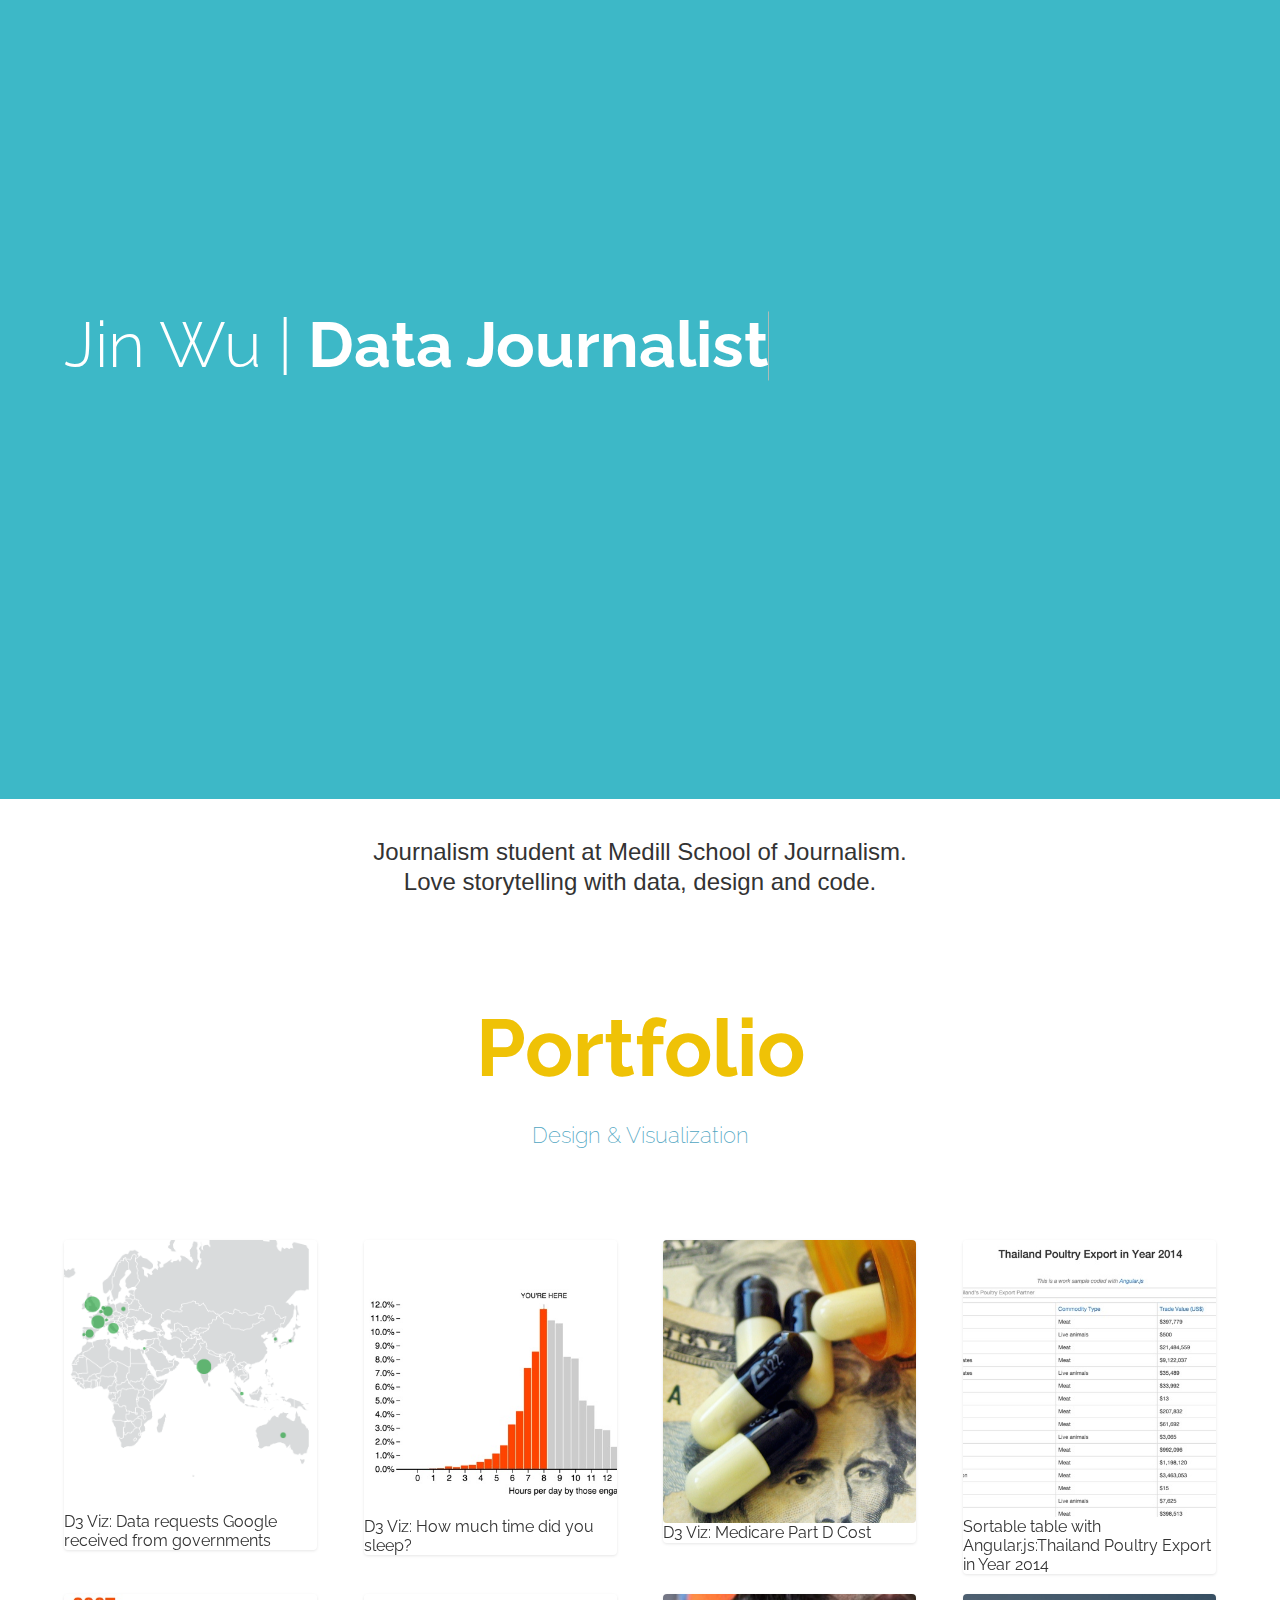
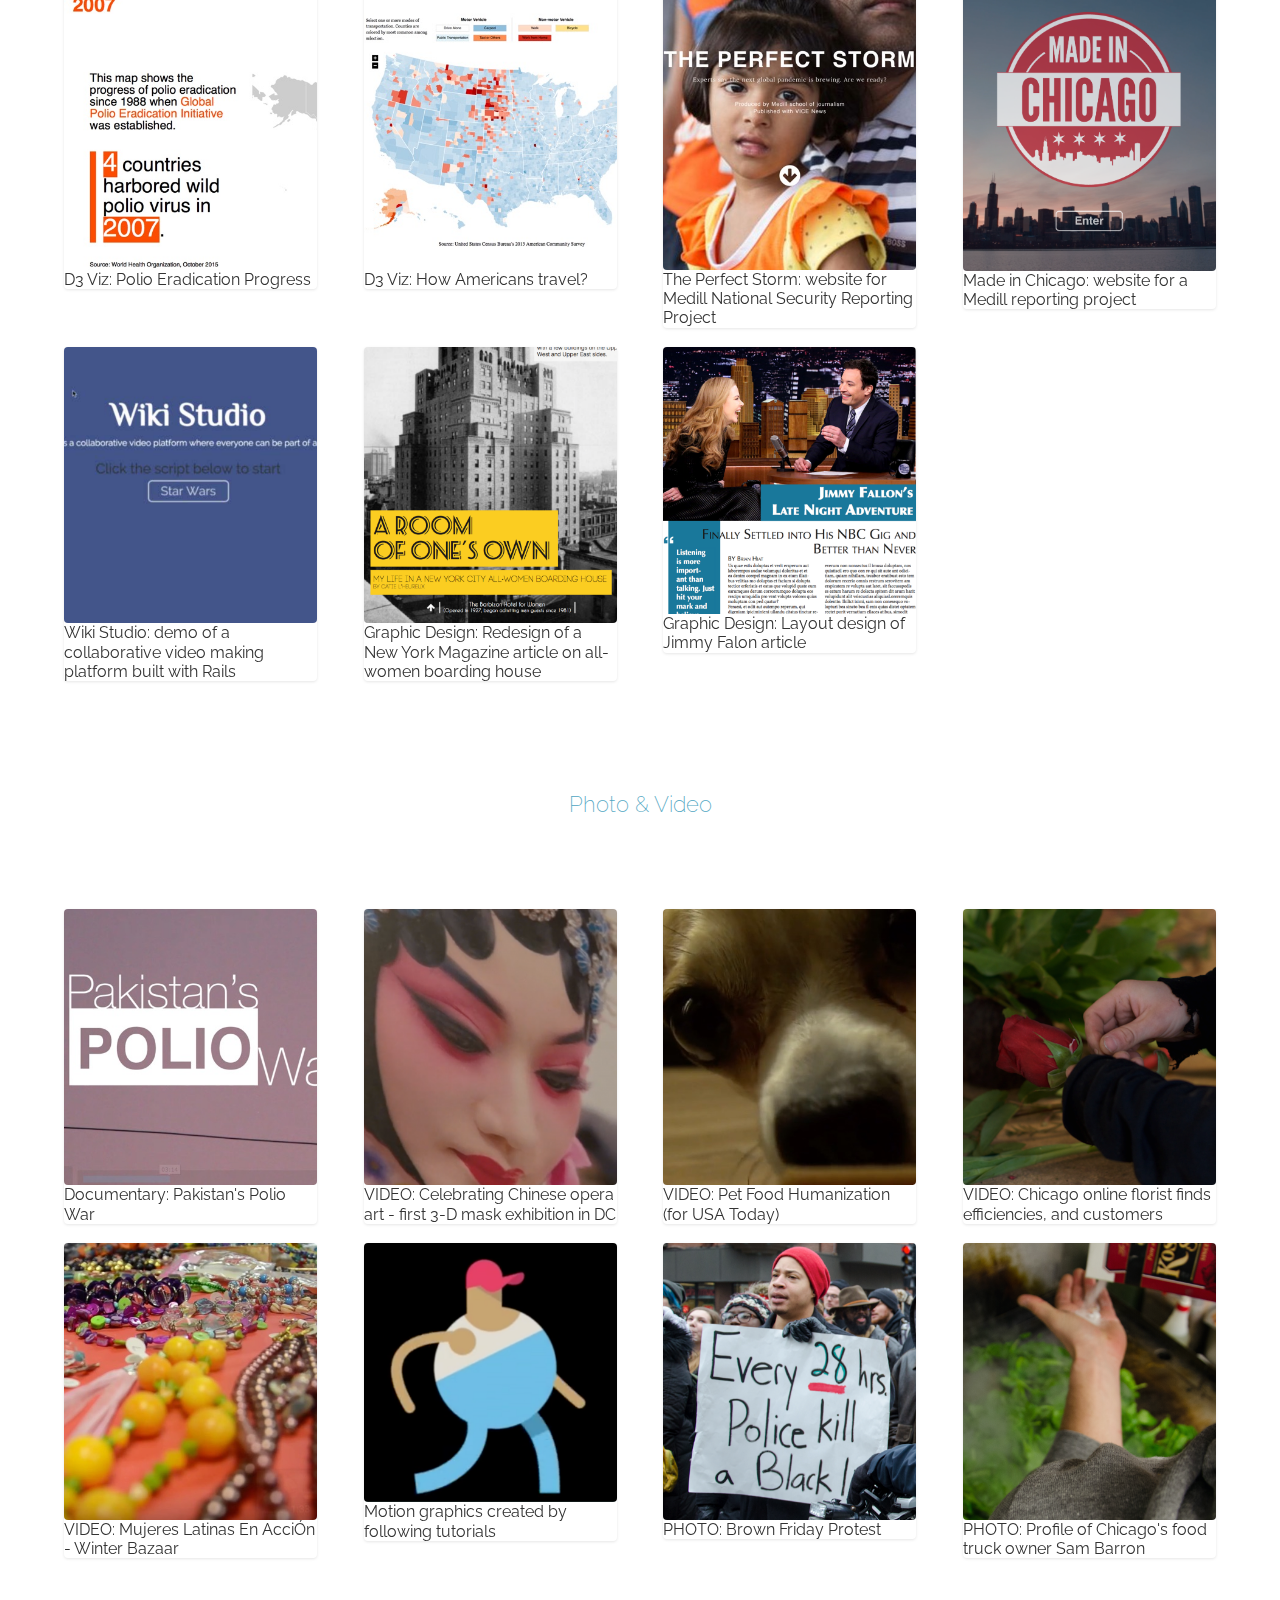
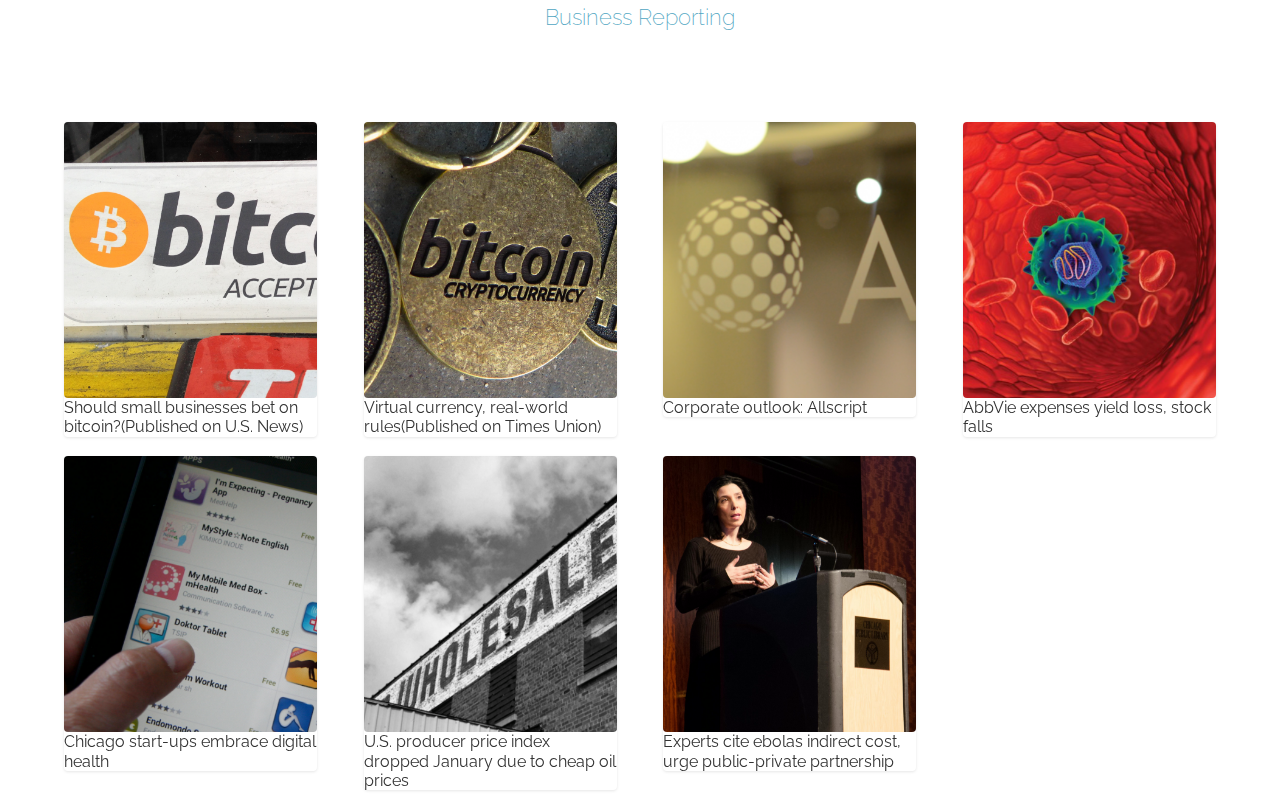
<file: index.html>
<DOCTYPE html>
<html>
  <head>
  	<meta name="viewport" content="width=device-width" />
  	<title>Jin Wu</title>
    <link rel="stylesheet" type="text/css" href="style.css">
    <link rel="stylesheet" type="text/css" href="css/main.css">
    <link rel="stylesheet" type="text/css" href="css/reset.css"> <!-- CSS reset -->
        
    <script src="js/modernizr.js"></script> <!-- Modernizr -->
    <link rel="stylesheet" type="text/css" href="css/normalize.css" />
    <link rel="stylesheet" type="text/css" href="css/font-awesome-4.4.0/css/font-awesome.min.css" />
    <link rel="stylesheet" type="text/css" href="css/demo.css" />
    <link href='http://fonts.googleapis.com/css?family=Source+Sans+Pro:300,400,700' rel='stylesheet' type='text/css'>
    <style type="text/css" media="screen">
      .button {
        font-size:1.3em;
        font-weight: bold;
        display: inline-block;
        padding: .5em 2em;
        border: 2px solid #fff;
        color: #fff;
        text-align: center;
        text-decoration: none;
        outline: none;
        transition: all .7s;
        margin-top:3em;
      }
      .button:hover {
        background-color: rgba(255,255,255,.3);
        border-radius: 30px;
      }

      .social {
        margin:20px;
      }

      .social a {
        margin:5px;
      }

      .rights {
        padding-bottom: 20px;
      }

     #firstpage {
        padding-top: 20%;
        padding-bottom: 30%;
      }

      #introduction {
        padding-top: 3%;
        padding-left: 10%;
        padding-right: 10%;
        padding-bottom: 3%;
        text-align: center;
        font-size: 1.5em;
        line-height: 30px;
        font-family: helvetica;
        font-weight: 300;
      }
      
    </style>
  </head>
  <body>
      <section class="cd-intro" style="background-color:#3db8c7">
        <h1 id="head" class="cd-headline letters type">
          <div id="firstpage">
          <span style="color:white">Jin Wu | </span> 
          <span class="cd-words-wrapper waiting">
            <b class="is-visible">Data Journalist</b>
            <b>Business Reporter</b>
            <b>Web Designer</b>
          </span>
        </div>
        </h1> 

      </section>

      <section id="introduction">
        <p>Journalism student at Medill School of Journalism.</br>Love storytelling with data, design and code.</p>
        <p></p>

      </section>
        
      <div class="cd-gallery-container">
        <h1 id="head2" style="color:#EFC206;font-size:5rem;text-align:center;font-weight:bold;margin-bottom:0">Portfolio</h1>
        <div id="explanation" style="color: #50A6C2;margin:0 auto;padding: 1.2em 0 1.2em 0;font-size:1.4rem;text-align:left;font-weight:200;line-height: 1.2;width:50%">
        <p style="text-align:center;">Design & Visualization</p>
       <!--  <p style="text-align:center;color:black;opacity:0.8;font-size:0.8em;"></p> -->
        </div>

          <ul class="cd-gallery cd-container">
            <li>
              <ul class="cd-item-wrapper">
                <li data-type="red" class="is-visible">
                  <a href="google-government-request/index.html" target="_blank"><img src="img/google.png" alt="thumbnail"></a>
                  <p>D3 Viz: Data requests Google received from governments</p>
                </li>
              </ul>
            </li>

            <li>
              <ul class="cd-item-wrapper">
                <li data-type="red" class="is-visible">
                  <a href="slider-interactive/index.html" target="_blank"><img src="img/sleeping.jpg" alt="thumbnail"></a>
                  <p>D3 Viz: How much time did you sleep?</p>
                </li>
              </ul>
            </li>

            <li>
              <ul class="cd-item-wrapper">
                <li data-type="red" class="is-visible">
                  <a href="medicarepartd/index.html" target="_blank"><img src="img/medicare.png" alt="thumbnail"></a>
                  <p>D3 Viz: Medicare Part D Cost</p>
                </li>
              </ul>
            </li>

             <li>
              <ul class="cd-item-wrapper">
                <li data-type="red" class="is-visible">
                  <a href="sortable_data_with_Angular/index.html" target="_blank"><img src="img/thailand.jpg" alt="thumbnail"></a>
                  <p>Sortable table with Angular.js:Thailand Poultry Export in Year 2014</p>
                </li>
              </ul>
            </li>

            <li>
              <ul class="cd-item-wrapper">
                <li data-type="red" class="is-visible">
                  <a href="polio_eradication_d3/index.html" target="_blank"><img src="img/polio_map.jpg" alt="thumbnail"></a>
                  <p>D3 Viz: Polio Eradication Progress</p>
                </li>
              </ul>
            </li>

             <li>
              <ul class="cd-item-wrapper">
                <li data-type="red" class="is-visible">
                  <a href="map_american_travel/index.html" target="_blank"><img src="img/work.jpg" alt="thumbnail"></a>
                  <p>D3 Viz: How Americans travel?</p>
                </li>
              </ul>
            </li>

            <li>
              <ul class="cd-item-wrapper">
                <li data-type="red" class="is-visible">
                  <a href="http://nationalsecurityzone.medill.northwestern.edu/pandemic/index.html" target="_blank"><img src="img/nacsec.jpg" alt="thumbnail"></a>
                  <p>The Perfect Storm: website for Medill National Security Reporting Project</p>
                </li>
              </ul>
            </li>

            <li>
              <ul class="cd-item-wrapper">
                <li data-type="red" class="is-visible">
                  <a href="http://medillnews847.com/madeinchicago/" target="_blank"><img src="img/madeinchicago.png" alt="thumbnail"></a>
                  <p>Made in Chicago: website for a Medill reporting project</p>
                </li>
              </ul>
            </li>

            <li>
              <ul class="cd-item-wrapper">
                <li data-type="red" class="is-visible">
                  <a href="https://projects.knightlab.com/projects/wiki-studio" target="_blank"><img src="img/wikistudio.png" alt="thumbnail"></a>
                  <p>Wiki Studio: demo of a collaborative video making platform built with Rails</p>
                </li>

              </ul>
            </li>


            <li>
              <ul class="cd-item-wrapper">
                <li data-type="red" class="is-visible">
                  <a href="img/Jin_Wu_NY Magazine.pdf" target="_blank"><img src="img/newyork.png" alt="thumbnail"></a>
                  <p>Graphic Design: Redesign of a New York Magazine article on all-women boarding house</p>
                </li>

              </ul>
            </li>

             <li>
              <ul class="cd-item-wrapper">
                <li data-type="red" class="is-visible">
                  <a href="img/jimmy.pdf" target="_blank"><img src="img/jimmy.png" alt="thumbnail"></a>
                  <p>Graphic Design: Layout design of Jimmy Falon article</p>
                </li>

              </ul>
            </li>

            <!--  <li>
              <ul class="cd-item-wrapper">
                <li data-type="red" class="is-visible">
                  <a href="img/edgewater.pdf" target="_blank"><img src="img/edgewater.png" alt="thumbnail"></a>
                  <p>Graphic Design: Poster introducing Chicago's Edgewater neighborhood</p>
                </li>

              </ul>
            </li> -->


          </ul> 
        </div> 
          </ul> 
        </div> 

        <div id="explanation" style="color: #50A6C2;margin:0 auto;padding: 1.2em 0 1.2em 0;font-size:1.4rem;text-align:left;font-weight:200;line-height: 1.2;width:50%">
        <p style="text-align:center;">Photo & Video</p>
        </div>

          <ul class="cd-gallery cd-container">
            <li>
              <ul class="cd-item-wrapper">
                <li data-type="red" class="is-visible">
                  <a href="https://player.vimeo.com/video/152208922" width="500" height="281" frameborder="0" webkitallowfullscreen mozallowfullscreen allowfullscreen target="_blank"><img src="img/polio.jpg" alt="thumbnail"></a>
                  <p>Documentary: Pakistan's Polio War</p>
                </li>
              </ul>
            </li>

            <li>
              <ul class="cd-item-wrapper">
                <li data-type="red" class="is-visible">
                  <a href="http://medilldc.net/2015/08/celebrating-chinese-opera-art-first-3-d-mask-exhibition-in-dc/#sthash.1ObiA1YS.dpbs" target="_blank"><img src="img/opera.png" alt="thumbnail"></a>
                  <p>VIDEO: Celebrating Chinese opera art &#45; first 3-D mask exhibition in DC</p>
                </li>
              </ul>
            </li>

            <li>
              <ul class="cd-item-wrapper">
                <li data-type="red" class="is-visible">
                  <a href="https://vimeo.com/143748022" target="_blank"><img src="img/dog.jpg" alt="thumbnail"></a>
                  <p>VIDEO: Pet Food Humanization (for USA Today)</p>
                </li>
              </ul>
            </li>   

            <li>
              <ul class="cd-item-wrapper">
                <li data-type="red" class="is-visible">
                  <a href="http://news.medill.northwestern.edu/chicago/video-chicago-online-florist-finds-efficiencies-and-customers/" target="_blank"><img src="img/flower.png" alt="thumbnail"></a>
                  <p>VIDEO: Chicago online florist finds efficiencies, and customers</p>
                </li>
              </ul>
            </li>

            <li>
              <ul class="cd-item-wrapper">
                <li data-type="red" class="is-visible">
                  <a href="https://youtu.be/HLX4MoxjtnQ" target="_blank"><img src="img/latinas.jpg" alt="thumbnail"></a>
                  <p>VIDEO: Mujeres Latinas En Acci&#211n &#45 Winter Bazaar</p>
                </li>
              </ul>
            </li>           

            <li>
              <ul class="cd-item-wrapper">
                <li data-type="red" class="is-visible">
                  <a href="motiongraphic.html" target="_blank"><img src="img/motion.png" alt="thumbnail"></a>
                  <p>Motion graphics created by following tutorials</p>
                </li>
              </ul>
            </li>

            <li>
              <ul class="cd-item-wrapper">
                <li data-type="red" class="is-visible">
                  <a href="brownfriday/index.html" target="_blank"><img src="img/brown.png" alt="thumbnail"></a>
                  <p>PHOTO: Brown Friday Protest</p>
                </li>
              </ul>
            </li>

            <li>
              <ul class="cd-item-wrapper">
                <li data-type="red" class="is-visible">
                  <a href="foodtruck/index.html" target="_blank"><img src="img/food.png" alt="thumbnail"></a>
                  <p>PHOTO: Profile of Chicago's food truck owner Sam Barron</p>
                </li>
              </ul>
            </li>

            

          </ul> <!-- cd-gallery
        <!-- </div> --> <!-- cd-gallery-container -->     


        <div id="explanation" style="color: #50A6C2;margin:0 auto;padding: 1.2em 0 1.2em 0;font-size:1.4rem;text-align:left;font-weight:200;line-height: 1.2;width:50%">
        <p style="text-align:center;">Business Reporting</p>
        </div>

          <ul class="cd-gallery cd-container">
            <li>
              <ul class="cd-item-wrapper">
                <li data-type="red" class="is-visible">
                  <a href="http://www.usnews.com/news/articles/2015/08/11/should-small-businesses-bet-on-bitcoin" target="_blank"><img src="img/bitcoin.png" alt="thumbnail"></a>
                  <p>Should small businesses bet on bitcoin?<em>(Published on U.S. News)</em></p>
                </li>

              </ul>
            </li>

            <li>
              <ul class="cd-item-wrapper">
                <li data-type="red" class="is-visible">
                  <a href="http://www.timesunion.com/tuplus-business/article/Virtual-currency-real-world-rules-6473506.php" target="_blank"><img src="img/bitlicense.png" alt="thumbnail"></a>
                  <p>Virtual currency, real-world rules<em>(Published on Times Union)</em></p>
                </li>

              </ul>
            </li>

            <li>
              <ul class="cd-item-wrapper">
                <li data-type="red" class="is-visible">
                  <a href="http://news.medill.northwestern.edu/chicago/allscripts-still-lags-amid-healthcare-technology-rise/" target="_blank"><img src="img/allscript.png" alt="thumbnail"></a>
                  <p>Corporate outlook: Allscript</p>
                </li>

              </ul>
            </li>

            <li>
              <ul class="cd-item-wrapper">
                <li data-type="red" class="is-visible">
                  <a href="http://news.medill.northwestern.edu/chicago/abbvie-expenses-yield-loss-stock-falls/" target="_blank"><img src="img/abbvie.png" alt="thumbnail"></a>
                  <p>AbbVie expenses yield loss, stock falls</p>
                </li>

              </ul>
            </li>


            <li>
              <ul class="cd-item-wrapper">
                <li data-type="red" class="is-visible">
                  <a href="http://news.medill.northwestern.edu/chicago/chicago-start-ups-embrace-digital-health/" target="_blank"><img src="img/digital_health.png" alt="thumbnail"></a>
                  <p>Chicago start-ups embrace digital health</p>
                </li>

              </ul>
            </li>

            <li>
              <ul class="cd-item-wrapper">
                <li data-type="red" class="is-visible">
                  <a href="http://news.medill.northwestern.edu/chicago/u-s-producer-price-index-dropped-january-due-to-cheap-oil-prices/" target="_blank"><img src="img/PPI.png" alt="thumbnail"></a>
                  <p>U.S. producer price index dropped January due to cheap oil prices</p>
                </li>

              </ul>
            </li>


            <li>
              <ul class="cd-item-wrapper">
                <li data-type="red" class="is-visible">
                  <a href="http://news.medill.northwestern.edu/chicago/experts-cite-ebolas-indirect-cost-urge-public-private-partnerships/" target="_blank"><img src="img/ebola.png" alt="thumbnail"></a>
                  <p>Experts cite ebolas indirect cost, urge public-private partnership</p>
                </li>

              </ul>
            </li>
          




          </ul> 

        </div> 

        </div>    
      

     
      <footer style="background-color:#3db8c7;text-align:center">
     <!--  <a class="button" href="JinWu_resume.pdf" target="_blank" style="margin-bottom:3%;">Resume</a> -->
      </footer> 

      <!-- <script src="js/jquery-2.1.1.js"></script> -->
      <script src="http://code.jquery.com/jquery-1.11.3.min.js"></script>
      <script src="js/main.js"></script> 
      <script src="js/filter.js"></script>
      <script src="js/classie.js"></script>
      <script src="js/particleslider-current.min.js"></script>


  </body>
</html>
</file>
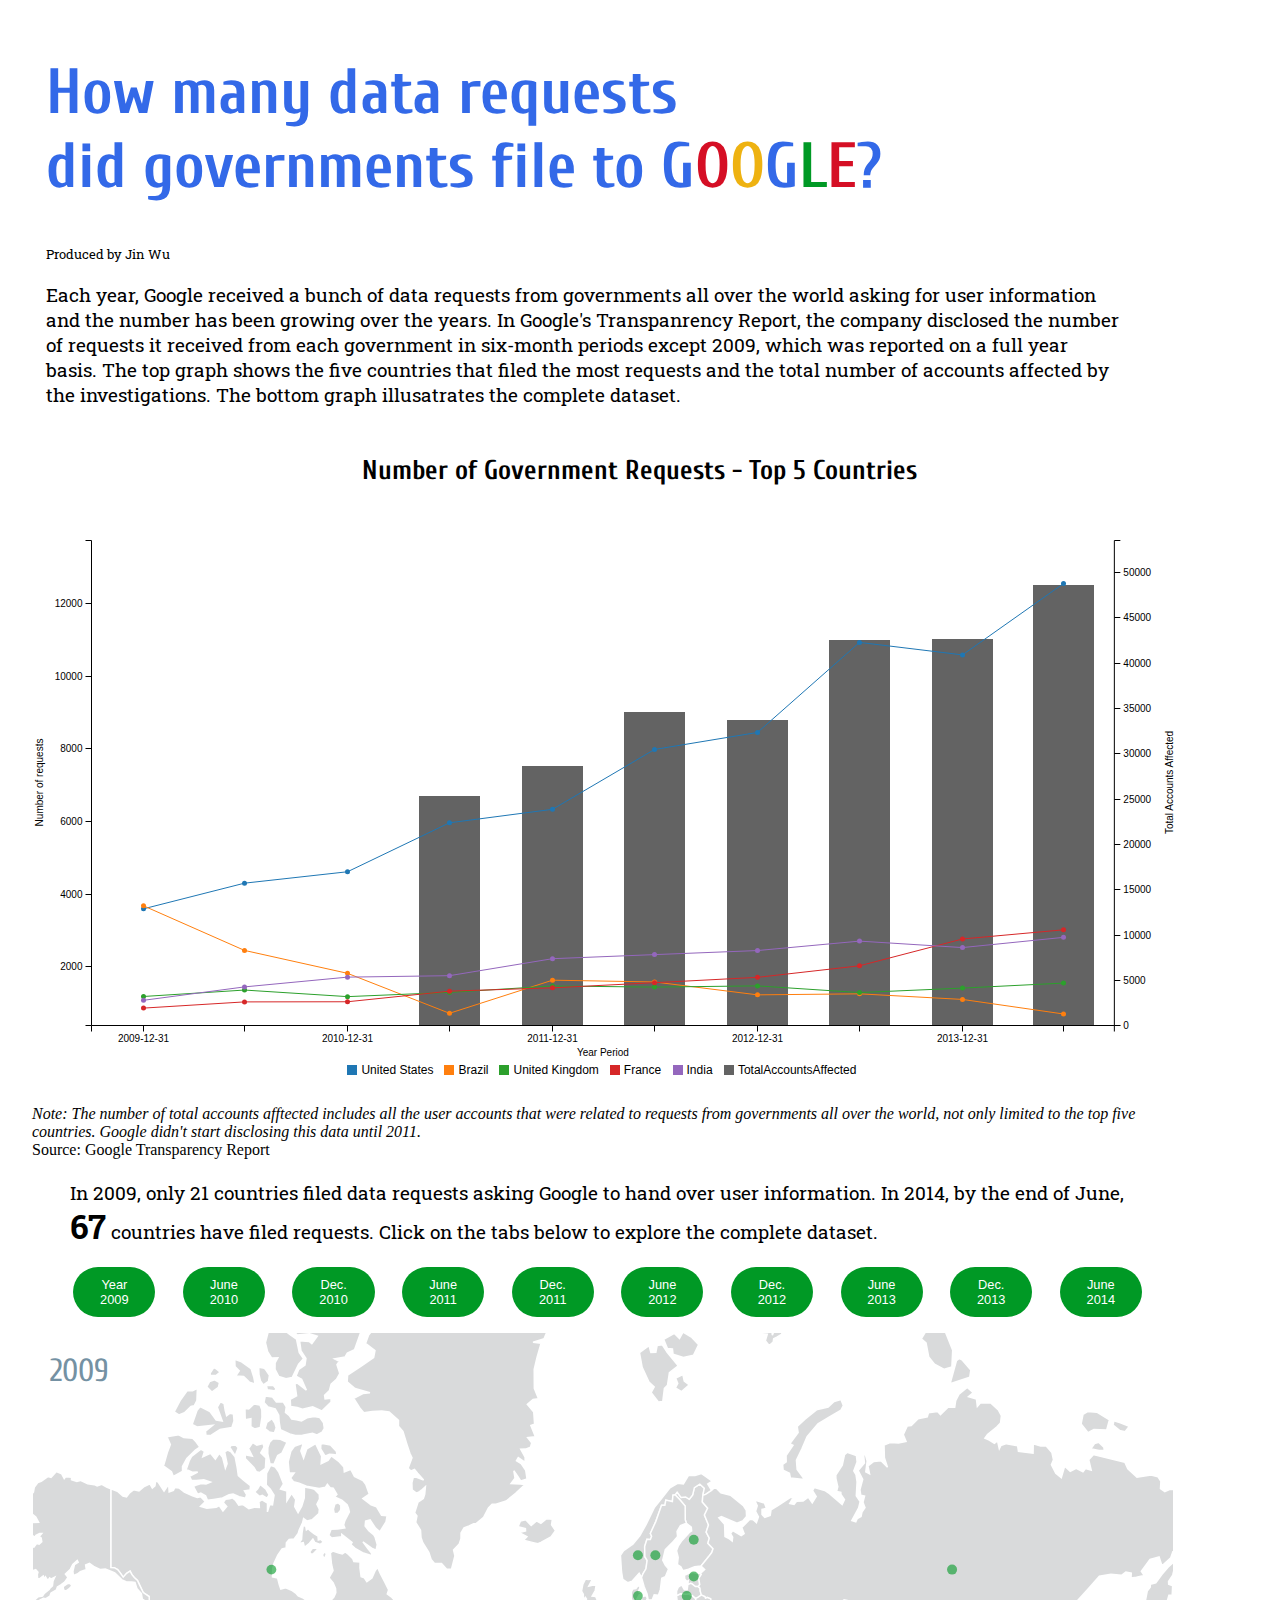
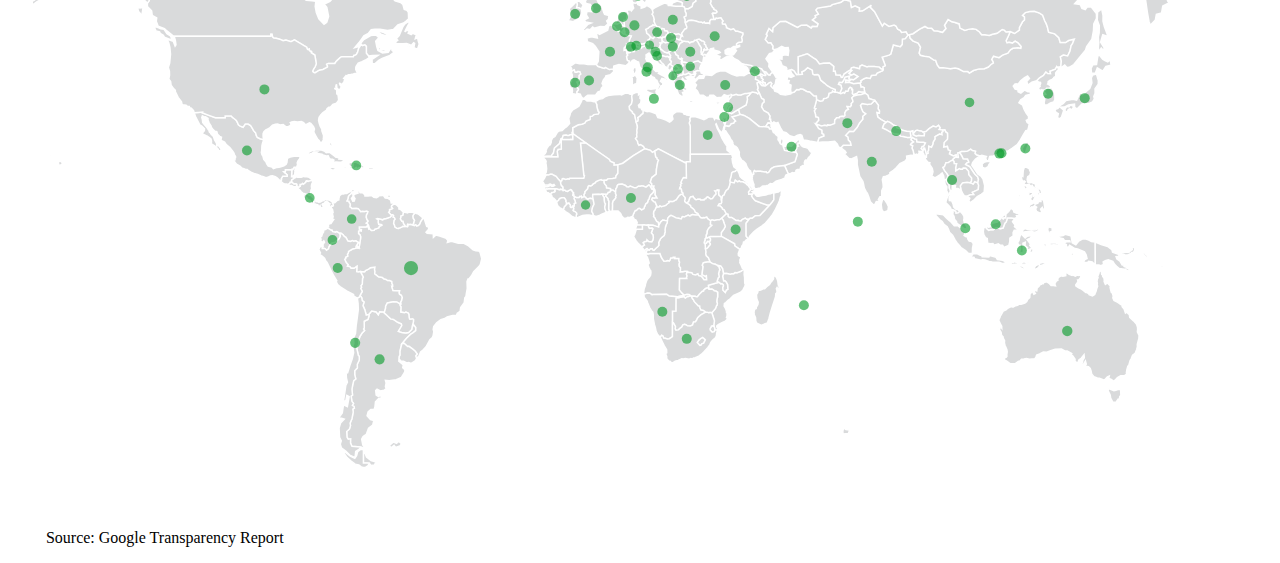
<file: google-government-request/index.html>
<!DOCTYPE html>
<html>
<head>
  <meta charset="utf-8">
  <script src="d3.min.js"></script>
  <script src="c3.min.js"></script>
  <script src="http://d3js.org/topojson.v1.min.js"></script>
  <script src="d3-tip.js"></script>
<!-- <script src="d3.slider.js"></script>
<script src="https://raw.github.com/fryn/html5slider/master/html5slider.js"></script> -->

<!-- Load c3.css -->
  <link href="c3.css" rel="stylesheet" type="text/css">
  <!-- <link rel="stylesheet" href="d3.slider.css" />  -->
   <!-- Google fonts here -->
   <link href='http://fonts.googleapis.com/css?family=Cuprum:400,700' rel='stylesheet' type='text/css'>
  <link href='http://fonts.googleapis.com/css?family=Roboto+Slab:300' rel='stylesheet' type='text/css'>

    <style>
  /*  .wrapper {
      width: 800px;
      margin-left: auto;
      margin-right: auto;
    }
    .wrapper > div {
      margin: 35px 0;
    }*/

    .title1 {
      font-family: Cuprum, san-serif;
      font-size: 4em;
      color:#3369E8;
      padding-left: 3%;
      padding-top: 1%;
    }

    .title2 {
      font-family:'Roboto Slab', serif;
      font-size: 1.2em;
      padding-left: 3%;
      padding-bottom: 1%;
      width: 85%;

    }

    button {
      color: white;
      border-radius: 28px;
      border: #009925;
      font-family: helvetica;
      font-size:0.8em;
      background: #009925;
      padding: 10px 20px 10px 20px;
      text-decoration: none;
      width:7%;
      }

     button:hover {
    background:#8BA870;
    }

      #chart {
        padding: 1%;
        width:90%;
        height:550px;
      }

    #dataViz {
      padding: 2%;
      padding-top: 5%;
    }

    ul li{
      display:inline;
    }

    /* Tooltip CSS */
    .d3-tip {
    line-height: 1.5;
    font-weight: 400;
    font-family:"avenir next", Arial, sans-serif;
    padding: 6px;
    background: rgba(0, 0, 0, 0.6);
    color: #FFA500;
    border-radius: 1px;
    pointer-events: none;
    }

    /* Creates a small triangle extender for the tooltip */
    .d3-tip:after {      
      box-sizing: border-box;
      display: inline;
      font-size: 8px;
      width: 100%;
      line-height: 1.5;
      color: rgba(0, 0, 0, 0.6);
      position: absolute;
      pointer-events: none;
    }

    /* Northward tooltips */
    .d3-tip.n:after {
      content: "\25BC";
      margin: -1px 0 0 0;
      top: 100%;
      left: 0;
      text-align: center;
    }

    /* Eastward tooltips */
    .d3-tip.e:after {
      content: "\25C0";
      margin: -4px 0 0 0;
      top: 50%;
      left: -8px;
    }

    /* Southward tooltips */
    .d3-tip.s:after {
      content: "\25B2";
      margin: 0 0 1px 0;
      top: -8px;
      left: 0;
      text-align: center;
    }

    /* Westward tooltips */
    .d3-tip.w:after {
      content: "\25B6";
      margin: -4px 0 0 -1px;
      top: 50%;
      left: 100%;
    }

    .circle:hover{
      stroke: rgb(0, 0, 0); 
      stroke-width: 1px;
    }
    .details{
      color: white;
      /*font-weight: 600;*/
    }

    #LineTitle {
      padding-left: 28%;
      font-size: 1.7em;
      font-family: Cuprum, san-serif;
    }

    #mapDescription {
      font-family:'Roboto Slab', serif;
      font-size: 1.2em;
      width: 90%;
      padding-left: 3%;
    }

    #credit {
      font-family:'Roboto Slab', serif;
      font-size: 0.8em;
      width: 90%;
      padding-left: 3%;
    }

    #time {
      font-family: Cuprum, san-serif;
      font-size: 2em;
      color:#7491A3;
      position:absolute;
      top:1320px;
      left:50px;
    }

  </style>
  </head>

<body>

<div class="container">
  <h1 class="title1">How many data requests</br>did governments file to G<span style="color:#D50F25">O</span><span style="color:#EEB211">O</span>G<span style="color:#009925">L</span><span style="color:#D50F25">E</span>?</h1>
  <p id="credit">Produced by Jin Wu</p>
  <p class="title2">Each year, Google received a bunch of data requests from governments all over the world asking for user information and the number has been growing over the years. In Google's Transpanrency Report, the company disclosed the number of requests it received from each government in six-month periods except 2009, which was reported on a full year basis. The top graph shows the five countries that filed the most requests and the total number of accounts affected by the investigations. The bottom graph illusatrates the complete dataset.</p>
  
</div>
  <h4 id="LineTitle">Number of Government Requests - Top 5 Countries</h4>

<div id="chart">

  <script type="text/javascript">

  var chart = c3.generate( {
    height: 1000,
    bindto:"#chart",
    data: {
      x:'x',
      columns: [
        // ['date','2009.12','2010.06','2010.12','2011.06','2011.12','2012.06','2012.12','2013.06','2013.12','2014.06'],
        ['x','2009-12-31','2010-06-30','2010-12-31','2011-06-30','2011-12-31','2012-06-30','2012-12-31','2013-06-30','2013-12-31','2014-06-30'],
        ['United States',3580,4287,4601,5950,6321,7969,8438,10918,10574,12539],
        ['Brazil',3663,2435,1804,703,1615,1566,1211,1239,1085,684],
        ['United Kingdom',1166,1343,1162,1279,1455,1425,1458,1274,1397,1535],
            ['France',846,1017,1021,1312,1404,1546,1693,2011,2750,3002],
            ['India',1061,1430,1699,1739,2207,2319,2431,2691,2513,2794],

        ['TotalAccountsAffected',0,0,0,25342,28562,34615,33634,42500,42648,48615],
      ],
      type:'line',
      types: {
        TotalAccountsAffected: 'bar',
      },
      colors: {
            TotalAccountsAffected: '#636363',
      }, 
      axes: {
        TotalAccountsAffected: 'y2',
      }
  },
  axis: {
    x: {
        type: 'timeseries',
        // categories: ['2009.12','2010.06','2010.12','2011.06','2011.12','2012.06','2012.12','2013.06','2013.12','2014.06']
        tick: {
          format: '%Y-%m-%d'
        },
      label: {
        text:'Year Period',
        position:'outer-center',
      }
    },
    y: {
      padding: {bottom:13},
      label: {
        text: 'Number of requests',
        position: 'outer-middle',
      }
    },
    y2: {
      show: true,
      padding: {bottom:0},
      // max: 50000,
      // min:5000,
      label: {
        text: 'Total Accounts Affected',
        position: 'outer-middle',
      }
    }
  }
  
});
</script>

<p style="padding-left:1%;"><em>Note: The number of total accounts afftected includes all the user accounts that were related to requests from governments all over the world, not only limited to the top five countries. Google didn't start disclosing this data until 2011.</em></br>Source: Google Transparency Report</p>
</div>

<div id="dataViz">
  <p id="mapDescription">In 2009, only 21 countries filed data requests asking Google to hand over user information. In 2014, by the end of June, <span style="font-size: 1.7em;"><strong>67</strong></span> countries have filed requests. Click on the tabs below to explore the complete dataset.</p>
  <!-- <input id="slider" type="range" min="1987" max="2010" value="1987" step="1" />
  <span id="range">2009</span> -->
  <ul>
    <li><button id="goto2009">Year 2009</button></li>
    <li><span style="padding-left:2%;padding-right:1%"><button id="goto201006">June 2010</span></button></li>
    <li><span style="padding-left:1%;padding-right:1%"><button id="goto201012">Dec. 2010</button></span></li>
    </li><span style="padding-left:1%;padding-right:1%"><button id="goto201106">June 2011</button></span></li>
    <li><span style="padding-left:1%;padding-right:1%"><button id="goto201112">Dec. 2011</button></span></li>
    <li><span style="padding-left:1%;padding-right:1%"><button id="goto201206">June 2012</button></span></li>
    <li><span style="padding-left:1%;padding-right:1%"><button id="goto201212">Dec. 2012</button></span></li>
    <li><span style="padding-left:1%;padding-right:1%"><button id="goto201306">June 2013</button></span></li>
    <li><span style="padding-left:1%;padding-right:1%"><button id="goto201312">Dec. 2013</button></span></li>
    <li><span style="padding-left:1%;padding-right:1%"><button id="goto201406">June 2014</button></span></li>
  </ul>

<p id="time">2009</p>
<!-- for future sliders -->

  <!-- <div class="wrapper">
    <div id="slider7"></div>
    <div id="slider10"></div>
  </div> -->
</div>
<!-- 
// onload = function() {
//   var $ = function(id) { return document.getElementById(id); };
//   $('slider').oninput = function() { $('range').innerHTML = this.value; };
//   $('slider').oninput();
// }; -->
</script>

<script>
    // d3.select('#slider7').call(d3.slider().axis(true).min(2009).max(2014.6).step(0.5));
       // d3.select('#slider10').call(d3.slider().scale(d3.time.scale().domain([new Date(2009,6,30), new Date(2014,6,30)])).axis(d3.svg.axis()));


// var dateScale, sliderScale, slider
// var orderedColumns = [],
//     currentFrame = 0,
//     interval,
//     frameLength = 500,
//     isPlaying - false;

// var sliderMargin = 65;

// Set tooltips
var axis = d3.svg.axis().orient("top").ticks(4);
    
    // d3.select('#slider').call(d3.slider().axis(true).min(2009).max(2014).step(10));


var tip = d3.tip()
            .attr('class', 'd3-tip')
            .offset([-10, 0])
            .html(function(d) {
              // return d.name + " has <br>" + d.value + " stateless people";
              return "<strong>Country: </strong><span class='details'>" + d.Country + "<br></span>" + "<strong>Number of Requests: </strong><span class='details'>" + d.Requests +"</span>";
            })
// Set margin, with and height
var margin = {top: 20, right: 30, bottom: 30, left: 30},
            width = 1200 - margin.left - margin.right,
            height = 800 - margin.top - margin.bottom;  
// Set projection 
var projection = d3.geo.mercator()
                   .scale(200)
                   .translate( [width / 2, height / 1.5]);
// Set path
var path = d3.geo.path().projection(projection);
// Setsvg and then give it a class called map
var svg = d3.select("#dataViz")
            .append("svg")
            .attr("width", width)
            .attr("height", height)
            .append('g')
            .attr('class', 'map');
// Call tooltips
svg.call(tip);

d3.json("world_countries.json", function(data){
      // Binding geodata
      var map = svg.selectAll('path')
                           .data(data.features)
                           .enter()
                           .append('path')
                           .attr('d', path)
                           .style('fill', '#c9cbcd')
                           .style('opacity','0.7')
                           .style('stroke', 'white')
                           .style('stroke-width', 1.5);
      // Bubbles data
      var requests = [
{
  "Country":"Albania",
  "location": [41.0000,20.0000],
  "Requests":0
},
{
  "Country":"Argentina",
  "location" : [-34.0000,-64.0000],
  "Requests":98
},
{
  "Country":"Australia",
  "location" : [-27.0000,133.0000],
  "Requests":155
},
{
  "Country":"Austria",
  "location": [47.3333,13.3333],
  "Requests":0
},
{
  "Country":"Belgium",
  "location" : [50.8333,4.0000],
  "Requests":67
},
{
  "Country":"Brazil",
  "location" : [-10.0000,-55.0000],
  "Requests":3663
},
{
  "Country":"Bulgaria",
  "location": [43.0000,25.0000],
  "Requests":0
},
{
  "Country":"Côte d'Ivoire",
  "location": [8.0000,-5.0000],
  "Requests":0
},
{
  "Country":"Canada",
  "location" : [60.0000,-95.0000],
  "Requests":41
},
{
  "Country":"Chile",
  "location" : [-30.0000,-71.0000],
  "Requests":110
},
{
  "Country":"China",
  "location": [35.0000,105.0000],
  "Requests":0
},
{
  "Country":"Colombia",
  "location": [4.0000,-72.0000],
  "Requests":0
},
{
  "Country":"Costa Rica",
  "location": [10.0000,-84.0000],
  "Requests":0
},
{
  "Country":"Croatia",
  "location": [45.1667,15.5000],
  "Requests":0
},
{
  "Country":"Czech Republic",
  "location": [49.7500,15.5000],
  "Requests":0
}, 
{
  "Country":"Denmark",
  "location": [56.0000,10.0000],
  "Requests":0
},
{
  "Country":"Dominican Republic",
  "location": [19.0000,-70.6667],
  "Requests":0
},
{
  "Country":"Ecuador",
  "location": [-2.0000,-77.5000],
  "Requests":0
},
{
  "Country":"Egypt",
  "location": [27.0000,30.0000],
  "Requests":0
},
{
  "Country":"Estonia",
  "location": [59.0000,26.0000],
  "Requests":0
},
{
  "Country":"Finland",
  "location": [64.0000,26.0000],
  "Requests":0
},
{
  "Country":"France",
  "location" : [46.0000,2.0000],
  "Requests":846
},
{
  "Country":"Georgia",
  "location": [42.0000,43.5000],
  "Requests":0
},
{
  "Country":"Germany",
  "location" : [51.0000,9.0000],
  "Requests":458
},
{
  "Country":"Greece",
  "location": [39.0000,22.0000],
  "Requests":0
},
{
  "Country":"Hong Kong",
  "location" : [22.2500,114.1667],
  "Requests":0
},
{
  "Country":"Hungary",
  "location": [47.0000,20.0000],
  "Requests":0
},
{
  "Country":"India",
  "location" : [20.0000,77.0000],
  "Requests":1061
},
{
  "Country":"Indonesia",
  "location": [-5.0000,120.0000],
  "Requests":0
},
{
  "Country":"Ireland",
  "location": [53.0000,-8.0000],
  "Requests":0
},
{
  "Country":"Israel",
  "location" : [31.5000,34.7500],
  "Requests":30
},
{
  "Country":"Italy",
  "location" : [42.8333,12.8333],
  "Requests":550
},
{
  "Country":"Japan",
  "location" : [36.0000,138.0000],
  "Requests":44
},
{
  "Country":"Kenya",
  "location": [1.0000,38.0000],
  "Requests":0
},
{
  "Country":"Kosovo",
  "location": [42.463486,21.468315],
  "Requests":0
},
{
  "Country":"Lebanon",
  "location": [33.8333,35.8333],
  "Requests":0
},
{
  "Country":"Liechtenstein",
  "location": [47.1667,9.5333],
  "Requests":0
},
{
  "Country":"Lithuania",
  "location": [56.0000,24.0000],
  "Requests":0
},
{
  "Country":"Luxembourg",
  "location": [49.7500,6.1667],
  "Requests":0
},
{
  "Country":"Macau",
  "location": [22.1667,113.5500],
  "Requests":0
},
{
  "Country":"Malaysia",
  "location": [2.5000,112.5000],
  "Requests":0
},
{
  "Country":"Maldives",
  "location": [3.2500,73.0000],
  "Requests":0
},
{
  "Country":"Malta",
  "location": [35.8333,14.5833],
  "Requests":0
},
{
  "Country":"Mauritius",
  "location": [-20.2833,57.5500],
  "Requests":0
},
{
  "Country":"Mexico",
  "location": [23.0000,-102.0000],
  "Requests":0
},
{
  "Country":"Namibia",
  "location": [-22.0000,17.0000],
  "Requests": 0
},
{
  "Country":"Nepal",
  "location": [28.0000,84.0000],
  "Requests": 0
},
{
  "Country":"Netherlands",
  "location" : [52.5000,5.7500],
  "Requests":67
},
{
  "Country":"New Zealand",
  "location" : [-41.0000,174.0000],
  "Requests":0
},
{
  "Country":"Nigeria",
  "location" : [10.0000,8.0000],
  "Requests":0
},
{
  "Country":"Norway",
  "location" : [62.0000,10.0000],
  "Requests":0
},
{
  "Country":"Pakistan",
  "location" : [30.0000,70.0000],
  "Requests":0
},
{
  "Country":"Peru",
  "location" : [-10.0000,-76.0000],
  "Requests":0
},
{
  "Country":"Poland",
  "location" : [52.0000,20.0000],
  "Requests":86
},
{
  "Country":"Portugal",
  "location" : [39.5000,-8.0000],
  "Requests":45
},
{
  "Country":"Romania",
  "location": [46.0000,25.0000],
  "Requests":0
},
{
  "Country":"Russia",
  "location": [60.0000,100.0000],
  "Requests":0
},
{
  "Country":"Singapore",
  "location" : [1.3667,103.8000],
  "Requests":62
},
{
  "Country":"Slovakia",
  "location": [48.6667,19.5000],
  "Requests":0
},
{
  "Country":"Slovenia",
  "location": [46.0000,15.0000],
  "Requests":0
},
{
  "Country":"South Africa",
  "location": [-29.0000,24.0000],
  "Requests":0
},
{
  "Country":"South Korea",
  "location" : [37.0000,127.5000],
  "Requests":44
},
{
  "Country":"Spain",
  "location" : [40.0000,-4.0000],
  "Requests":324
},
{
  "Country":"Sweden",
  "location": [62.0000,15.0000],
  "Requests":0
},
{
  "Country":"Switzerland",
  "location" : [47.0000,8.0000],
  "Requests":42
},
{
  "Country":"Taiwan",
  "location" : [23.5000,121.0000],
  "Requests":0
},
{
  "Country":"Thailand",
  "location": [15.0000,100.0000],
  "Requests":0
},
{
  "Country":"Turkey",
  "location" : [39.0000,35.0000],
  "Requests":0
},
{
  "Country":"Ukraine",
  "location": [49.0000,32.0000],
  "Requests":0
},
{
  "Country":"United Arab Emirates",
  "location": [24.0000,54.0000],
  "Requests":0
},
{
  "Country":"United Kingdom",
  "location" : [54.0000,-2.0000],
  "Requests":1166
},
{
  "Country":"United States",
  "location" : [38.0000,-97.0000],
  "Requests":3580
},
{
  "Country":"Vatican City",
  "location": [41.9000,12.4500],
  "Requests":0
}
];
      // Draw bubbles
      svg.selectAll("circle")
        .data(requests)
        .enter()
        .append("circle")
        .attr("cx", function(d){ return projection([d.location[1], d.location[0]])[0]; } ) //projection([long, lat])[1]
        .attr("cy", function(d){ return projection([d.location[1], d.location[0]])[1]; })
        // .attr("r", function(d){ return d.value/18000;})
        .attr("r",5)
        .attr("fill", "#009925")
        .style("opacity",0.6)
        // .style("stroke","#3369E8")
        // .style('stroke-width', 0.5)
        .on('mouseover',function(d){
          tip.show(d);
          d3.select(this)
            .style("opacity", 1)
            .style("stroke","#3369E8")
            .style("stroke-width",2.5);
        })
        .on('mouseout', function(d){
          tip.hide(d);
          d3.select(this)
            .style("opacity", 0.6)
            .style("stroke","white")
            .style("stroke-width",0.5);
        })
        .transition()
        .duration(2500)
        .delay(function(d, i){
          return i * 20;
        })
        .attr("r",function(d) {
          return Math.sqrt(d.Requests/3.14);
        });
        });

// update data for June 2010
d3.select("#goto201006")
  .on("click", function() {
     document.getElementById("time").innerHTML = "June 2010";

    requests = [
{
  "Country":"Albania",
  "location": [41.0000,20.0000],
  "Requests":0
},
{
  "Country":"Argentina",
  "location": [-34.0000,-64.0000],
  "Requests":134
},
{
  "Country":"Australia",
  "location": [-27.0000,133.0000],
  "Requests":200
},
{
  "Country":"Austria",
  "location": [47.3333,13.3333],
  "Requests":0
},
{
  "Country":"Belgium",
  "location": [50.8333,4.0000],
  "Requests":71
},
{
  "Country":"Brazil",
  "location": [-10.0000,-55.0000],
  "Requests":2435
},
{
  "Country":"Bulgaria",
  "location": [43.0000,25.0000],
  "Requests":0
},
{
  "Country":"Côte d'Ivoire",
  "location": [8.0000,-5.0000],
  "Requests":0
},
{
  "Country":"Canada",
  "location" : [60.0000,-95.0000],
  "Requests":0
},
{
  "Country":"Chile",
  "location": [-30.0000,-71.0000],
  "Requests":115
},
{
  "Country":"China",
  "location": [35.0000,105.0000],
  "Requests":0
},
{
  "Country":"Colombia",
  "location": [4.0000,-72.0000],
  "Requests":0
},
{
  "Country":"Costa Rica",
  "location": [10.0000,-84.0000],
  "Requests":0
},
{
  "Country":"Croatia",
  "location": [45.1667,15.5000],
  "Requests":0
},
{
  "Country":"Czech Republic",
  "location": [49.7500,15.5000],
  "Requests":0
},
{
  "Country":"Denmark",
  "location": [56.0000,10.0000],
  "Requests":0
},
{
  "Country":"Dominican Republic",
  "location": [19.0000,-70.6667],
  "Requests":0
},
{
  "Country":"Ecuador",
  "location": [-2.0000,-77.5000],
  "Requests":0
},
{
  "Country":"Egypt",
  "location": [27.0000,30.0000],
  "Requests":0
},
{
  "Country":"Estonia",
  "location": [59.0000,26.0000],
  "Requests":0
},
{
  "Country":"Finland",
  "location": [64.0000,26.0000],
  "Requests":0
},
{
  "Country":"France",
  "location": [46.0000,2.0000],
  "Requests":1017
},
{
  "Country":"Georgia",
  "location": [42.0000,43.5000],
  "Requests":0
},
{
  "Country":"Germany",
  "location": [51.0000,9.0000],
  "Requests":668
},
{
  "Country":"Greece",
  "location": [39.0000,22.0000],
  "Requests":0
},
{
  "Country":"Hong Kong",
  "location": [22.2500,114.1667],
  "Requests":50
},
{
  "Country":"Hungary",
  "location": [47.0000,20.0000],
  "Requests":0
},
{
  "Country":"India",
  "location": [20.0000,77.0000],
  "Requests":1430
},
{
  "Country":"Indonesia",
  "location": [-5.0000,120.0000],
  "Requests":0
},
{
  "Country":"Ireland",
  "location": [53.0000,-8.0000],
  "Requests":0
},
{
  "Country":"Israel",
  "location": [31.5000,34.7500],
  "Requests":30
},
{
  "Country":"Italy",
  "location": [42.8333,12.8333],
  "Requests":651
},
{
  "Country":"Japan",
  "location": [36.0000,138.0000],
  "Requests":56
},
{
  "Country":"Kenya",
  "location": [1.0000,38.0000],
  "Requests":0
},
{
  "Country":"Kosovo",
  "location": [42.463486,21.468315],
  "Requests":0
},
{
  "Country":"Lebanon",
  "location": [33.8333,35.8333],
  "Requests":0
},
{
  "Country":"Liechtenstein",
  "location": [47.1667,9.5333],
  "Requests":0
},
{
  "Country":"Lithuania",
  "location": [56.0000,24.0000],
  "Requests":0
},
{
  "Country":"Luxembourg",
  "location": [49.7500,6.1667],
  "Requests":0
},
{
  "Country":"Macau",
  "location": [22.1667,113.5500],
  "Requests":0
},
{
  "Country":"Malaysia",
  "location": [2.5000,112.5000],
  "Requests":0
},
{
  "Country":"Maldives",
  "location": [3.2500,73.0000],
  "Requests":0
},
{
  "Country":"Malta",
  "location": [35.8333,14.5833],
  "Requests":0
},
{
  "Country":"Mauritius",
  "location": [-20.2833,57.5500],
  "Requests":0
},
{
  "Country":"Mexico",
  "location": [23.0000,-102.0000],
  "Requests":0
},
{
  "Country":"Namibia",
  "location": [-22.0000,17.0000],
  "Requests": 0
},
{
  "Country":"Nepal",
  "location": [28.0000,84.0000],
  "Requests": 0
},
{
  "Country":"Netherlands",
  "location" : [52.5000,5.7500],
  "Requests":0
},
{
  "Country":"New Zealand",
  "location" : [-41.0000,174.0000],
  "Requests":0
},
{
  "Country":"Nigeria",
  "location" : [10.0000,8.0000],
  "Requests":0
},
{
  "Country":"Norway",
  "location" : [62.0000,10.0000],
  "Requests":0
},
{
  "Country":"Pakistan",
  "location" : [30.0000,70.0000],
  "Requests":0
},
{
  "Country":"Peru",
  "location" : [-10.0000,-76.0000],
  "Requests":0
},
{
  "Country":"Poland",
  "location" : [52.0000,20.0000],
  "Requests":0
},
{
  "Country":"Portugal",
  "location": [39.5000,-8.0000],
  "Requests":73
},
{
  "Country":"Romania",
  "location": [46.0000,25.0000],
  "Requests":0
},
{
  "Country":"Russia",
  "location": [60.0000,100.0000],
  "Requests":0
},
{
  "Country":"Singapore",
  "location": [1.3667,103.8000],
  "Requests":106
},
{
  "Country":"Slovakia",
  "location": [48.6667,19.5000],
  "Requests":0
},
{
  "Country":"Slovenia",
  "location": [46.0000,15.0000],
  "Requests":0
},
{
  "Country":"South Africa",
  "location": [-29.0000,24.0000],
  "Requests":0
},
{
  "Country":"South Korea",
  "location": [37.0000,127.5000],
  "Requests":170
},
{
  "Country":"Spain",
  "location": [40.0000,-4.0000],
  "Requests":372
},
{
  "Country":"Sweden",
  "location": [62.0000,15.0000],
  "Requests":0
},
{
  "Country":"Switzerland",
  "location": [47.0000,8.0000],
  "Requests":35
},
{
  "Country":"Taiwan",
  "location": [23.5000,121.0000],
  "Requests":130
},
{
  "Country":"Thailand",
  "location": [15.0000,100.0000],
  "Requests":0
},
{
  "Country":"Turkey",
  "location": [39.0000,35.0000],
  "Requests":51
},
{
  "Country":"Ukraine",
  "location": [49.0000,32.0000],
  "Requests":0
},
{
  "Country":"United Arab Emirates",
  "location": [24.0000,54.0000],
  "Requests":0
},
{
  "Country":"United Kingdom",
  "location": [54.0000,-2.0000],
  "Requests":1343
},
{
  "Country":"United States",
  "location": [38.0000,-97.0000],
  "Requests":4287
},
{
  "Country":"Vatican City",
  "location": [41.9000,12.4500],
  "Requests":0
}
];
      // Draw bubbles
      svg.selectAll("circle")
        .data(requests)
        // .enter()
        // .append("circle")
        .transition()
        .duration(1000)
        .attr("cx", function(d){ return projection([d.location[1], d.location[0]])[0]; } ) //projection([long, lat])[1]
        .attr("cy", function(d){ return projection([d.location[1], d.location[0]])[1]; })
        .attr("r",function(d) {
          return Math.sqrt(d.Requests/3.14)})
        .attr("fill", "#009925")
        .style("opacity",0.6)
        .on('mouseover',function(d){
          tip.show(d);
          d3.select(this)
            .style("opacity", 1)
            .style("stroke","#3369E8")
            .style("stroke-width",2.5);
        })
        .on('mouseout', function(d){
          tip.hide(d);
          d3.select(this)
            .style("opacity", 0.6)
            .style("stroke","white")
            .style("stroke-width",0.5);
        });

  });

// update data for Dec. 2010
d3.select("#goto201012")
  .on("click", function() {
    document.getElementById("time").innerHTML = "December 2010";
    requests = [
{
  "Country":"Albania",
  "location": [41.0000,20.0000],
  "Requests":0
},
{
  "Country":"Argentina",
  "location": [-34.0000,-64.0000],
  "Requests":127
},
{
  "Country":"Australia",
  "location": [-27.0000,133.0000],
  "Requests":345
},
{
  "Country":"Austria",
  "location": [47.3333,13.3333],
  "Requests":0
},
{
  "Country":"Belgium",
  "location": [50.8333,4.0000],
  "Requests":85
},
{
  "Country":"Brazil",
  "location": [-10.0000,-55.0000],
  "Requests":1804
},
{
  "Country":"Bulgaria",
  "location": [43.0000,25.0000],
  "Requests":0
},
{
  "Country":"Côte d'Ivoire",
  "location": [8.0000,-5.0000],
  "Requests":0
},
{
  "Country":"Canada",
  "location" : [60.0000,-95.0000],
  "Requests":38
},
{
  "Country":"Chile",
  "location": [-30.0000,-71.0000],
  "Requests":121
},
{
  "Country":"China",
  "location": [35.0000,105.0000],
  "Requests":0
},
{
  "Country":"Colombia",
  "location": [4.0000,-72.0000],
  "Requests":0
},
{
  "Country":"Costa Rica",
  "location": [10.0000,-84.0000],
  "Requests":0
},
{
  "Country":"Croatia",
  "location": [45.1667,15.5000],
  "Requests":0
},
{
  "Country":"Czech Republic",
  "location": [49.7500,15.5000],
  "Requests":0
},
{
  "Country":"Denmark",
  "location": [56.0000,10.0000],
  "Requests":0
},
{
  "Country":"Dominican Republic",
  "location": [19.0000,-70.6667],
  "Requests":0
},
{
  "Country":"Ecuador",
  "location": [-2.0000,-77.5000],
  "Requests":0
},
{
  "Country":"Egypt",
  "location": [27.0000,30.0000],
  "Requests":0
},
{
  "Country":"Estonia",
  "location": [59.0000,26.0000],
  "Requests":0
},
{
  "Country":"Finland",
  "location": [64.0000,26.0000],
  "Requests":0
},
{
  "Country":"France",
  "location": [46.0000,2.0000],
  "Requests":1021
},
{
  "Country":"Georgia",
  "location": [42.0000,43.5000],
  "Requests":0
},
{
  "Country":"Germany",
  "location": [51.0000,9.0000],
  "Requests":768
},
{
  "Country":"Greece",
  "location": [39.0000,22.0000],
  "Requests":0
},
{
  "Country":"Hong Kong",
  "location": [22.2500,114.1667],
  "Requests":90
},
{
  "Country":"Hungary",
  "location": [47.0000,20.0000],
  "Requests":68
},
{
  "Country":"India",
  "location": [20.0000,77.0000],
  "Requests":1699
},
{
  "Country":"Indonesia",
  "location": [-5.0000,120.0000],
  "Requests":0
},
{
  "Country":"Ireland",
  "location": [53.0000,-8.0000],
  "Requests":0
},
{
  "Country":"Israel",
  "location": [31.5000,34.7500],
  "Requests":54
},
{
  "Country":"Italy",
  "location": [42.8333,12.8333],
  "Requests":837
},
{
  "Country":"Japan",
  "location": [36.0000,138.0000],
  "Requests":72
},
{
  "Country":"Kenya",
  "location": [1.0000,38.0000],
  "Requests":0
},
{
  "Country":"Kosovo",
  "location": [42.463486,21.468315],
  "Requests":0
},
{
  "Country":"Lebanon",
  "location": [33.8333,35.8333],
  "Requests":0
},
{
  "Country":"Liechtenstein",
  "location": [47.1667,9.5333],
  "Requests":0
},
{
  "Country":"Lithuania",
  "location": [56.0000,24.0000],
  "Requests":0
},
{
  "Country":"Luxembourg",
  "location": [49.7500,6.1667],
  "Requests":0
},
{
  "Country":"Macau",
  "location": [22.1667,113.5500],
  "Requests":0
},
{
  "Country":"Malaysia",
  "location": [2.5000,112.5000],
  "Requests":0
},
{
  "Country":"Maldives",
  "location": [3.2500,73.0000],
  "Requests":0
},
{
  "Country":"Malta",
  "location": [35.8333,14.5833],
  "Requests":0
},
{
  "Country":"Mauritius",
  "location": [-20.2833,57.5500],
  "Requests":0
},
{
  "Country":"Mexico",
  "location": [23.0000,-102.0000],
  "Requests":34
},
{
  "Country":"Namibia",
  "location": [-22.0000,17.0000],
  "Requests": 0
},
{
  "Country":"Nepal",
  "location": [28.0000,84.0000],
  "Requests": 0
},
{
  "Country":"Netherlands",
  "location" : [52.5000,5.7500],
  "Requests":43
},
{
  "Country":"New Zealand",
  "location" : [-41.0000,174.0000],
  "Requests":0
},
{
  "Country":"Nigeria",
  "location" : [10.0000,8.0000],
  "Requests":0
},
{
  "Country":"Norway",
  "location" : [62.0000,10.0000],
  "Requests":0
},
{
  "Country":"Pakistan",
  "location" : [30.0000,70.0000],
  "Requests":0
},
{
  "Country":"Peru",
  "location" : [-10.0000,-76.0000],
  "Requests":0
},
{
  "Country":"Poland",
  "location" : [52.0000,20.0000],
  "Requests":272
},
{
  "Country":"Portugal",
  "location": [39.5000,-8.0000],
  "Requests":92
},
{
  "Country":"Romania",
  "location": [46.0000,25.0000],
  "Requests":0
},
{
  "Country":"Russia",
  "location": [60.0000,100.0000],
  "Requests":0
},
{
  "Country":"Singapore",
  "location": [1.3667,103.8000],
  "Requests":118
},
{
  "Country":"Slovakia",
  "location": [48.6667,19.5000],
  "Requests":0
},
{
  "Country":"Slovenia",
  "location": [46.0000,15.0000],
  "Requests":0
},
{
  "Country":"South Africa",
  "location": [-29.0000,24.0000],
  "Requests":0
},
{
  "Country":"South Korea",
  "location": [37.0000,127.5000],
  "Requests":190
},
{
  "Country":"Spain",
  "location": [40.0000,-4.0000],
  "Requests":359
},
{
  "Country":"Sweden",
  "location": [62.0000,15.0000],
  "Requests":0
},
{
  "Country":"Switzerland",
  "location": [47.0000,8.0000],
  "Requests":0
},
{
  "Country":"Taiwan",
  "location": [23.5000,121.0000],
  "Requests":156
},
{
  "Country":"Thailand",
  "location": [15.0000,100.0000],
  "Requests":0
},
{
  "Country":"Turkey",
  "location": [39.0000,35.0000],
  "Requests":45
},
{
  "Country":"Ukraine",
  "location": [49.0000,32.0000],
  "Requests":0
},
{
  "Country":"United Arab Emirates",
  "location": [24.0000,54.0000],
  "Requests":0
},
{
  "Country":"United Kingdom",
  "location": [54.0000,-2.0000],
  "Requests":1162
},
{
  "Country":"United States",
  "location": [38.0000,-97.0000],
  "Requests":4601
},
{
  "Country":"Vatican City",
  "location": [41.9000,12.4500],
  "Requests":0
}
];
      // Draw bubbles
      svg.selectAll("circle")
        .data(requests)
        // .enter()
        // .append("circle")
        .transition()
        .duration(1000)
        .attr("cx", function(d){ return projection([d.location[1], d.location[0]])[0]; } ) //projection([long, lat])[1]
        .attr("cy", function(d){ return projection([d.location[1], d.location[0]])[1]; })
        .attr("r",function(d) {
          return Math.sqrt(d.Requests/3.14)})
        .attr("fill", "#009925")
        .style("opacity",0.6)
        .on('mouseover',function(d){
          tip.show(d);
          d3.select(this)
            .style("opacity", 1)
            .style("stroke","#3369E8")
            .style("stroke-width",2.5);
        })
        .on('mouseout', function(d){
          tip.hide(d);
          d3.select(this)
            .style("opacity", 0.6)
            .style("stroke","white")
            .style("stroke-width",0.5);
        });
  });


// update data for June. 2011
d3.select("#goto201106")
  .on("click", function() {
    document.getElementById("time").innerHTML = "June 2011";
    requests = [
{
  "Country":"Albania",
  "location": [41.0000,20.0000],
  "Requests":0
},
{
  "Country":"Argentina",
  "location": [-34.0000,-64.0000],
  "Requests":134
},
{
  "Country":"Australia",
  "location": [-27.0000,133.0000],
  "Requests":361
},
{
  "Country":"Austria",
  "location": [47.3333,13.3333],
  "Requests":0
},
{
  "Country":"Belgium",
  "location": [50.8333,4.0000],
  "Requests":90
},
{
  "Country":"Brazil",
  "location": [-10.0000,-55.0000],
  "Requests":703
},
{
  "Country":"Bulgaria",
  "location": [43.0000,25.0000],
  "Requests":0
},
{
  "Country":"Côte d'Ivoire",
  "location": [8.0000,-5.0000],
  "Requests":0
},
{
  "Country":"Canada",
  "location" : [60.0000,-95.0000],
  "Requests":50
},
{
  "Country":"Chile",
  "location": [-30.0000,-71.0000],
  "Requests":118
},
{
  "Country":"China",
  "location": [35.0000,105.0000],
  "Requests":0
},
{
  "Country":"Colombia",
  "location": [4.0000,-72.0000],
  "Requests":0
},
{
  "Country":"Costa Rica",
  "location": [10.0000,-84.0000],
  "Requests":0
},
{
  "Country":"Croatia",
  "location": [45.1667,15.5000],
  "Requests":0
},
{
  "Country":"Czech Republic",
  "location": [49.7500,15.5000],
  "Requests":0
},
{
  "Country":"Denmark",
  "location": [56.0000,10.0000],
  "Requests":0
},
{
  "Country":"Dominican Republic",
  "location": [19.0000,-70.6667],
  "Requests":0
},
{
  "Country":"Ecuador",
  "location": [-2.0000,-77.5000],
  "Requests":0
},
{
  "Country":"Egypt",
  "location": [27.0000,30.0000],
  "Requests":0
},
{
  "Country":"Estonia",
  "location": [59.0000,26.0000],
  "Requests":0
},
{
  "Country":"Finland",
  "location": [64.0000,26.0000],
  "Requests":0
},
{
  "Country":"France",
  "location": [46.0000,2.0000],
  "Requests":1312
},
{
  "Country":"Georgia",
  "location": [42.0000,43.5000],
  "Requests":0
},
{
  "Country":"Germany",
  "location": [51.0000,9.0000],
  "Requests":1065
},
{
  "Country":"Greece",
  "location": [39.0000,22.0000],
  "Requests":0
},
{
  "Country":"Hong Kong",
  "location": [22.2500,114.1667],
  "Requests":123
},
{
  "Country":"Hungary",
  "location": [47.0000,20.0000],
  "Requests":81
},
{
  "Country":"India",
  "location": [20.0000,77.0000],
  "Requests":1739
},
{
  "Country":"Indonesia",
  "location": [-5.0000,120.0000],
  "Requests":0
},
{
  "Country":"Ireland",
  "location": [53.0000,-8.0000],
  "Requests":0
},
{
  "Country":"Israel",
  "location": [31.5000,34.7500],
  "Requests":60
},
{
  "Country":"Italy",
  "location": [42.8333,12.8333],
  "Requests":934
},
{
  "Country":"Japan",
  "location": [36.0000,138.0000],
  "Requests":75
},
{
  "Country":"Kenya",
  "location": [1.0000,38.0000],
  "Requests":0
},
{
  "Country":"Kosovo",
  "location": [42.463486,21.468315],
  "Requests":0
},
{
  "Country":"Lebanon",
  "location": [33.8333,35.8333],
  "Requests":0
},
{
  "Country":"Liechtenstein",
  "location": [47.1667,9.5333],
  "Requests":0
},
{
  "Country":"Lithuania",
  "location": [56.0000,24.0000],
  "Requests":0
},
{
  "Country":"Luxembourg",
  "location": [49.7500,6.1667],
  "Requests":0
},
{
  "Country":"Macau",
  "location": [22.1667,113.5500],
  "Requests":0
},
{
  "Country":"Malaysia",
  "location": [2.5000,112.5000],
  "Requests":0
},
{
  "Country":"Maldives",
  "location": [3.2500,73.0000],
  "Requests":0
},
{
  "Country":"Malta",
  "location": [35.8333,14.5833],
  "Requests":0
},
{
  "Country":"Mauritius",
  "location": [-20.2833,57.5500],
  "Requests":0
},
{
  "Country":"Mexico",
  "location": [23.0000,-102.0000],
  "Requests":48
},
{
  "Country":"Namibia",
  "location": [-22.0000,17.0000],
  "Requests": 0
},
{
  "Country":"Nepal",
  "location": [28.0000,84.0000],
  "Requests": 0
},
{
  "Country":"Netherlands",
  "location" : [52.5000,5.7500],
  "Requests":64
},
{
  "Country":"New Zealand",
  "location" : [-41.0000,174.0000],
  "Requests":0
},
{
  "Country":"Nigeria",
  "location" : [10.0000,8.0000],
  "Requests":0
},
{
  "Country":"Norway",
  "location" : [62.0000,10.0000],
  "Requests":0
},
{
  "Country":"Pakistan",
  "location" : [30.0000,70.0000],
  "Requests":0
},
{
  "Country":"Peru",
  "location" : [-10.0000,-76.0000],
  "Requests":0
},
{
  "Country":"Poland",
  "location" : [52.0000,20.0000],
  "Requests":266
},
{
  "Country":"Portugal",
  "location": [39.5000,-8.0000],
  "Requests":161
},
{
  "Country":"Romania",
  "location": [46.0000,25.0000],
  "Requests":0
},
{
  "Country":"Russia",
  "location": [60.0000,100.0000],
  "Requests":42
},
{
  "Country":"Singapore",
  "location": [1.3667,103.8000],
  "Requests":106
},
{
  "Country":"Slovakia",
  "location": [48.6667,19.5000],
  "Requests":0
},
{
  "Country":"Slovenia",
  "location": [46.0000,15.0000],
  "Requests":0
},
{
  "Country":"South Africa",
  "location": [-29.0000,24.0000],
  "Requests":0
},
{
  "Country":"South Korea",
  "location": [37.0000,127.5000],
  "Requests":259
},
{
  "Country":"Spain",
  "location": [40.0000,-4.0000],
  "Requests":460
},
{
  "Country":"Sweden",
  "location": [62.0000,15.0000],
  "Requests":0
},
{
  "Country":"Switzerland",
  "location": [47.0000,8.0000],
  "Requests":36
},
{
  "Country":"Taiwan",
  "location": [23.5000,121.0000],
  "Requests":155
},
{
  "Country":"Thailand",
  "location": [15.0000,100.0000],
  "Requests":0
},
{
  "Country":"Turkey",
  "location": [39.0000,35.0000],
  "Requests":73
},
{
  "Country":"Ukraine",
  "location": [49.0000,32.0000],
  "Requests":0
},
{
  "Country":"United Arab Emirates",
  "location": [24.0000,54.0000],
  "Requests":0
},
{
  "Country":"United Kingdom",
  "location": [54.0000,-2.0000],
  "Requests":1279
},
{
  "Country":"United States",
  "location": [38.0000,-97.0000],
  "Requests":5950
},
{
  "Country":"Vatican City",
  "location": [41.9000,12.4500],
  "Requests":0
}
];
      // Draw bubbles
      svg.selectAll("circle")
        .data(requests)
        // .enter()
        // .append("circle")
        .transition()
        .duration(1000)
        .attr("cx", function(d){ return projection([d.location[1], d.location[0]])[0]; } ) //projection([long, lat])[1]
        .attr("cy", function(d){ return projection([d.location[1], d.location[0]])[1]; })
        .attr("r",function(d) {
          return Math.sqrt(d.Requests/3.14)})
        .attr("fill", "#009925")
        .style("opacity",0.6)
        .on('mouseover',function(d){
          tip.show(d);
          d3.select(this)
            .style("opacity", 1)
            .style("stroke","#3369E8")
            .style("stroke-width",2.5);
        })
        .on('mouseout', function(d){
          tip.hide(d);
          d3.select(this)
            .style("opacity", 0.6)
            .style("stroke","white")
            .style("stroke-width",0.5);
        });
  });

// update data for Dec. 2011
d3.select("#goto201112")
  .on("click", function() {
    document.getElementById("time").innerHTML = "December 2011";
    requests = [
{
  "Country":"Albania",
  "location": [41.0000,20.0000],
  "Requests":0
},
{
  "Country":"Argentina",
  "location": [-34.0000,-64.0000],
  "Requests":141
},
{
  "Country":"Australia",
  "location": [-27.0000,133.0000],
  "Requests":444
},
{
  "Country":"Austria",
  "location": [47.3333,13.3333],
  "Requests":0
},
{
  "Country":"Belgium",
  "location": [50.8333,4.0000],
  "Requests":99
},
{
  "Country":"Brazil",
  "location": [-10.0000,-55.0000],
  "Requests":1615
},
{
  "Country":"Bulgaria",
  "location": [43.0000,25.0000],
  "Requests":0
},
{
  "Country":"Côte d'Ivoire",
  "location": [8.0000,-5.0000],
  "Requests":0
},
{
  "Country":"Canada",
  "location" : [60.0000,-95.0000],
  "Requests":41
},
{
  "Country":"Chile",
  "location": [-30.0000,-71.0000],
  "Requests":117
},
{
  "Country":"China",
  "location": [35.0000,105.0000],
  "Requests":0
},
{
  "Country":"Colombia",
  "location": [4.0000,-72.0000],
  "Requests":0
},
{
  "Country":"Costa Rica",
  "location": [10.0000,-84.0000],
  "Requests":0
},
{
  "Country":"Croatia",
  "location": [45.1667,15.5000],
  "Requests":0
},
{
  "Country":"Czech Republic",
  "location": [49.7500,15.5000],
  "Requests":0
},
{
  "Country":"Denmark",
  "location": [56.0000,10.0000],
  "Requests":0
},
{
  "Country":"Dominican Republic",
  "location": [19.0000,-70.6667],
  "Requests":0
},
{
  "Country":"Ecuador",
  "location": [-2.0000,-77.5000],
  "Requests":0
},
{
  "Country":"Egypt",
  "location": [27.0000,30.0000],
  "Requests":0
},
{
  "Country":"Estonia",
  "location": [59.0000,26.0000],
  "Requests":0
},
{
  "Country":"Finland",
  "location": [64.0000,26.0000],
  "Requests":0
},
{
  "Country":"France",
  "location": [46.0000,2.0000],
  "Requests":1404
},
{
  "Country":"Georgia",
  "location": [42.0000,43.5000],
  "Requests":0
},
{
  "Country":"Germany",
  "location": [51.0000,9.0000],
  "Requests":1426
},
{
  "Country":"Greece",
  "location": [39.0000,22.0000],
  "Requests":0
},
{
  "Country":"Hong Kong",
  "location": [22.2500,114.1667],
  "Requests":202
},
{
  "Country":"Hungary",
  "location": [47.0000,20.0000],
  "Requests":73
},
{
  "Country":"India",
  "location": [20.0000,77.0000],
  "Requests":2207
},
{
  "Country":"Indonesia",
  "location": [-5.0000,120.0000],
  "Requests":0
},
{
  "Country":"Ireland",
  "location": [53.0000,-8.0000],
  "Requests":0
},
{
  "Country":"Israel",
  "location": [31.5000,34.7500],
  "Requests":51
},
{
  "Country":"Italy",
  "location": [42.8333,12.8333],
  "Requests":844
},
{
  "Country":"Japan",
  "location": [36.0000,138.0000],
  "Requests":90
},
{
  "Country":"Kenya",
  "location": [1.0000,38.0000],
  "Requests":0
},
{
  "Country":"Kosovo",
  "location": [42.463486,21.468315],
  "Requests":0
},
{
  "Country":"Lebanon",
  "location": [33.8333,35.8333],
  "Requests":0
},
{
  "Country":"Liechtenstein",
  "location": [47.1667,9.5333],
  "Requests":0
},
{
  "Country":"Lithuania",
  "location": [56.0000,24.0000],
  "Requests":0
},
{
  "Country":"Luxembourg",
  "location": [49.7500,6.1667],
  "Requests":0
},
{
  "Country":"Macau",
  "location": [22.1667,113.5500],
  "Requests":0
},
{
  "Country":"Malaysia",
  "location": [2.5000,112.5000],
  "Requests":0
},
{
  "Country":"Maldives",
  "location": [3.2500,73.0000],
  "Requests":0
},
{
  "Country":"Malta",
  "location": [35.8333,14.5833],
  "Requests":0
},
{
  "Country":"Mauritius",
  "location": [-20.2833,57.5500],
  "Requests":0
},
{
  "Country":"Mexico",
  "location": [23.0000,-102.0000],
  "Requests":67
},
{
  "Country":"Namibia",
  "location": [-22.0000,17.0000],
  "Requests": 0
},
{
  "Country":"Nepal",
  "location": [28.0000,84.0000],
  "Requests": 0
},
{
  "Country":"Netherlands",
  "location" : [52.5000,5.7500],
  "Requests":37
},
{
  "Country":"New Zealand",
  "location" : [-41.0000,174.0000],
  "Requests":0
},
{
  "Country":"Nigeria",
  "location" : [10.0000,8.0000],
  "Requests":0
},
{
  "Country":"Norway",
  "location" : [62.0000,10.0000],
  "Requests":49
},
{
  "Country":"Pakistan",
  "location" : [30.0000,70.0000],
  "Requests":0
},
{
  "Country":"Peru",
  "location" : [-10.0000,-76.0000],
  "Requests":0
},
{
  "Country":"Poland",
  "location" : [52.0000,20.0000],
  "Requests": 241
},
{
  "Country":"Portugal",
  "location": [39.5000,-8.0000],
  "Requests":147
},
{
  "Country":"Romania",
  "location": [46.0000,25.0000],
  "Requests":0
},
{
  "Country":"Russia",
  "location": [60.0000,100.0000],
  "Requests":58
},
{
  "Country":"Singapore",
  "location": [1.3667,103.8000],
  "Requests":102
},
{
  "Country":"Slovakia",
  "location": [48.6667,19.5000],
  "Requests":0
},
{
  "Country":"Slovenia",
  "location": [46.0000,15.0000],
  "Requests":0
},
{
  "Country":"South Africa",
  "location": [-29.0000,24.0000],
  "Requests":0
},
{
  "Country":"South Korea",
  "location": [37.0000,127.5000],
  "Requests":257
},
{
  "Country":"Spain",
  "location": [40.0000,-4.0000],
  "Requests":388
},
{
  "Country":"Sweden",
  "location": [62.0000,15.0000],
  "Requests":0
},
{
  "Country":"Switzerland",
  "location": [47.0000,8.0000],
  "Requests":69
},
{
  "Country":"Taiwan",
  "location": [23.5000,121.0000],
  "Requests":224
},
{
  "Country":"Thailand",
  "location": [15.0000,100.0000],
  "Requests":0
},
{
  "Country":"Turkey",
  "location": [39.0000,35.0000],
  "Requests":88
},
{
  "Country":"Ukraine",
  "location": [49.0000,32.0000],
  "Requests":0
},
{
  "Country":"United Arab Emirates",
  "location": [24.0000,54.0000],
  "Requests":0
},
{
  "Country":"United Kingdom",
  "location": [54.0000,-2.0000],
  "Requests":1455
},
{
  "Country":"United States",
  "location": [38.0000,-97.0000],
  "Requests":6321
},
{
  "Country":"Vatican City",
  "location": [41.9000,12.4500],
  "Requests":0
}
];
      // Draw bubbles
      svg.selectAll("circle")
        .data(requests)
        // .enter()
        // .append("circle")
        .transition()
        .duration(1000)
        .attr("cx", function(d){ return projection([d.location[1], d.location[0]])[0]; } ) //projection([long, lat])[1]
        .attr("cy", function(d){ return projection([d.location[1], d.location[0]])[1]; })
        .attr("r",function(d) {
          return Math.sqrt(d.Requests/3.14)})
        .attr("fill", "#009925")
        .style("opacity",0.6)
        .on('mouseover',function(d){
          tip.show(d);
          d3.select(this)
            .style("opacity", 1)
            .style("stroke","#3369E8")
            .style("stroke-width",2.5);
        })
        .on('mouseout', function(d){
          tip.hide(d);
          d3.select(this)
            .style("opacity", 0.6)
            .style("stroke","white")
            .style("stroke-width",0.5);
        });
  });

// update data for June 2012
d3.select("#goto201206")
  .on("click", function() {
    document.getElementById("time").innerHTML = "June 2012";
    requests = [
{
  "Country":"Albania",
  "location": [41.0000,20.0000],
  "Requests":0
},
{
  "Country":"Argentina",
  "location": [-34.0000,-64.0000],
  "Requests":137
},
{
  "Country":"Australia",
  "location": [-27.0000,133.0000],
  "Requests":523
},
{
  "Country":"Austria",
  "location": [47.3333,13.3333],
  "Requests":0
},
{
  "Country":"Belgium",
  "location": [50.8333,4.0000],
  "Requests":107
},
{
  "Country":"Brazil",
  "location": [-10.0000,-55.0000],
  "Requests":1566
},
{
  "Country":"Bulgaria",
  "location": [43.0000,25.0000],
  "Requests":0
},
{
  "Country":"Côte d'Ivoire",
  "location": [8.0000,-5.0000],
  "Requests":0
},
{
  "Country":"Canada",
  "location" : [60.0000,-95.0000],
  "Requests":50
},
{
  "Country":"Chile",
  "location": [-30.0000,-71.0000],
  "Requests":101
},
{
  "Country":"China",
  "location": [35.0000,105.0000],
  "Requests":0
},
{
  "Country":"Colombia",
  "location": [4.0000,-72.0000],
  "Requests":0
},
{
  "Country":"Costa Rica",
  "location": [10.0000,-84.0000],
  "Requests":0
},
{
  "Country":"Croatia",
  "location": [45.1667,15.5000],
  "Requests":0
},
{
  "Country":"Czech Republic",
  "location": [49.7500,15.5000],
  "Requests":44
},
{
  "Country":"Denmark",
  "location": [56.0000,10.0000],
  "Requests":32
},
{
  "Country":"Dominican Republic",
  "location": [19.0000,-70.6667],
  "Requests":0
},
{
  "Country":"Ecuador",
  "location": [-2.0000,-77.5000],
  "Requests":0
},
{
  "Country":"Egypt",
  "location": [27.0000,30.0000],
  "Requests":0
},
{
  "Country":"Estonia",
  "location": [59.0000,26.0000],
  "Requests":0
},
{
  "Country":"Finland",
  "location": [64.0000,26.0000],
  "Requests":0
},
{
  "Country":"France",
  "location": [46.0000,2.0000],
  "Requests":1546
},
{
  "Country":"Georgia",
  "location": [42.0000,43.5000],
  "Requests":0
},
{
  "Country":"Germany",
  "location": [51.0000,9.0000],
  "Requests":1533
},
{
  "Country":"Greece",
  "location": [39.0000,22.0000],
  "Requests":0
},
{
  "Country":"Hong Kong",
  "location": [22.2500,114.1667],
  "Requests":192
},
{
  "Country":"Hungary",
  "location": [47.0000,20.0000],
  "Requests":92
},
{
  "Country":"India",
  "location": [20.0000,77.0000],
  "Requests":2319
},
{
  "Country":"Indonesia",
  "location": [-5.0000,120.0000],
  "Requests":0
},
{
  "Country":"Ireland",
  "location": [53.0000,-8.0000],
  "Requests":34
},
{
  "Country":"Israel",
  "location": [31.5000,34.7500],
  "Requests":55
},
{
  "Country":"Italy",
  "location": [42.8333,12.8333],
  "Requests":841
},
{
  "Country":"Japan",
  "location": [36.0000,138.0000],
  "Requests":104
},
{
  "Country":"Kenya",
  "location": [1.0000,38.0000],
  "Requests":0
},
{
  "Country":"Kosovo",
  "location": [42.463486,21.468315],
  "Requests":0
},
{
  "Country":"Lebanon",
  "location": [33.8333,35.8333],
  "Requests":0
},
{
  "Country":"Liechtenstein",
  "location": [47.1667,9.5333],
  "Requests":0
},
{
  "Country":"Lithuania",
  "location": [56.0000,24.0000],
  "Requests":0
},
{
  "Country":"Luxembourg",
  "location": [49.7500,6.1667],
  "Requests":0
},
{
  "Country":"Macau",
  "location": [22.1667,113.5500],
  "Requests":0
},
{
  "Country":"Malaysia",
  "location": [2.5000,112.5000],
  "Requests":0
},
{
  "Country":"Maldives",
  "location": [3.2500,73.0000],
  "Requests":0
},
{
  "Country":"Malta",
  "location": [35.8333,14.5833],
  "Requests":0
},
{
  "Country":"Mauritius",
  "location": [-20.2833,57.5500],
  "Requests":0
},
{
  "Country":"Mexico",
  "location": [23.0000,-102.0000],
  "Requests":71
},
{
  "Country":"Namibia",
  "location": [-22.0000,17.0000],
  "Requests": 0
},
{
  "Country":"Nepal",
  "location": [28.0000,84.0000],
  "Requests": 0
},
{
  "Country":"Netherlands",
  "location" : [52.5000,5.7500],
  "Requests":59
},
{
  "Country":"New Zealand",
  "location" : [-41.0000,174.0000],
  "Requests":0
},
{
  "Country":"Nigeria",
  "location" : [10.0000,8.0000],
  "Requests":0
},
{
  "Country":"Norway",
  "location" : [62.0000,10.0000],
  "Requests":37
},
{
  "Country":"Pakistan",
  "location" : [30.0000,70.0000],
  "Requests":0
},
{
  "Country":"Peru",
  "location" : [-10.0000,-76.0000],
  "Requests":0
},
{
  "Country":"Poland",
  "location" : [52.0000,20.0000],
  "Requests": 351
},
{
  "Country":"Portugal",
  "location": [39.5000,-8.0000],
  "Requests":184
},
{
  "Country":"Romania",
  "location": [46.0000,25.0000],
  "Requests":0
},
{
  "Country":"Russia",
  "location": [60.0000,100.0000],
  "Requests":58
},
{
  "Country":"Singapore",
  "location": [1.3667,103.8000],
  "Requests":89
},
{
  "Country":"Slovakia",
  "location": [48.6667,19.5000],
  "Requests":0
},
{
  "Country":"Slovenia",
  "location": [46.0000,15.0000],
  "Requests":0
},
{
  "Country":"South Africa",
  "location": [-29.0000,24.0000],
  "Requests":7
},
{
  "Country":"South Korea",
  "location": [37.0000,127.5000],
  "Requests":423
},
{
  "Country":"Spain",
  "location": [40.0000,-4.0000],
  "Requests":531
},
{
  "Country":"Sweden",
  "location": [62.0000,15.0000],
  "Requests":0
},
{
  "Country":"Switzerland",
  "location": [47.0000,8.0000],
  "Requests":82
},
{
  "Country":"Taiwan",
  "location": [23.5000,121.0000],
  "Requests":271
},
{
  "Country":"Thailand",
  "location": [15.0000,100.0000],
  "Requests":0
},
{
  "Country":"Turkey",
  "location": [39.0000,35.0000],
  "Requests":112
},
{
  "Country":"Ukraine",
  "location": [49.0000,32.0000],
  "Requests":0
},
{
  "Country":"United Arab Emirates",
  "location": [24.0000,54.0000],
  "Requests":0
},
{
  "Country":"United Kingdom",
  "location": [54.0000,-2.0000],
  "Requests":1425
},
{
  "Country":"United States",
  "location": [38.0000,-97.0000],
  "Requests":7969
},
{
  "Country":"Vatican City",
  "location": [41.9000,12.4500],
  "Requests":0
}
];
      // Draw bubbles
      svg.selectAll("circle")
        .data(requests)
        // .enter()
        // .append("circle")
        .transition()
        .duration(1000)
        .attr("cx", function(d){ return projection([d.location[1], d.location[0]])[0]; } ) //projection([long, lat])[1]
        .attr("cy", function(d){ return projection([d.location[1], d.location[0]])[1]; })
        .attr("r",function(d) {
          return Math.sqrt(d.Requests/3.14)})
        .attr("fill", "#009925")
        .style("opacity",0.6)
        .on('mouseover',function(d){
          tip.show(d);
          d3.select(this)
            .style("opacity", 1)
            .style("stroke","#3369E8")
            .style("stroke-width",2.5);
        })
        .on('mouseout', function(d){
          tip.hide(d);
          d3.select(this)
            .style("opacity", 0.6)
            .style("stroke","white")
            .style("stroke-width",0.5);
        });
  });

// update data for December 2012
d3.select("#goto201212")
  .on("click", function() {
    document.getElementById("time").innerHTML = "December 2012";
    requests = [
{
  "Country":"Albania",
  "location": [41.0000,20.0000],
  "Requests":0
},
{
  "Country":"Argentina",
  "location": [-34.0000,-64.0000],
  "Requests":114
},
{
  "Country":"Australia",
  "location": [-27.0000,133.0000],
  "Requests":584
},
{
  "Country":"Austria",
  "location": [47.3333,13.3333],
  "Requests":0
},
{
  "Country":"Belgium",
  "location": [50.8333,4.0000],
  "Requests":120
},
{
  "Country":"Brazil",
  "location": [-10.0000,-55.0000],
  "Requests":1211
},
{
  "Country":"Bulgaria",
  "location": [43.0000,25.0000],
  "Requests":0
},
{
  "Country":"Côte d'Ivoire",
  "location": [8.0000,-5.0000],
  "Requests":0
},
{
  "Country":"Canada",
  "location" : [60.0000,-95.0000],
  "Requests":38
},
{
  "Country":"Chile",
  "location": [-30.0000,-71.0000],
  "Requests":109
},
{
  "Country":"China",
  "location": [35.0000,105.0000],
  "Requests":0
},
{
  "Country":"Colombia",
  "location": [4.0000,-72.0000],
  "Requests":0
},
{
  "Country":"Costa Rica",
  "location": [10.0000,-84.0000],
  "Requests":0
},
{
  "Country":"Croatia",
  "location": [45.1667,15.5000],
  "Requests":0
},
{
  "Country":"Czech Republic",
  "location": [49.7500,15.5000],
  "Requests":51
},
{
  "Country":"Denmark",
  "location": [56.0000,10.0000],
  "Requests":34
},
{
  "Country":"Dominican Republic",
  "location": [19.0000,-70.6667],
  "Requests":0
},
{
  "Country":"Ecuador",
  "location": [-2.0000,-77.5000],
  "Requests":0
},
{
  "Country":"Egypt",
  "location": [27.0000,30.0000],
  "Requests":0
},
{
  "Country":"Estonia",
  "location": [59.0000,26.0000],
  "Requests":0
},
{
  "Country":"Finland",
  "location": [64.0000,26.0000],
  "Requests":0
},
{
  "Country":"France",
  "location": [46.0000,2.0000],
  "Requests":1693
},
{
  "Country":"Georgia",
  "location": [42.0000,43.5000],
  "Requests":0
},
{
  "Country":"Germany",
  "location": [51.0000,9.0000],
  "Requests":1550
},
{
  "Country":"Greece",
  "location": [39.0000,22.0000],
  "Requests":0
},
{
  "Country":"Hong Kong",
  "location": [22.2500,114.1667],
  "Requests":255
},
{
  "Country":"Hungary",
  "location": [47.0000,20.0000],
  "Requests":95
},
{
  "Country":"India",
  "location": [20.0000,77.0000],
  "Requests":2431
},
{
  "Country":"Indonesia",
  "location": [-5.0000,120.0000],
  "Requests":0
},
{
  "Country":"Ireland",
  "location": [53.0000,-8.0000],
  "Requests":0
},
{
  "Country":"Israel",
  "location": [31.5000,34.7500],
  "Requests":56
},
{
  "Country":"Italy",
  "location": [42.8333,12.8333],
  "Requests":846
},
{
  "Country":"Japan",
  "location": [36.0000,138.0000],
  "Requests":124
},
{
  "Country":"Kenya",
  "location": [1.0000,38.0000],
  "Requests":0
},
{
  "Country":"Kosovo",
  "location": [42.463486,21.468315],
  "Requests":0
},
{
  "Country":"Lebanon",
  "location": [33.8333,35.8333],
  "Requests":0
},
{
  "Country":"Liechtenstein",
  "location": [47.1667,9.5333],
  "Requests":0
},
{
  "Country":"Lithuania",
  "location": [56.0000,24.0000],
  "Requests":0
},
{
  "Country":"Luxembourg",
  "location": [49.7500,6.1667],
  "Requests":0
},
{
  "Country":"Macau",
  "location": [22.1667,113.5500],
  "Requests":0
},
{
  "Country":"Malaysia",
  "location": [2.5000,112.5000],
  "Requests":0
},
{
  "Country":"Maldives",
  "location": [3.2500,73.0000],
  "Requests":0
},
{
  "Country":"Malta",
  "location": [35.8333,14.5833],
  "Requests":0
},
{
  "Country":"Mauritius",
  "location": [-20.2833,57.5500],
  "Requests":0
},
{
  "Country":"Mexico",
  "location": [23.0000,-102.0000],
  "Requests":90
},
{
  "Country":"Namibia",
  "location": [-22.0000,17.0000],
  "Requests": 0
},
{
  "Country":"Nepal",
  "location": [28.0000,84.0000],
  "Requests": 0
},
{
  "Country":"Netherlands",
  "location" : [52.5000,5.7500],
  "Requests":0
},
{
  "Country":"New Zealand",
  "location" : [-41.0000,174.0000],
  "Requests":0
},
{
  "Country":"Nigeria",
  "location" : [10.0000,8.0000],
  "Requests":0
},
{
  "Country":"Norway",
  "location" : [62.0000,10.0000],
  "Requests":0
},
{
  "Country":"Pakistan",
  "location" : [30.0000,70.0000],
  "Requests":0
},
{
  "Country":"Peru",
  "location" : [-10.0000,-76.0000],
  "Requests":0
},
{
  "Country":"Poland",
  "location" : [52.0000,20.0000],
  "Requests": 409
},
{
  "Country":"Portugal",
  "location": [39.5000,-8.0000],
  "Requests":200
},
{
  "Country":"Romania",
  "location": [46.0000,25.0000],
  "Requests":0
},
{
  "Country":"Russia",
  "location": [60.0000,100.0000],
  "Requests":97
},
{
  "Country":"Singapore",
  "location": [1.3667,103.8000],
  "Requests":96
},
{
  "Country":"Slovakia",
  "location": [48.6667,19.5000],
  "Requests":0
},
{
  "Country":"Slovenia",
  "location": [46.0000,15.0000],
  "Requests":0
},
{
  "Country":"South Africa",
  "location": [-29.0000,24.0000],
  "Requests":0
},
{
  "Country":"South Korea",
  "location": [37.0000,127.5000],
  "Requests":355
},
{
  "Country":"Spain",
  "location": [40.0000,-4.0000],
  "Requests":447
},
{
  "Country":"Sweden",
  "location": [62.0000,15.0000],
  "Requests":0
},
{
  "Country":"Switzerland",
  "location": [47.0000,8.0000],
  "Requests": 49
},
{
  "Country":"Taiwan",
  "location": [23.5000,121.0000],
  "Requests":290
},
{
  "Country":"Thailand",
  "location": [15.0000,100.0000],
  "Requests":0
},
{
  "Country":"Turkey",
  "location": [39.0000,35.0000],
  "Requests":149
},
{
  "Country":"Ukraine",
  "location": [49.0000,32.0000],
  "Requests":0
},
{
  "Country":"United Arab Emirates",
  "location": [24.0000,54.0000],
  "Requests":0
},
{
  "Country":"United Kingdom",
  "location": [54.0000,-2.0000],
  "Requests":1458
},
{
  "Country":"United States",
  "location": [38.0000,-97.0000],
  "Requests":8438
},
{
  "Country":"Vatican City",
  "location": [41.9000,12.4500],
  "Requests":0
}
];
      // Draw bubbles
      svg.selectAll("circle")
        .data(requests)
        // .enter()
        // .append("circle")
        .transition()
        .duration(1000)
        .attr("cx", function(d){ return projection([d.location[1], d.location[0]])[0]; } ) //projection([long, lat])[1]
        .attr("cy", function(d){ return projection([d.location[1], d.location[0]])[1]; })
        .attr("r",function(d) {
          return Math.sqrt(d.Requests/3.14)})
        .attr("fill", "#009925")
        .style("opacity",0.6)
        .on('mouseover',function(d){
          tip.show(d);
          d3.select(this)
            .style("opacity", 1)
            .style("stroke","#3369E8")
            .style("stroke-width",2.5);
        })
        .on('mouseout', function(d){
          tip.hide(d);
          d3.select(this)
            .style("opacity", 0.6)
            .style("stroke","white")
            .style("stroke-width",0.5);
        });
  });

// update data for June 2013
d3.select("#goto201306")
  .on("click", function() {
    document.getElementById("time").innerHTML = "June 2013";
    requests = [
{
  "Country":"Albania",
  "location": [41.0000,20.0000],
  "Requests":0
},
{
  "Country":"Argentina",
  "location": [-34.0000,-64.0000],
  "Requests":114
},
{
  "Country":"Australia",
  "location": [-27.0000,133.0000],
  "Requests":645
},
{
  "Country":"Austria",
  "location": [47.3333,13.3333],
  "Requests":0
},
{
  "Country":"Belgium",
  "location": [50.8333,4.0000],
  "Requests":194
},
{
  "Country":"Brazil",
  "location": [-10.0000,-55.0000],
  "Requests":1239
},
{
  "Country":"Bulgaria",
  "location": [43.0000,25.0000],
  "Requests":0
},
{
  "Country":"Côte d'Ivoire",
  "location": [8.0000,-5.0000],
  "Requests":0
},
{
  "Country":"Canada",
  "location" : [60.0000,-95.0000],
  "Requests":49
},
{
  "Country":"Chile",
  "location": [-30.0000,-71.0000],
  "Requests":106
},
{
  "Country":"China",
  "location": [35.0000,105.0000],
  "Requests":0
},
{
  "Country":"Colombia",
  "location": [4.0000,-72.0000],
  "Requests":0
},
{
  "Country":"Costa Rica",
  "location": [10.0000,-84.0000],
  "Requests":0
},
{
  "Country":"Croatia",
  "location": [45.1667,15.5000],
  "Requests":0
},
{
  "Country":"Czech Republic",
  "location": [49.7500,15.5000],
  "Requests":63
},
{
  "Country":"Denmark",
  "location": [56.0000,10.0000],
  "Requests":37
},
{
  "Country":"Dominican Republic",
  "location": [19.0000,-70.6667],
  "Requests":0
},
{
  "Country":"Ecuador",
  "location": [-2.0000,-77.5000],
  "Requests":0
},
{
  "Country":"Egypt",
  "location": [27.0000,30.0000],
  "Requests":0
},
{
  "Country":"Estonia",
  "location": [59.0000,26.0000],
  "Requests":0
},
{
  "Country":"Finland",
  "location": [64.0000,26.0000],
  "Requests":0
},
{
  "Country":"France",
  "location": [46.0000,2.0000],
  "Requests":2011
},
{
  "Country":"Georgia",
  "location": [42.0000,43.5000],
  "Requests":0
},
{
  "Country":"Germany",
  "location": [51.0000,9.0000],
  "Requests":2311
},
{
  "Country":"Greece",
  "location": [39.0000,22.0000],
  "Requests":0
},
{
  "Country":"Hong Kong",
  "location": [22.2500,114.1667],
  "Requests":253
},
{
  "Country":"Hungary",
  "location": [47.0000,20.0000],
  "Requests":86
},
{
  "Country":"India",
  "location": [20.0000,77.0000],
  "Requests":2691
},
{
  "Country":"Indonesia",
  "location": [-5.0000,120.0000],
  "Requests":0
},
{
  "Country":"Ireland",
  "location": [53.0000,-8.0000],
  "Requests":0
},
{
  "Country":"Israel",
  "location": [31.5000,34.7500],
  "Requests":64
},
{
  "Country":"Italy",
  "location": [42.8333,12.8333],
  "Requests":901
},
{
  "Country":"Japan",
  "location": [36.0000,138.0000],
  "Requests":194
},
{
  "Country":"Kenya",
  "location": [1.0000,38.0000],
  "Requests":0
},
{
  "Country":"Kosovo",
  "location": [42.463486,21.468315],
  "Requests":0
},
{
  "Country":"Lebanon",
  "location": [33.8333,35.8333],
  "Requests":0
},
{
  "Country":"Liechtenstein",
  "location": [47.1667,9.5333],
  "Requests":0
},
{
  "Country":"Lithuania",
  "location": [56.0000,24.0000],
  "Requests":0
},
{
  "Country":"Luxembourg",
  "location": [49.7500,6.1667],
  "Requests":0
},
{
  "Country":"Macau",
  "location": [22.1667,113.5500],
  "Requests":0
},
{
  "Country":"Malaysia",
  "location": [2.5000,112.5000],
  "Requests":0
},
{
  "Country":"Maldives",
  "location": [3.2500,73.0000],
  "Requests":0
},
{
  "Country":"Malta",
  "location": [35.8333,14.5833],
  "Requests":0
},
{
  "Country":"Mauritius",
  "location": [-20.2833,57.5500],
  "Requests":0
},
{
  "Country":"Mexico",
  "location": [23.0000,-102.0000],
  "Requests": 83
},
{
  "Country":"Namibia",
  "location": [-22.0000,17.0000],
  "Requests": 0
},
{
  "Country":"Nepal",
  "location": [28.0000,84.0000],
  "Requests": 0
},
{
  "Country":"Netherlands",
  "location" : [52.5000,5.7500],
  "Requests":45
},
{
  "Country":"New Zealand",
  "location" : [-41.0000,174.0000],
  "Requests":0
},
{
  "Country":"Nigeria",
  "location" : [10.0000,8.0000],
  "Requests":0
},
{
  "Country":"Norway",
  "location" : [62.0000,10.0000],
  "Requests":0
},
{
  "Country":"Pakistan",
  "location" : [30.0000,70.0000],
  "Requests":0
},
{
  "Country":"Peru",
  "location" : [-10.0000,-76.0000],
  "Requests":0
},
{
  "Country":"Poland",
  "location" : [52.0000,20.0000],
  "Requests": 496
},
{
  "Country":"Portugal",
  "location": [39.5000,-8.0000],
  "Requests":261
},
{
  "Country":"Romania",
  "location": [46.0000,25.0000],
  "Requests":0
},
{
  "Country":"Russia",
  "location": [60.0000,100.0000],
  "Requests":103
},
{
  "Country":"Singapore",
  "location": [1.3667,103.8000],
  "Requests":111
},
{
  "Country":"Slovakia",
  "location": [48.6667,19.5000],
  "Requests":0
},
{
  "Country":"Slovenia",
  "location": [46.0000,15.0000],
  "Requests":0
},
{
  "Country":"South Africa",
  "location": [-29.0000,24.0000],
  "Requests":0
},
{
  "Country":"South Korea",
  "location": [37.0000,127.5000],
  "Requests":357
},
{
  "Country":"Spain",
  "location": [40.0000,-4.0000],
  "Requests":647
},
{
  "Country":"Sweden",
  "location": [62.0000,15.0000],
  "Requests":36
},
{
  "Country":"Switzerland",
  "location": [47.0000,8.0000],
  "Requests": 80
},
{
  "Country":"Taiwan",
  "location": [23.5000,121.0000],
  "Requests":306
},
{
  "Country":"Thailand",
  "location": [15.0000,100.0000],
  "Requests":0
},
{
  "Country":"Turkey",
  "location": [39.0000,35.0000],
  "Requests":204
},
{
  "Country":"Ukraine",
  "location": [49.0000,32.0000],
  "Requests":0
},
{
  "Country":"United Arab Emirates",
  "location": [24.0000,54.0000],
  "Requests":0
},
{
  "Country":"United Kingdom",
  "location": [54.0000,-2.0000],
  "Requests":1274
},
{
  "Country":"United States",
  "location": [38.0000,-97.0000],
  "Requests":10918
},
{
  "Country":"Vatican City",
  "location": [41.9000,12.4500],
  "Requests":1
}
];
      // Draw bubbles
      svg.selectAll("circle")
        .data(requests)
        // .enter()
        // .append("circle")
        .transition()
        .duration(1000)
        .attr("cx", function(d){ return projection([d.location[1], d.location[0]])[0]; } ) //projection([long, lat])[1]
        .attr("cy", function(d){ return projection([d.location[1], d.location[0]])[1]; })
        .attr("r",function(d) {
          return Math.sqrt(d.Requests/3.14)})
        .attr("fill", "#009925")
        .style("opacity",0.6)
        .on('mouseover',function(d){
          tip.show(d);
          d3.select(this)
            .style("opacity", 1)
            .style("stroke","#3369E8")
            .style("stroke-width",2.5);
        })
        .on('mouseout', function(d){
          tip.hide(d);
          d3.select(this)
            .style("opacity", 0.6)
            .style("stroke","white")
            .style("stroke-width",0.5);
        });
  });

// update data for Dec. 2013
d3.select("#goto201312")
  .on("click", function() {
    document.getElementById("time").innerHTML = "December 2013";
    requests = [
{
  "Country":"Albania",
  "location": [41.0000,20.0000],
  "Requests":0
},
{
  "Country":"Argentina",
  "location": [-34.0000,-64.0000],
  "Requests":123
},
{
  "Country":"Australia",
  "location": [-27.0000,133.0000],
  "Requests":780
},
{
  "Country":"Austria",
  "location": [47.3333,13.3333],
  "Requests":23
},
{
  "Country":"Belgium",
  "location": [50.8333,4.0000],
  "Requests":162
},
{
  "Country":"Brazil",
  "location": [-10.0000,-55.0000],
  "Requests":1085
},
{
  "Country":"Bulgaria",
  "location": [43.0000,25.0000],
  "Requests":1
},
{
  "Country":"Côte d'Ivoire",
  "location": [8.0000,-5.0000],
  "Requests":2
},
{
  "Country":"Canada",
  "location" : [60.0000,-95.0000],
  "Requests":52
},
{
  "Country":"Chile",
  "location": [-30.0000,-71.0000],
  "Requests":141
},
{
  "Country":"China",
  "location": [35.0000,105.0000],
  "Requests":1
},
{
  "Country":"Colombia",
  "location": [4.0000,-72.0000],
  "Requests":14
},
{
  "Country":"Costa Rica",
  "location": [10.0000,-84.0000],
  "Requests":1
},
{
  "Country":"Croatia",
  "location": [45.1667,15.5000],
  "Requests":3
},
{
  "Country":"Czech Republic",
  "location": [49.7500,15.5000],
  "Requests":74
},
{
  "Country":"Denmark",
  "location": [56.0000,10.0000],
  "Requests":58
},
{
  "Country":"Dominican Republic",
  "location": [19.0000,-70.6667],
  "Requests":0
},
{
  "Country":"Ecuador",
  "location": [-2.0000,-77.5000],
  "Requests":3
},
{
  "Country":"Egypt",
  "location": [27.0000,30.0000],
  "Requests":0
},
{
  "Country":"Estonia",
  "location": [59.0000,26.0000],
  "Requests":2
},
{
  "Country":"Finland",
  "location": [64.0000,26.0000],
  "Requests":13
},
{
  "Country":"France",
  "location": [46.0000,2.0000],
  "Requests":2750
},
{
  "Country":"Georgia",
  "location": [42.0000,43.5000],
  "Requests":2
},
{
  "Country":"Germany",
  "location": [51.0000,9.0000],
  "Requests":2660
},
{
  "Country":"Greece",
  "location": [39.0000,22.0000],
  "Requests":13
},
{
  "Country":"Hong Kong",
  "location": [22.2500,114.1667],
  "Requests":347
},
{
  "Country":"Hungary",
  "location": [47.0000,20.0000],
  "Requests":42
},
{
  "Country":"India",
  "location": [20.0000,77.0000],
  "Requests":2513
},
{
  "Country":"Indonesia",
  "location": [-5.0000,120.0000],
  "Requests":0
},
{
  "Country":"Ireland",
  "location": [53.0000,-8.0000],
  "Requests":15
},
{
  "Country":"Israel",
  "location": [31.5000,34.7500],
  "Requests":43
},
{
  "Country":"Italy",
  "location": [42.8333,12.8333],
  "Requests":896
},
{
  "Country":"Japan",
  "location": [36.0000,138.0000],
  "Requests":111
},
{
  "Country":"Kenya",
  "location": [1.0000,38.0000],
  "Requests":8
},
{
  "Country":"Kosovo",
  "location": [42.463486,21.468315],
  "Requests":0
},
{
  "Country":"Lebanon",
  "location": [33.8333,35.8333],
  "Requests":3
},
{
  "Country":"Liechtenstein",
  "location": [47.1667,9.5333],
  "Requests":1
},
{
  "Country":"Lithuania",
  "location": [56.0000,24.0000],
  "Requests":11
},
{
  "Country":"Luxembourg",
  "location": [49.7500,6.1667],
  "Requests":0
},
{
  "Country":"Macau",
  "location": [22.1667,113.5500],
  "Requests":3
},
{
  "Country":"Malaysia",
  "location": [2.5000,112.5000],
  "Requests":2
},
{
  "Country":"Maldives",
  "location": [3.2500,73.0000],
  "Requests":0
},
{
  "Country":"Malta",
  "location": [35.8333,14.5833],
  "Requests":54
},
{
  "Country":"Mauritius",
  "location": [-20.2833,57.5500],
  "Requests":1
},
{
  "Country":"Mexico",
  "location": [23.0000,-102.0000],
  "Requests": 81
},
{
  "Country":"Namibia",
  "location": [-22.0000,17.0000],
  "Requests": 0
},
{
  "Country":"Nepal",
  "location": [28.0000,84.0000],
  "Requests": 0
},
{
  "Country":"Netherlands",
  "location" : [52.5000,5.7500],
  "Requests":53
},
{
  "Country":"New Zealand",
  "location" : [-41.0000,174.0000],
  "Requests":14
},
{
  "Country":"Nigeria",
  "location" : [10.0000,8.0000],
  "Requests":2
},
{
  "Country":"Norway",
  "location" : [62.0000,10.0000],
  "Requests":37
},
{
  "Country":"Pakistan",
  "location" : [30.0000,70.0000],
  "Requests":3
},
{
  "Country":"Peru",
  "location" : [-10.0000,-76.0000],
  "Requests":2
},
{
  "Country":"Poland",
  "location" : [52.0000,20.0000],
  "Requests": 502
},
{
  "Country":"Portugal",
  "location": [39.5000,-8.0000],
  "Requests":283
},
{
  "Country":"Romania",
  "location": [46.0000,25.0000],
  "Requests":16
},
{
  "Country":"Russia",
  "location": [60.0000,100.0000],
  "Requests":90
},
{
  "Country":"Singapore",
  "location": [1.3667,103.8000],
  "Requests":755
},
{
  "Country":"Slovakia",
  "location": [48.6667,19.5000],
  "Requests":34
},
{
  "Country":"Slovenia",
  "location": [46.0000,15.0000],
  "Requests":1
},
{
  "Country":"South Africa",
  "location": [-29.0000,24.0000],
  "Requests":2
},
{
  "Country":"South Korea",
  "location": [37.0000,127.5000],
  "Requests":353
},
{
  "Country":"Spain",
  "location": [40.0000,-4.0000],
  "Requests":545
},
{
  "Country":"Sweden",
  "location": [62.0000,15.0000],
  "Requests":18
},
{
  "Country":"Switzerland",
  "location": [47.0000,8.0000],
  "Requests": 111
},
{
  "Country":"Taiwan",
  "location": [23.5000,121.0000],
  "Requests":439
},
{
  "Country":"Thailand",
  "location": [15.0000,100.0000],
  "Requests":14
},
{
  "Country":"Turkey",
  "location": [39.0000,35.0000],
  "Requests":133
},
{
  "Country":"Ukraine",
  "location": [49.0000,32.0000],
  "Requests":1
},
{
  "Country":"United Arab Emirates",
  "location": [24.0000,54.0000],
  "Requests":2
},
{
  "Country":"United Kingdom",
  "location": [54.0000,-2.0000],
  "Requests":1397
},
{
  "Country":"United States",
  "location": [38.0000,-97.0000],
  "Requests":10574
},
{
  "Country":"Vatican City",
  "location": [41.9000,12.4500],
  "Requests":1
}
];
      // Draw bubbles
      svg.selectAll("circle")
        .data(requests)
        // .enter()
        // .append("circle")
        .transition()
        .duration(1000)
        .attr("cx", function(d){ return projection([d.location[1], d.location[0]])[0]; } ) //projection([long, lat])[1]
        .attr("cy", function(d){ return projection([d.location[1], d.location[0]])[1]; })
        .attr("r",function(d) {
          return Math.sqrt(d.Requests/3.14)})
        .attr("fill", "#009925")
        .style("opacity",0.6)
        .on('mouseover',function(d){
          tip.show(d);
          d3.select(this)
            .style("opacity", 1)
            .style("stroke","#3369E8")
            .style("stroke-width",2.5);
        })
        .on('mouseout', function(d){
          tip.hide(d);
          d3.select(this)
            .style("opacity", 0.6)
            .style("stroke","white")
            .style("stroke-width",0.5);
        });
  });


// update data for June 2014
d3.select("#goto201406")
  .on("click", function() {
    document.getElementById("time").innerHTML = "June 2014";
    requests = [
{
  "Country":"Albania",
  "location": [41.0000,20.0000],
  "Requests":1
},
{
  "Country":"Argentina",
  "location": [-34.0000,-64.0000],
  "Requests":139
},
{
  "Country":"Australia",
  "location": [-27.0000,133.0000],
  "Requests":752
},
{
  "Country":"Austria",
  "location": [47.3333,13.3333],
  "Requests":47
},
{
  "Country":"Belgium",
  "location": [50.8333,4.0000],
  "Requests":213
},
{
  "Country":"Brazil",
  "location": [-10.0000,-55.0000],
  "Requests":684
},
{
  "Country":"Bulgaria",
  "location": [43.0000,25.0000],
  "Requests":1
},
{
  "Country":"Côte d'Ivoire",
  "location": [8.0000,-5.0000],
  "Requests":0
},
{
  "Country":"Canada",
  "location" : [60.0000,-95.0000],
  "Requests":27
},
{
  "Country":"Chile",
  "location": [-30.0000,-71.0000],
  "Requests":137
},
{
  "Country":"China",
  "location": [35.0000,105.0000],
  "Requests":2
},
{
  "Country":"Colombia",
  "location": [4.0000,-72.0000],
  "Requests":14
},
{
  "Country":"Costa Rica",
  "location": [10.0000,-84.0000],
  "Requests":0
},
{
  "Country":"Croatia",
  "location": [45.1667,15.5000],
  "Requests":1
},
{
  "Country":"Czech Republic",
  "location": [49.7500,15.5000],
  "Requests":99
},
{
  "Country":"Denmark",
  "location": [56.0000,10.0000],
  "Requests":52
},
{
  "Country":"Dominican Republic",
  "location": [19.0000,-70.6667],
  "Requests":2
},
{
  "Country":"Ecuador",
  "location": [-2.0000,-77.5000],
  "Requests":1
},
{
  "Country":"Egypt",
  "location": [27.0000,30.0000],
  "Requests":1
},
{
  "Country":"Estonia",
  "location": [59.0000,26.0000],
  "Requests":3
},
{
  "Country":"Finland",
  "location": [64.0000,26.0000],
  "Requests":17
},
{
  "Country":"France",
  "location": [46.0000,2.0000],
  "Requests":3002
},
{
  "Country":"Georgia",
  "location": [42.0000,43.5000],
  "Requests":0
},
{
  "Country":"Germany",
  "location": [51.0000,9.0000],
  "Requests":3338
},
{
  "Country":"Greece",
  "location": [39.0000,22.0000],
  "Requests":16
},
{
  "Country":"Hong Kong",
  "location": [22.2500,114.1667],
  "Requests":359
},
{
  "Country":"Hungary",
  "location": [47.0000,20.0000],
  "Requests":17
},
{
  "Country":"India",
  "location": [20.0000,77.0000],
  "Requests":2794
},
{
  "Country":"Indonesia",
  "location": [-5.0000,120.0000],
  "Requests":1
},
{
  "Country":"Ireland",
  "location": [53.0000,-8.0000],
  "Requests":10
},
{
  "Country":"Israel",
  "location": [31.5000,34.7500],
  "Requests":88
},
{
  "Country":"Italy",
  "location": [42.8333,12.8333],
  "Requests":1108
},
{
  "Country":"Japan",
  "location": [36.0000,138.0000],
  "Requests":121
},
{
  "Country":"Kenya",
  "location": [1.0000,38.0000],
  "Requests":2
},
{
  "Country":"Kosovo",
  "location": [42.463486,21.468315],
  "Requests":1
},
{
  "Country":"Lebanon",
  "location": [33.8333,35.8333],
  "Requests":0
},
{
  "Country":"Liechtenstein",
  "location": [47.1667,9.5333],
  "Requests":2
},
{
  "Country":"Lithuania",
  "location": [56.0000,24.0000],
  "Requests":6
},
{
  "Country":"Luxembourg",
  "location": [49.7500,6.1667],
  "Requests":1
},
{
  "Country":"Macau",
  "location": [22.1667,113.5500],
  "Requests":5
},
{
  "Country":"Malaysia",
  "location": [2.5000,112.5000],
  "Requests":15
},
{
  "Country":"Maldives",
  "location": [3.2500,73.0000],
  "Requests":2
},
{
  "Country":"Malta",
  "location": [35.8333,14.5833],
  "Requests":42
},
{
  "Country":"Mauritius",
  "location": [-20.2833,57.5500],
  "Requests":0
},
{
  "Country":"Mexico",
  "location": [23.0000,-102.0000],
  "Requests": 111
},
{
  "Country":"Namibia",
  "location": [-22.0000,17.0000],
  "Requests": 1
},
{
  "Country":"Nepal",
  "location": [28.0000,84.0000],
  "Requests": 1
},
{
  "Country":"Netherlands",
  "location" : [52.5000,5.7500],
  "Requests":72
},
{
  "Country":"New Zealand",
  "location" : [-41.0000,174.0000],
  "Requests":24
},
{
  "Country":"Nigeria",
  "location" : [10.0000,8.0000],
  "Requests":3
},
{
  "Country":"Norway",
  "location" : [62.0000,10.0000],
  "Requests":45
},
{
  "Country":"Pakistan",
  "location" : [30.0000,70.0000],
  "Requests":7
},
{
  "Country":"Peru",
  "location" : [-10.0000,-76.0000],
  "Requests":5
},
{
  "Country":"Poland",
  "location" : [52.0000,20.0000],
  "Requests": 591
},
{
  "Country":"Portugal",
  "location": [39.5000,-8.0000],
  "Requests":338
},
{
  "Country":"Romania",
  "location": [46.0000,25.0000],
  "Requests":20
},
{
  "Country":"Russia",
  "location": [60.0000,100.0000],
  "Requests":93
},
{
  "Country":"Singapore",
  "location": [1.3667,103.8000],
  "Requests":1086
},
{
  "Country":"Slovakia",
  "location": [48.6667,19.5000],
  "Requests":29
},
{
  "Country":"Slovenia",
  "location": [46.0000,15.0000],
  "Requests":4
},
{
  "Country":"South Africa",
  "location": [-29.0000,24.0000],
  "Requests":7
},
{
  "Country":"South Korea",
  "location": [37.0000,127.5000],
  "Requests":416
},
{
  "Country":"Spain",
  "location": [40.0000,-4.0000],
  "Requests":696
},
{
  "Country":"Sweden",
  "location": [62.0000,15.0000],
  "Requests":42
},
{
  "Country":"Switzerland",
  "location": [47.0000,8.0000],
  "Requests": 124
},
{
  "Country":"Taiwan",
  "location": [23.5000,121.0000],
  "Requests":548
},
{
  "Country":"Thailand",
  "location": [15.0000,100.0000],
  "Requests":10
},
{
  "Country":"Turkey",
  "location": [39.0000,35.0000],
  "Requests":224
},
{
  "Country":"Ukraine",
  "location": [49.0000,32.0000],
  "Requests":2
},
{
  "Country":"United Arab Emirates",
  "location": [24.0000,54.0000],
  "Requests":0
},
{
  "Country":"United Kingdom",
  "location": [54.0000,-2.0000],
  "Requests":1535
},
{
  "Country":"United States",
  "location": [38.0000,-97.0000],
  "Requests":12539
},
{
  "Country":"Vatican City",
  "location": [41.9000,12.4500],
  "Requests":0
}
];
      // Draw bubbles
      svg.selectAll("circle")
        .data(requests)
        // .enter()
        // .append("circle")
        .transition()
        .duration(1000)
        .attr("cx", function(d){ return projection([d.location[1], d.location[0]])[0]; } ) //projection([long, lat])[1]
        .attr("cy", function(d){ return projection([d.location[1], d.location[0]])[1]; })
        .attr("r",function(d) {
          return Math.sqrt(d.Requests/3.14)})
        .attr("fill", "#009925")
        .style("opacity",0.6)
        .on('mouseover',function(d){
          tip.show(d);
          d3.select(this)
            .style("opacity", 1)
            .style("stroke","#3369E8")
            .style("stroke-width",2.5);
        })
        .on('mouseout', function(d){
          tip.hide(d);
          d3.select(this)
            .style("opacity", 0.6)
            .style("stroke","white")
            .style("stroke-width",0.5);
        });
  });

// update data for 2009
d3.select("#goto2009")
  .on("click", function() {
    document.getElementById("time").innerHTML = "2009";
    requests = [
{
  "Country":"Albania",
  "location": [41.0000,20.0000],
  "Requests":0
},
{
  "Country":"Argentina",
  "location" : [-34.0000,-64.0000],
  "Requests":98
},
{
  "Country":"Australia",
  "location" : [-27.0000,133.0000],
  "Requests":155
},
{
  "Country":"Austria",
  "location": [47.3333,13.3333],
  "Requests":0
},
{
  "Country":"Belgium",
  "location" : [50.8333,4.0000],
  "Requests":67
},
{
  "Country":"Brazil",
  "location" : [-10.0000,-55.0000],
  "Requests":3663
},
{
  "Country":"Bulgaria",
  "location": [43.0000,25.0000],
  "Requests":0
},
{
  "Country":"Côte d'Ivoire",
  "location": [8.0000,-5.0000],
  "Requests":0
},
{
  "Country":"Canada",
  "location" : [60.0000,-95.0000],
  "Requests":41
},
{
  "Country":"Chile",
  "location" : [-30.0000,-71.0000],
  "Requests":110
},
{
  "Country":"China",
  "location": [35.0000,105.0000],
  "Requests":0
},
{
  "Country":"Colombia",
  "location": [4.0000,-72.0000],
  "Requests":0
},
{
  "Country":"Costa Rica",
  "location": [10.0000,-84.0000],
  "Requests":0
},
{
  "Country":"Croatia",
  "location": [45.1667,15.5000],
  "Requests":0
},
{
  "Country":"Czech Republic",
  "location": [49.7500,15.5000],
  "Requests":0
}, 
{
  "Country":"Denmark",
  "location": [56.0000,10.0000],
  "Requests":0
},
{
  "Country":"Dominican Republic",
  "location": [19.0000,-70.6667],
  "Requests":0
},
{
  "Country":"Ecuador",
  "location": [-2.0000,-77.5000],
  "Requests":0
},
{
  "Country":"Egypt",
  "location": [27.0000,30.0000],
  "Requests":0
},
{
  "Country":"Estonia",
  "location": [59.0000,26.0000],
  "Requests":0
},
{
  "Country":"Finland",
  "location": [64.0000,26.0000],
  "Requests":0
},
{
  "Country":"France",
  "location" : [46.0000,2.0000],
  "Requests":846
},
{
  "Country":"Georgia",
  "location": [42.0000,43.5000],
  "Requests":0
},
{
  "Country":"Germany",
  "location" : [51.0000,9.0000],
  "Requests":458
},
{
  "Country":"Greece",
  "location": [39.0000,22.0000],
  "Requests":0
},
{
  "Country":"Hong Kong",
  "location" : [22.2500,114.1667],
  "Requests":0
},
{
  "Country":"Hungary",
  "location": [47.0000,20.0000],
  "Requests":0
},
{
  "Country":"India",
  "location" : [20.0000,77.0000],
  "Requests":1061
},
{
  "Country":"Indonesia",
  "location": [-5.0000,120.0000],
  "Requests":0
},
{
  "Country":"Ireland",
  "location": [53.0000,-8.0000],
  "Requests":0
},
{
  "Country":"Israel",
  "location" : [31.5000,34.7500],
  "Requests":30
},
{
  "Country":"Italy",
  "location" : [42.8333,12.8333],
  "Requests":550
},
{
  "Country":"Japan",
  "location" : [36.0000,138.0000],
  "Requests":44
},
{
  "Country":"Kenya",
  "location": [1.0000,38.0000],
  "Requests":0
},
{
  "Country":"Kosovo",
  "location": [42.463486,21.468315],
  "Requests":0
},
{
  "Country":"Lebanon",
  "location": [33.8333,35.8333],
  "Requests":0
},
{
  "Country":"Liechtenstein",
  "location": [47.1667,9.5333],
  "Requests":0
},
{
  "Country":"Lithuania",
  "location": [56.0000,24.0000],
  "Requests":0
},
{
  "Country":"Luxembourg",
  "location": [49.7500,6.1667],
  "Requests":0
},
{
  "Country":"Macau",
  "location": [22.1667,113.5500],
  "Requests":0
},
{
  "Country":"Malaysia",
  "location": [2.5000,112.5000],
  "Requests":0
},
{
  "Country":"Maldives",
  "location": [3.2500,73.0000],
  "Requests":0
},
{
  "Country":"Malta",
  "location": [35.8333,14.5833],
  "Requests":0
},
{
  "Country":"Mauritius",
  "location": [-20.2833,57.5500],
  "Requests":0
},
{
  "Country":"Mexico",
  "location": [23.0000,-102.0000],
  "Requests":0
},
{
  "Country":"Namibia",
  "location": [-22.0000,17.0000],
  "Requests": 0
},
{
  "Country":"Nepal",
  "location": [28.0000,84.0000],
  "Requests": 0
},
{
  "Country":"Netherlands",
  "location" : [52.5000,5.7500],
  "Requests":67
},
{
  "Country":"New Zealand",
  "location" : [-41.0000,174.0000],
  "Requests":0
},
{
  "Country":"Nigeria",
  "location" : [10.0000,8.0000],
  "Requests":0
},
{
  "Country":"Norway",
  "location" : [62.0000,10.0000],
  "Requests":0
},
{
  "Country":"Pakistan",
  "location" : [30.0000,70.0000],
  "Requests":0
},
{
  "Country":"Peru",
  "location" : [-10.0000,-76.0000],
  "Requests":0
},
{
  "Country":"Poland",
  "location" : [52.0000,20.0000],
  "Requests":86
},
{
  "Country":"Portugal",
  "location" : [39.5000,-8.0000],
  "Requests":45
},
{
  "Country":"Romania",
  "location": [46.0000,25.0000],
  "Requests":0
},
{
  "Country":"Russia",
  "location": [60.0000,100.0000],
  "Requests":0
},
{
  "Country":"Singapore",
  "location" : [1.3667,103.8000],
  "Requests":62
},
{
  "Country":"Slovakia",
  "location": [48.6667,19.5000],
  "Requests":0
},
{
  "Country":"Slovenia",
  "location": [46.0000,15.0000],
  "Requests":0
},
{
  "Country":"South Africa",
  "location": [-29.0000,24.0000],
  "Requests":0
},
{
  "Country":"South Korea",
  "location" : [37.0000,127.5000],
  "Requests":44
},
{
  "Country":"Spain",
  "location" : [40.0000,-4.0000],
  "Requests":324
},
{
  "Country":"Sweden",
  "location": [62.0000,15.0000],
  "Requests":0
},
{
  "Country":"Switzerland",
  "location" : [47.0000,8.0000],
  "Requests":42
},
{
  "Country":"Taiwan",
  "location" : [23.5000,121.0000],
  "Requests":0
},
{
  "Country":"Thailand",
  "location": [15.0000,100.0000],
  "Requests":0
},
{
  "Country":"Turkey",
  "location" : [39.0000,35.0000],
  "Requests":0
},
{
  "Country":"Ukraine",
  "location": [49.0000,32.0000],
  "Requests":0
},
{
  "Country":"United Arab Emirates",
  "location": [24.0000,54.0000],
  "Requests":0
},
{
  "Country":"United Kingdom",
  "location" : [54.0000,-2.0000],
  "Requests":1166
},
{
  "Country":"United States",
  "location" : [38.0000,-97.0000],
  "Requests":3580
},
{
  "Country":"Vatican City",
  "location": [41.9000,12.4500],
  "Requests":0
}
];

// Draw bubbles
      svg.selectAll("circle")
        .data(requests)
        // .enter()
        // .append("circle")
        .transition()
        .duration(1000)
        .attr("cx", function(d){ return projection([d.location[1], d.location[0]])[0]; } ) //projection([long, lat])[1]
        .attr("cy", function(d){ return projection([d.location[1], d.location[0]])[1]; })
        .attr("r",function(d) {
          return Math.sqrt(d.Requests/3.14)})
        .attr("fill", "#009925")
        .style("opacity",0.6)
        .on('mouseover',function(d){
          tip.show(d);
          d3.select(this)
            .style("opacity", 1)
            .style("stroke","#3369E8")
            .style("stroke-width",2.5);
        })
        .on('mouseout', function(d){
          tip.hide(d);
          d3.select(this)
            .style("opacity", 0.6)
            .style("stroke","white")
            .style("stroke-width",0.5);
        });
  });
</script>
<p style="padding-left: 3%;">Source: Google Transparency Report</p>

</body>
</html>
</file>
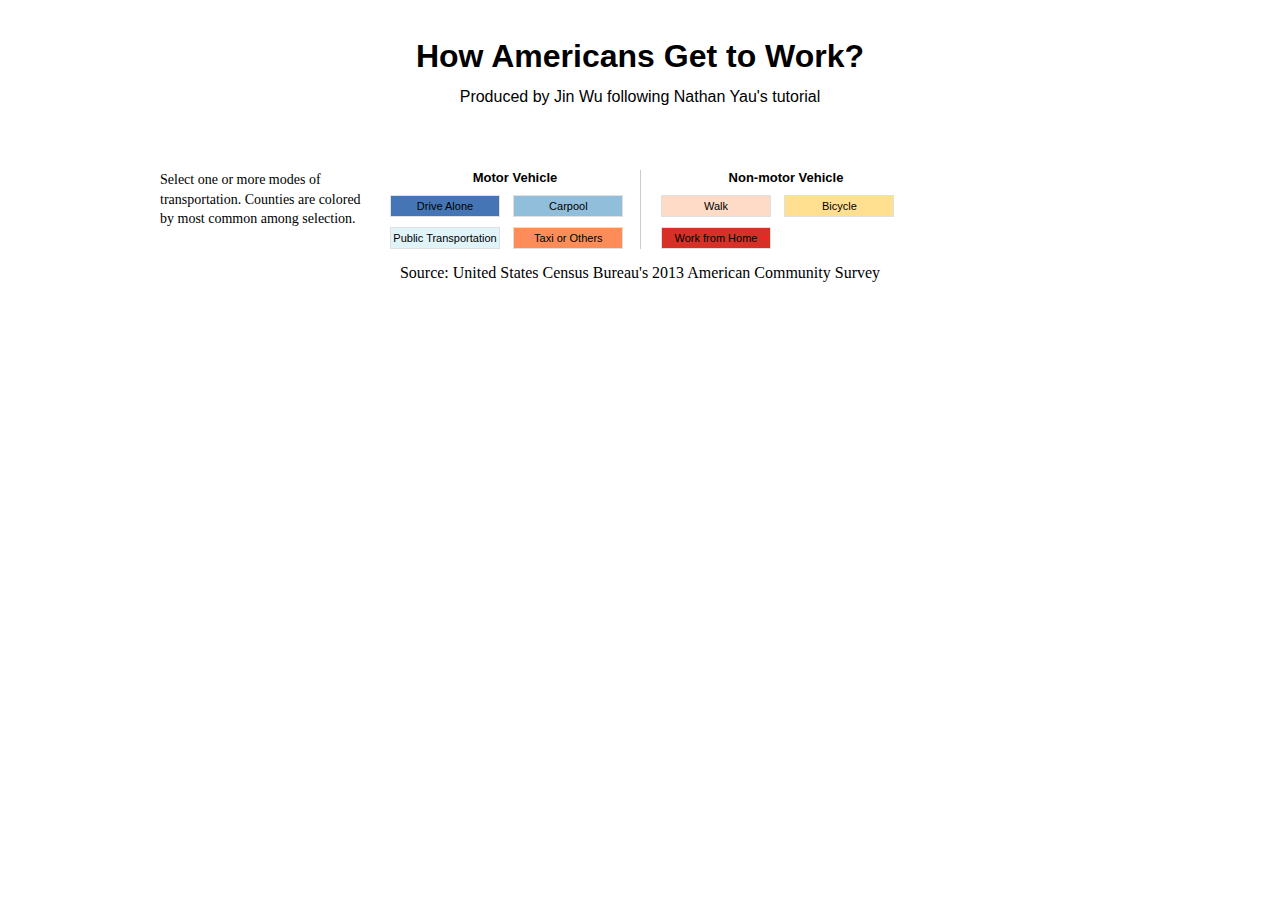
<file: map_american_travel/index.html>
<!DOCTYPE html>
<head>
    <title>How People Get to Work?</title>
    <link rel="stylesheet" href="style.css" type="text/css" media="screen" />
</head>

<body>
<div id="title">
<h1>How Americans Get to Work?</h1>
<p id="byline">Produced by Jin Wu following Nathan Yau's tutorial</p>
</div>

<div id="main-wrapper">

<div id="metrics">
    <div id="instruct">
      <p>Select one or more modes of transportation. Counties are colored by most common among selection.</p>
    </div>
    <div id="motor">
        <h3>Motor Vehicle</h3>
        <ul>
        <li data-metric="HC01_EST_VC04" class="selected HC01_EST_VC04">Drive Alone</li>
        <li data-metric="HC01_EST_VC05" class="selected HC01_EST_VC05">Carpool</li>
        <li data-metric="HC01_EST_VC10" class="selected HC01_EST_VC10">Public Transportation</li>
        <li data-metric="HC01_EST_VC13" class="selected HC01_EST_VC13">Taxi or Others</li>
        </ul>
    </div>
    
    <div id="non-motor">
        <h3>Non-motor Vehicle</h3>
        <ul>
            <li data-metric="HC01_EST_VC11" class="selected HC01_EST_VC11">Walk</li>
            <li data-metric="HC01_EST_VC12" class="selected HC01_EST_VC12">Bicycle</li>
            <li data-metric="HC01_EST_VC14" class="selected HC01_EST_VC14">Work from Home</li>
        </ul>
    </div>
    <div class="clr"></div>
</div><!-- @end #metrics -->    

<div id="tooltip" class="tooltip">
    <h3 class="name"></h3>
    <div data-metric="HC01_EST_VC04" class="line">
        <div class="HC01_EST_VC04 symbol"></div> Drive Alone 
        <div class="HC01_EST_VC04_val moe"></div>
        <div class="HC01_EST_VC04_val val"></div>
    </div>
    <div data-metric="HC01_EST_VC05" class="line">
        <div class="HC01_EST_VC05 symbol"></div> Carpool
        <div class="HC01_EST_VC05_val moe"></div>
        <div class="HC01_EST_VC05_val val"></div>
    </div>
    <div data-metric="HC01_EST_VC10" class="line">
        <div class="HC01_EST_VC10 symbol"></div> Public Trans.
        <div class="HC01_EST_VC10_val moe"></div>
        <div class="HC01_EST_VC10_val val"></div>
    </div>
    <div data-metric="HC01_EST_VC11" class="line">
        <div class="HC01_EST_VC11 symbol"></div> Walk
        <div class="HC01_EST_VC11_val moe"></div> 
        <div class="HC01_EST_VC11_val val"></div>
    </div>
    <div data-metric="HC01_EST_VC12" class="line">
        <div class="HC01_EST_VC12 symbol"></div> Bicycle
        <div class="HC01_EST_VC12_val moe"></div> 
        <div class="HC01_EST_VC12_val val"></div>
    </div>
    <div data-metric="HC01_EST_VC13" class="line">
        <div class="HC01_EST_VC13 symbol"></div> Taxi or Other
        <div class="HC01_EST_VC13_val moe"></div>
        <div class="HC01_EST_VC13_val val"></div>
    </div>
    <div data-metric="HC01_EST_VC14" class="line">
        <div class="HC01_EST_VC14 symbol"></div> Work from Home
        <div class="HC01_EST_VC14_val moe"></div>
        <div class="HC01_EST_VC14_val val"></div>
    </div>
</div> 
    
</div><!-- @end #main-wrapper -->    
<div id="credit">
<p>Source: United States Census Bureau's 2013 American Community Survey</p>
</div>   
    
<script src="http://d3js.org/d3.v3.min.js"></script>
<script src="http://d3js.org/queue.v1.min.js"></script>
<script src="http://d3js.org/topojson.v1.min.js"></script>
<script src="js/main.js"></script>
</body>
</html>
</file>
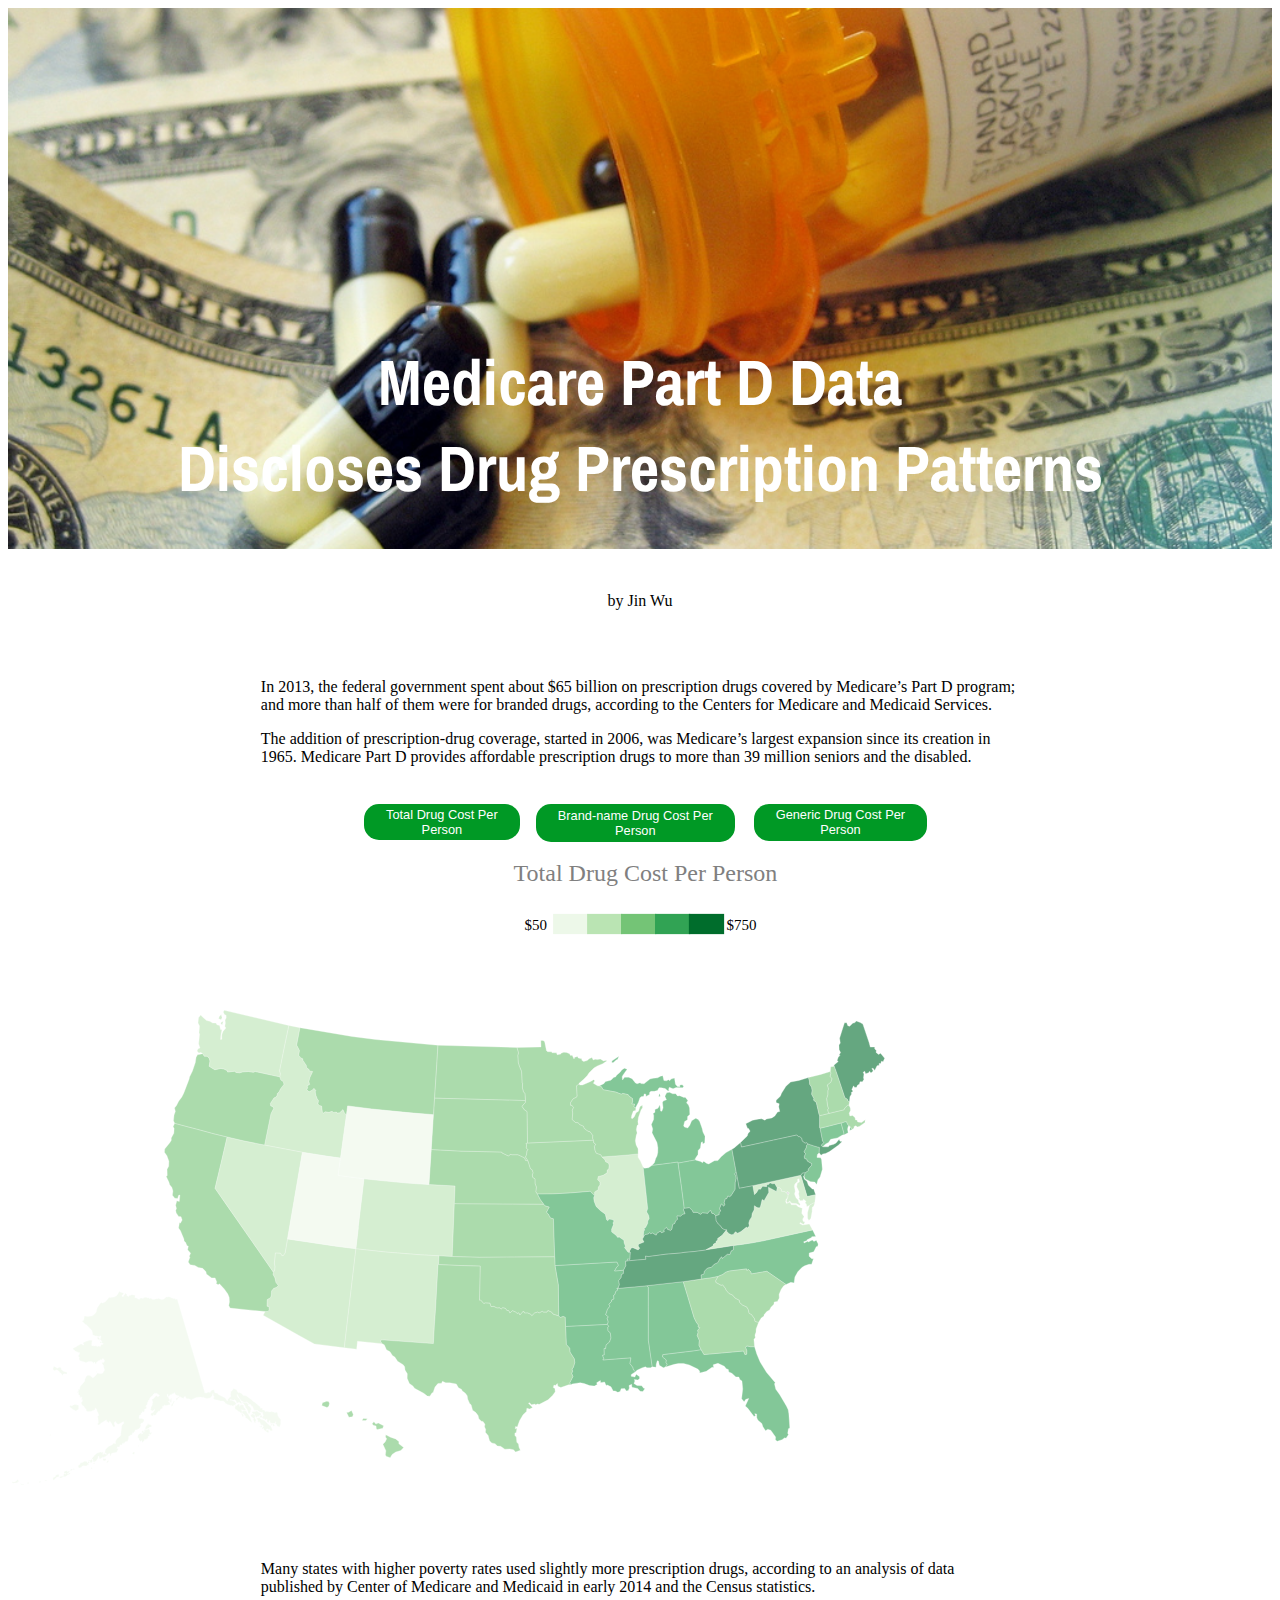
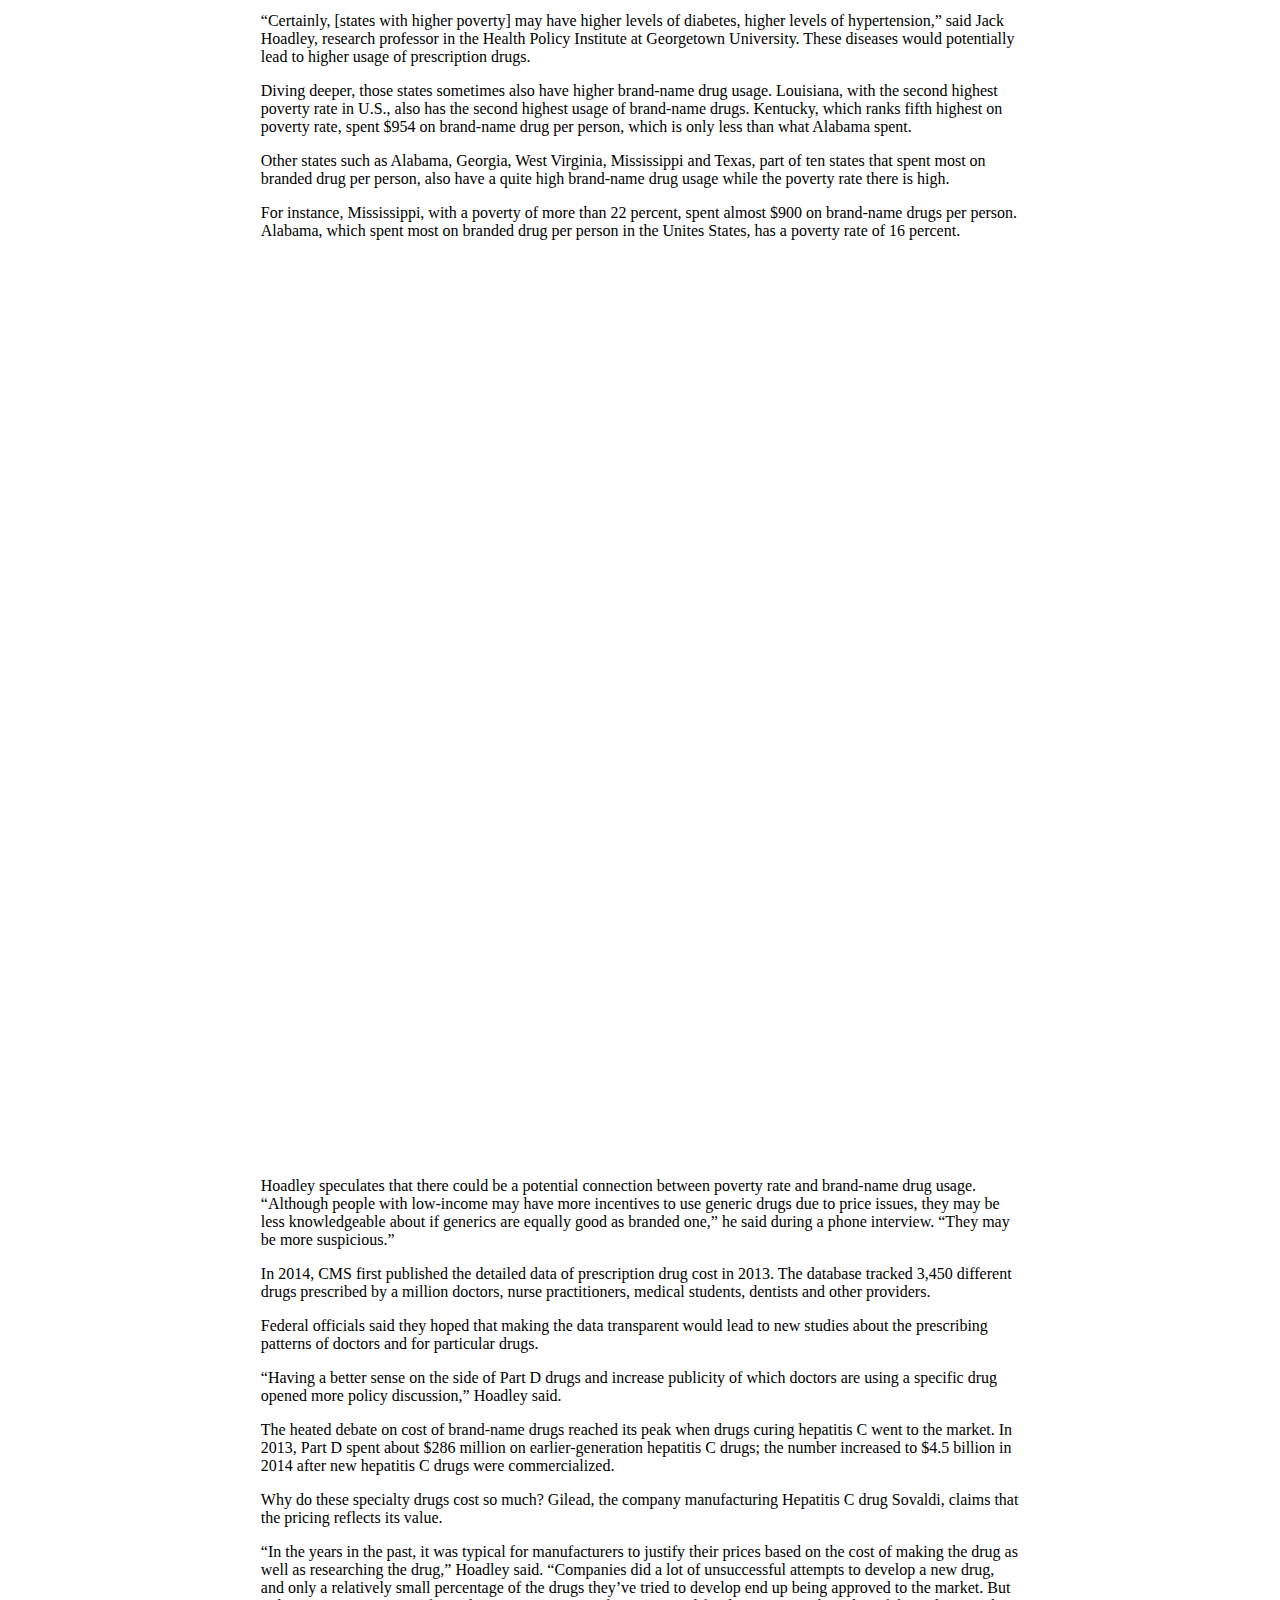
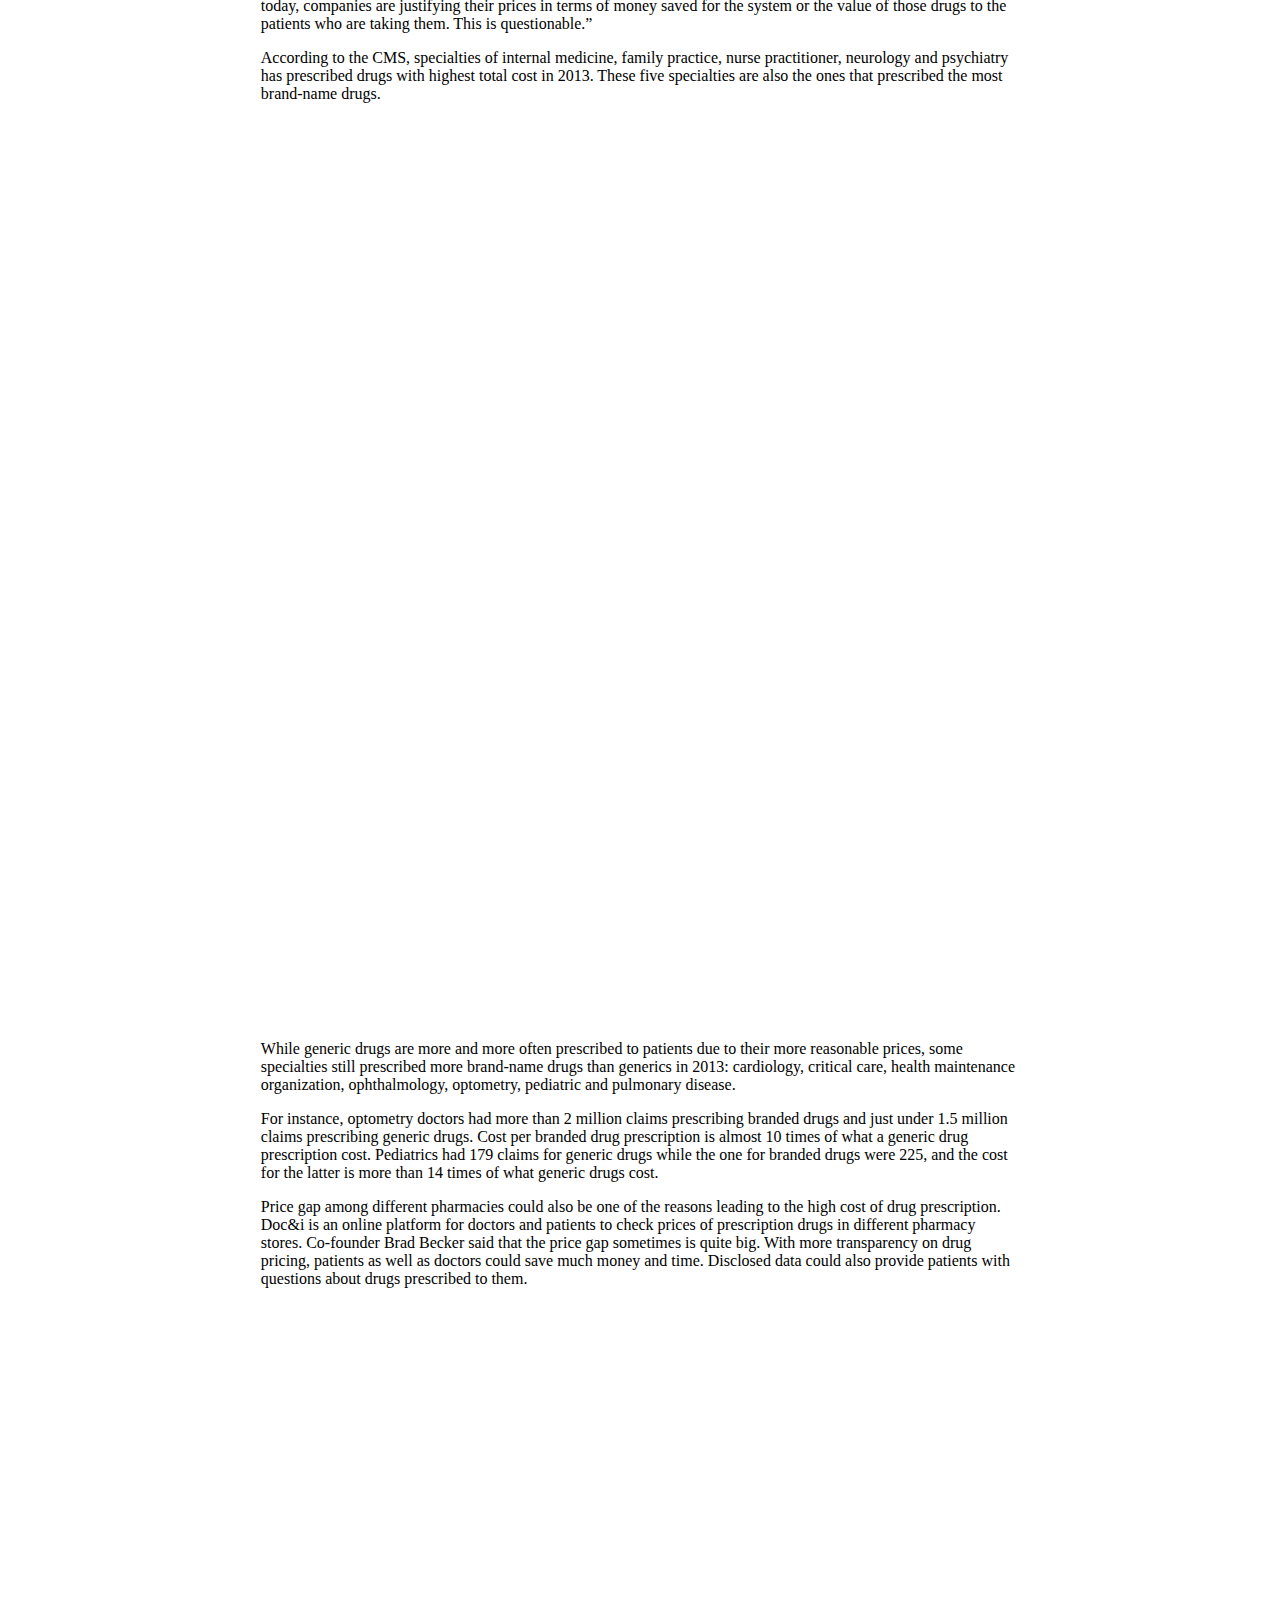
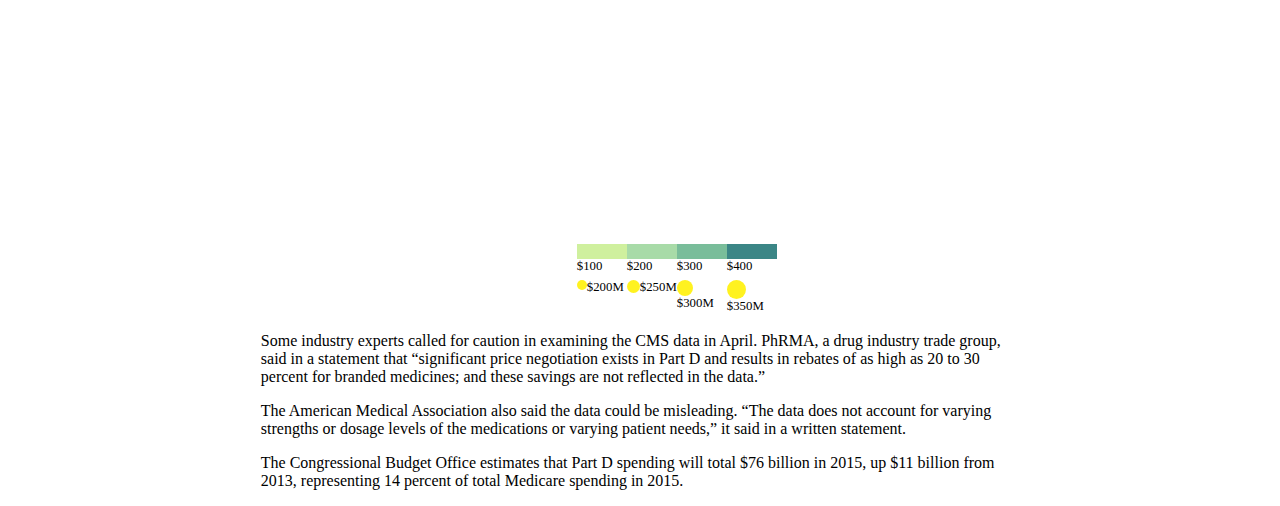
<file: medicarepartd/index.html>
<!DOCTYPE html>
<head>
	<meta charset="utf-8">
	<title>D3: Setting path fills dynamically to generate a choropleth</title>
	<script type="text/javascript" src="d3.v3.js"></script>
	<script src="http://d3js.org/topojson.v1.min.js"></script>
	<script src="d3-tip.js"></script>
	<link href='http://fonts.googleapis.com/css?family=Archivo+Narrow:400,700' rel='stylesheet' type='text/css'>
	
	<style type="text/css">
		p {
			margin-left: 20%;
			margin-right: 20%;
		}


			 .d3-tip {
    line-height: 1.5;
    font-weight: 400;
    font-family:"avenir next", Arial, sans-serif;
    padding: 6px;
    background: rgba(0, 0, 0, 0.6);
    color: #FFA500;
    border-radius: 10px;
    pointer-events: none;
    }

    /* Creates a small triangle extender for the tooltip */
    .d3-tip:after {      
      box-sizing: border-box;
      display: inline;
      font-size: 8px;
      width: 100%;
      line-height: 1.5;
      color: rgba(0, 0, 0, 0.6);
      position: absolute;
      pointer-events: none;
    }

			button {
		      color: white;
		      border-radius: 15px;
		      border: #009925;
		      font-family: helvetica;
		      font-size:0.8em;
		      background: #009925;
		      padding: 2% 2%  2% 2%;
		      text-decoration: none;
		      width:100%;
		    }

		    ul {
		    	list-style-type: none;
		    }

		    li {
		    	float: left;
		    }

		    #tab {
		    	width: 90%;
		    	margin-left: 25%;
		    	margin-top: 3%;
		    }

		    #title {
		    	padding-left: 20%;
		    	margin-top: 3%;
		    	font-size:1.5em;
		    	color:grey;
		    }

		    #map {
		    	padding-left: 300px;
		    }

		    .legend-scale ul {
    margin: 0;
    padding-left: 45%;
    float: left;
    list-style: none;
    }
  .legend-scale ul li {
    display: block;
    float: left;
    width: 50px;
    margin-bottom: 6px;
    text-align: left;
    font-size: 80%;
    list-style: none;
    }
  ul.legend-labels li span {
    display: block;
    float: left;
    height: 15px;
    width: 50px;
    }

   h1 {
   	text-align: center;
   	font-family: 'Archivo Narrow', sans-serif;
   	font-weight: 700;
   	font-size: 4em;
   	z-index:100; 
   	color:white;
   	padding-bottom: 3%;
   	padding-top: 10%;
   }

   #first {
   	background: url(feature.jpg) no-repeat center center;
   	margin:0 0 0 0;
   	background-size: cover;
   }

	</style>
</head>

<body>
<!-- <div id="first"><img src="feature.jpg" style="width:100%;z-index:-1;"> -->
<div id="first">
	<br><br><br><br><br><br><br><br><br>
	<h1>Medicare Part D Data<br>Discloses Drug Prescription Patterns</h1>
</div>
<!-- <div id="first"><img src="feature.jpg" style="width:100%;z-index:-1;">
</div> -->
<p style="text-align:center;">by Jin Wu</p>
<br>
<br>
<p>In 2013, the federal government spent about $65 billion on prescription drugs covered by Medicare’s Part D program; and more than half of them were for branded drugs, according to the Centers for Medicare and Medicaid Services.</p>

<p>The addition of prescription-drug coverage, started in 2006, was Medicare’s largest expansion since its creation in 1965. Medicare Part D provides affordable prescription drugs to more than 39 million seniors and the disabled.</p> 


<div id="tab">
		<ul>
			<li><button id="total">Total Drug Cost Per Person</button></li>
    		<li><span style="padding-left:8%;padding-right:4%"><button id="brand">Brand-name Drug Cost Per Person</span></button></li>
    		<li><span style="padding-left:20%;"><button id="generic">Generic Drug Cost Per Person</button></span></li>
		</ul>
	</div>
		</br>	
		<p id="title">Total Drug Cost Per Person</p>
		<img id="legend" src="legend1.svg" style="width:250px;margin-left:40%;">
		<div id="map"></div>
		<script type="text/javascript">
			
			//define tooltip 
			var tip = d3.tip()
					.attr('class','d3-tip')
					.offset([-10,0])
					.html(function(d) {
						return d.properties.name +"<br>"+"<strong>Drug Cost Per Person:</strong>"+ "$"+d.properties.value;
					})
		
			//Width and height
			var w = 1000;
			var h = 600;

			//Define map projection
			var projection = d3.geo.albersUsa()
								   .translate([w/2, h/2])
								   .scale([1000]);

			//Define path generator
			var path = d3.geo.path()
							 .projection(projection);
							 
			//Define quantize scale to sort data values into buckets of color
			var color = d3.scale.quantize()
								.range(["rgb(237,248,233)","rgb(186,228,179)","rgb(116,196,118)","rgb(49,163,84)","rgb(0,109,44)"]);

			var color2 = d3.scale.quantize()
								.range(["rgb(237,248,233)","rgb(186,228,179)","rgb(116,196,118)","rgb(49,163,84)","rgb(0,109,44)"]);

			var color3 = d3.scale.quantize()
								.range(["rgb(237,248,233)","rgb(186,228,179)","rgb(116,196,118)","rgb(49,163,84)","rgb(0,109,44)"]);

			//Create SVG element
			var svg = d3.select("body")
						.append("svg")
						.attr("width", w)
						.attr("height", h);

			svg.call(tip);

			//Load in PartD data
			d3.csv("drugcostperperson_bystate_51states.csv", function(data) {

		color.domain([
					d3.min(data, function(d) { return Number(d.value); }), 
					d3.max(data, function(d) { return Number(d.value); })
				]);

				//Load in GeoJSON data
				d3.json("us-states.json", function(json) {

					//Loop through once for each data value
					for (var i = 0; i < data.length; i++) {
				
						//Grab state name
						var dataState = data[i].name;
						
						//Grab data value, and convert from string to float
						var dataValue = parseFloat(data[i].value);
				
						//Find the corresponding state inside the GeoJSON
						for (var j = 0; j < json.features.length; j++) {
						
							var jsonState = json.features[j].properties.name;
				
							if (dataState == jsonState) {
						
								//Copy the data value into the JSON
								json.features[j].properties.value = dataValue;
								
								//Stop looking through the JSON
								break;
								
							}
						}		
					}

					//Bind data and create one path per GeoJSON feature
					svg.selectAll("path")
					   .data(json.features)
					   .enter()
					   .append("path")
					   .attr("class","map")
					   .attr("d", path)
					   .style("fill", function(d) {
					   		//Get data value
					   		var value = d.properties.value;
					   		
					   		if (value) {
					   			//If value exists…
						   		return color(value);
					   		} else {
					   			//If value is undefined…
						   		return "#ccc";
					   		}
					   })
					   .style("opacity",0.6)
					   .style("stroke","white")
            			.style("stroke-width",0.3)

					   // mouseevents
					   .on("mouseover",function(d) {
					   		tip.show(d);
					   		d3.select(this)
					   			.style("opacity",1)
            					.style("stroke-width",2.5);
            				})					   	
          				

					   .on("mouseout",function(d) {
					   		tip.hide(d);
					   		d3.select(this)
					   		.style("opacity", 0.6)
            				.style("stroke","white")
            				.style("stroke-width",0.3);
					   })
			
				});
			
			});
		
		// update date for brand-name drugs
		d3.select("#brand")
  			.on("click", function() {
     		document.getElementById("title").innerHTML = "Brand-Name Drug Cost Per Person";
     		document.getElementById("legend").src="legend2.svg";

     		d3.csv("brandcostperperson_bystate_51states.csv", function(data) {
     			color2.domain([
					d3.min(data, function(d) { return Number(d.value); }), 
					d3.max(data, function(d) { return Number(d.value); })
				]);
 
 			// 	color.domain([
				// 	d3.min(data, function(d) { return Number(d.value); }), 
				// 	d3.max(data, function(d) { return Number(d.value); })
				// ]);

				// var color = d3.scale.quantize()
				// 				.range(["rgb(237,248,233)","rgb(186,228,179)","rgb(116,196,118)","rgb(49,163,84)","rgb(0,109,44)"]);
				

				// Load in GeoJSON data
				d3.json("us-states.json", function(json) {

					//Loop through once for each data value
					for (var i = 0; i < data.length; i++) {
				
						//Grab state name
						var dataState = data[i].name;
						
						//Grab data value, and convert from string to float
						var dataValue = parseFloat(data[i].value);
				
						//Find the corresponding state inside the GeoJSON
						for (var j = 0; j < json.features.length; j++) {
						
							var jsonState = json.features[j].properties.name;
				
							if (dataState == jsonState) {
						
								//Copy the data value into the JSON
								json.features[j].properties.value = dataValue;
								
								//Stop looking through the JSON
								break;
								
							}
						}		
					}

					//Update data and create one path per GeoJSON feature
					svg.selectAll("path");
							//Update input domain for color scale
				
					svg.selectAll('path')
					   .data(json.features)
					//   .enter()
					//   .append("path")
					//   .attr("d", path)
					   .style("fill", function(d) {
					   		//Get data value
					   		var value = d.properties.value;
					   		if (value) {
					   			//If value exists…
						   		return color2(value);
					   		} else {
					   			//If value is undefined…
						   		return "#ccc";
					   		}
					   })
					   .style("opacity",0.6)
					   .style("stroke","white")
            			.style("stroke-width",0.3)

					   // mouseevents
					   .on("mouseover",function(d) {
					   		tip.show(d);
					   		d3.select(this)
					   			.style("opacity",1)
            					.style("stroke-width",2.5);
            				})					   	
          				

					   .on("mouseout",function(d) {
					   		tip.hide(d);
					   		d3.select(this)
					   		.style("opacity", 0.6)
            				.style("stroke","white")
            				.style("stroke-width",0.3);
					   })
			
				});
			
			});



     	});

		// update date for generic drugs
		d3.select("#generic")
  			.on("click", function() {
     		document.getElementById("title").innerHTML = "Generic Drug Cost Per Person";
     		document.getElementById("legend").src="legend3.svg";

     		d3.csv("generic_state.csv", function(data) {
     			color3.domain([
					d3.min(data, function(d) { return Number(d.value); }), 
					d3.max(data, function(d) { return Number(d.value); })
				]);

				

				// Load in GeoJSON data
				d3.json("us-states.json", function(json) {

					//Loop through once for each data value
					for (var i = 0; i < data.length; i++) {
				
						//Grab state name
						var dataState = data[i].name;
						
						//Grab data value, and convert from string to float
						var dataValue = parseFloat(data[i].value);
				
						//Find the corresponding state inside the GeoJSON
						for (var j = 0; j < json.features.length; j++) {
						
							var jsonState = json.features[j].properties.name;
				
							if (dataState == jsonState) {
						
								//Copy the data value into the JSON
								json.features[j].properties.value = dataValue;
								
								//Stop looking through the JSON
								break;
								
							}
						}		
					}

					//Update data and create one path per GeoJSON feature
					svg.selectAll("path")
					   .data(json.features)
					 //  .enter()
					//   .append("path")
					//   .attr("d", path)
					   .style("fill", function(d) {
					   		//Get data value
					   		var value = d.properties.value;
					   		
					   		if (value) {
					   			//If value exists…
						   		return color3(value);
					   		} else {
					   			//If value is undefined…
						   		return "#ccc";
					   		}
					   })
					   .style("opacity",0.6)
					   .style("stroke","white")
            			.style("stroke-width",0.3)

					   // mouseevents
					   .on("mouseover",function(d) {
					   		tip.show(d);
					   		d3.select(this)
					   			.style("opacity",1)
            					.style("stroke-width",2.5);
            				})					   	
          				

					   .on("mouseout",function(d) {
					   		tip.hide(d);
					   		d3.select(this)
					   		.style("opacity", 0.6)
            				.style("stroke","white")
            				.style("stroke-width",0.3);
					   })
			
				});
			
			});



     	});

		// update date for total drugs
		d3.select("#total")
  			.on("click", function() {
     		document.getElementById("title").innerHTML = "Total Drug Cost Per Person";
     		document.getElementById("legend").src="legend1.svg";

     		d3.csv("drugcostperperson_bystate_51states.csv", function(data) {
     			color.domain([
					d3.min(data, function(d) { return Number(d.value); }), 
					d3.max(data, function(d) { return Number(d.value); })
				]);
 

				// var color = d3.scale.quantize()
				// 				.range(["rgb(237,248,233)","rgb(186,228,179)","rgb(116,196,118)","rgb(49,163,84)","rgb(0,109,44)"]);
				

				// Load in GeoJSON data
				d3.json("us-states.json", function(json) {

					//Loop through once for each data value
					for (var i = 0; i < data.length; i++) {
				
						//Grab state name
						var dataState = data[i].name;
						
						//Grab data value, and convert from string to float
						var dataValue = parseFloat(data[i].value);
				
						//Find the corresponding state inside the GeoJSON
						for (var j = 0; j < json.features.length; j++) {
						
							var jsonState = json.features[j].properties.name;
				
							if (dataState == jsonState) {
						
								//Copy the data value into the JSON
								json.features[j].properties.value = dataValue;
								
								//Stop looking through the JSON
								break;
								
							}
						}		
					}

					//Update data and create one path per GeoJSON feature
					svg.selectAll("path");
							//Update input domain for color scale
				
					svg.selectAll('path')
					   .data(json.features)
					//   .enter()
					//   .append("path")
					//   .attr("d", path)
					   .style("fill", function(d) {
					   		//Get data value
					   		var value = d.properties.value;
					   		if (value) {
					   			//If value exists…
						   		return color(value);
					   		} else {
					   			//If value is undefined…
						   		return "#ccc";
					   		}
					   })
					   .style("opacity",0.6)
					   .style("stroke","white")
            			.style("stroke-width",0.3)

					   // mouseevents
					   .on("mouseover",function(d) {
					   		tip.show(d);
					   		d3.select(this)
					   			.style("opacity",1)
            					.style("stroke-width",2.5);
            				})					   	
          				

					   .on("mouseout",function(d) {
					   		tip.hide(d);
					   		d3.select(this)
					   		.style("opacity", 0.6)
            				.style("stroke","white")
            				.style("stroke-width",0.3);
					   })
			
				});
			
			});



     	});

			
		</script>

<p>Many states with higher poverty rates used slightly more prescription drugs, according to an analysis of data published by Center of Medicare and Medicaid in early 2014 and the Census statistics.</p> 

<p>“Certainly, [states with higher poverty] may have higher levels of diabetes, higher levels of hypertension,” said Jack Hoadley, research professor in the Health Policy Institute at Georgetown University. These diseases would potentially lead to higher usage of prescription drugs.</p>

<p>Diving deeper, those states sometimes also have higher brand-name drug usage. Louisiana, with the second highest poverty rate in U.S., also has the second highest usage of brand-name drugs. Kentucky, which ranks fifth highest on poverty rate, spent $954 on brand-name drug per person, which is only less than what Alabama spent.</p>

<p>Other states such as Alabama, Georgia, West Virginia, Mississippi and Texas, part of ten states that spent most on branded drug per person, also have a quite high brand-name drug usage while the poverty rate there is high.</p> 

<p>For instance, Mississippi, with a poverty of more than 22 percent, spent almost $900 on brand-name drugs per person. Alabama, which spent most on branded drug per person in the Unites States, has a poverty rate of 16 percent.</p>
<br>

<script type='text/javascript' src='https://public.tableau.com/javascripts/api/viz_v1.js'></script><div class='tableauPlaceholder' style='width: 1004px; height: 869px; margin-left:13%;'><noscript><a href='#'><img alt='Dashboard 2 ' src='https:&#47;&#47;public.tableau.com&#47;static&#47;images&#47;Po&#47;PovertyrateandBrand-namedrugcostperperson&#47;Dashboard2&#47;1_rss.png' style='border: none' /></a></noscript><object class='tableauViz' width='1004' height='869' style='display:none;'><param name='host_url' value='https%3A%2F%2Fpublic.tableau.com%2F' /> <param name='site_root' value='' /><param name='name' value='PovertyrateandBrand-namedrugcostperperson&#47;Dashboard2' /><param name='tabs' value='no' /><param name='toolbar' value='yes' /><param name='static_image' value='https:&#47;&#47;public.tableau.com&#47;static&#47;images&#47;Po&#47;PovertyrateandBrand-namedrugcostperperson&#47;Dashboard2&#47;1.png' /> <param name='animate_transition' value='yes' /><param name='display_static_image' value='yes' /><param name='display_spinner' value='yes' /><param name='display_overlay' value='yes' /><param name='display_count' value='yes' /><param name='showVizHome' value='no' /><param name='showTabs' value='y' /><param name='bootstrapWhenNotified' value='true' /></object></div>
<br>

<p>Hoadley speculates that there could be a potential connection between poverty rate and brand-name drug usage. “Although people with low-income may have more incentives to use generic drugs due to price issues, they may be less knowledgeable about if generics are equally good as branded one,” he said during a phone interview. “They may be more suspicious.”</p>

<p>In 2014, CMS first published the detailed data of prescription drug cost in 2013. The database tracked 3,450 different drugs prescribed by a million doctors, nurse practitioners, medical students, dentists and other providers.</p>

<p>Federal officials said they hoped that making the data transparent would lead to new studies about the prescribing patterns of doctors and for particular drugs.</p>

<p>“Having a better sense on the side of Part D drugs and increase publicity of which doctors are using a specific drug opened more policy discussion,” Hoadley said.</p>

<p>The heated debate on cost of brand-name drugs reached its peak when drugs curing hepatitis C went to the market.  In 2013, Part D spent about $286 million on earlier-generation hepatitis C drugs; the number increased to $4.5 billion in 2014 after new hepatitis C drugs were commercialized.</p> 

<p>Why do these specialty drugs cost so much? Gilead, the company manufacturing Hepatitis C drug Sovaldi, claims that the pricing reflects its value.</p>

<p>“In the years in the past, it was typical for manufacturers to justify their prices based on the cost of making the drug as well as researching the drug,” Hoadley said. “Companies did a lot of unsuccessful attempts to develop a new drug, and only a relatively small percentage of the drugs they’ve tried to develop end up being approved to the market. But today, companies are justifying their prices in terms of money saved for the system or the value of those drugs to the patients who are taking them. This is questionable.”</p>

<p>According to the CMS, specialties of internal medicine, family practice, nurse practitioner, neurology and psychiatry has prescribed drugs with highest total cost in 2013. These five specialties are also the ones that prescribed the most brand-name drugs.</p> 
<br>

<script type='text/javascript' src='https://public.tableau.com/javascripts/api/viz_v1.js'></script><div class='tableauPlaceholder' style='width: 1004px; height: 869px; margin-left:13%;'><noscript><a href='#'><img alt='Dashboard 1 ' src='https:&#47;&#47;public.tableau.com&#47;static&#47;images&#47;me&#47;medicationclaimcostbydoctorspecialty&#47;Dashboard1&#47;1_rss.png' style='border: none' /></a></noscript><object class='tableauViz' width='1004' height='869' style='display:none;'><param name='host_url' value='https%3A%2F%2Fpublic.tableau.com%2F' /> <param name='site_root' value='' /><param name='name' value='medicationclaimcostbydoctorspecialty&#47;Dashboard1' /><param name='tabs' value='no' /><param name='toolbar' value='yes' /><param name='static_image' value='https:&#47;&#47;public.tableau.com&#47;static&#47;images&#47;me&#47;medicationclaimcostbydoctorspecialty&#47;Dashboard1&#47;1.png' /> <param name='animate_transition' value='yes' /><param name='display_static_image' value='yes' /><param name='display_spinner' value='yes' /><param name='display_overlay' value='yes' /><param name='display_count' value='yes' /><param name='showVizHome' value='no' /><param name='showTabs' value='y' /><param name='bootstrapWhenNotified' value='true' /></object></div>
<br>

<p>While generic drugs are more and more often prescribed to patients due to their more reasonable prices, some specialties still prescribed more brand-name drugs than generics in 2013: cardiology, critical care, health maintenance organization, ophthalmology, optometry, pediatric and pulmonary disease.</p> 

<p>For instance, optometry doctors had more than 2 million claims prescribing branded drugs and just under 1.5 million claims prescribing generic drugs. Cost per branded drug prescription is almost 10 times of what a generic drug prescription cost.  Pediatrics had 179 claims for generic drugs while the one for branded drugs were 225, and the cost for the latter is more than 14 times of what generic drugs cost.</p>

<p>Price gap among different pharmacies could also be one of the reasons leading to the high cost of drug prescription. Doc&i is an online platform for doctors and patients to check prices of prescription drugs in different pharmacy stores. Co-founder Brad Becker said that the price gap sometimes is quite big. With more transparency on drug pricing, patients as well as doctors could save much money and time. Disclosed data could also provide patients with questions about drugs prescribed to them.</p>

<br>
<br>

<iframe width='100%' height='500px' frameBorder='0' src='https://a.tiles.mapbox.com/v4/mandywj.n8n2hfac/attribution,zoompan,zoomwheel,geocoder,share.html?access_token=pk.eyJ1IjoibWFuZHl3aiIsImEiOiJlN2U5Y2I3ZWI1ZGVkMGE5ZDE4MTBhOGQyZWQ3N2I3NCJ9.hYQv3eVnCJ87XvxEzk4rpA'></iframe>

<div class='legend-scale'>
  <ul class='legend-labels'>
    <li><span style='background:#cff09e;'></span>$100</li>
    <li><span style='background:#a8dba8;'></span>$200</li>
    <li><span style='background:#79bd9a;'></span>$300</li>
    <li><span style='background:#3b8686;'></span>$400</li>
  </ul>
  
  <ul class='legend-labels'>
    <li><span style='background:#fff220;border-radius: 50%;
	width:10px;height:10px;'></span>$200M</li>
    <li><span style='background:#fff220;border-radius: 50%;
	width:13px;height:13px;'></span>$250M</li>
    <li><span style='background:#fff220;border-radius: 50%;
	width:16px;height:16px;'></span>$300M</li>
    <li><span style='background:#fff220;border-radius: 50%;
	width:19px;height:19px;'></span>$350M</li>
  </ul>
</div>

<br>
<br>
<br>
<br>

<p>Some industry experts called for caution in examining the CMS data in April. PhRMA, a drug industry trade group, said in a statement that “significant price negotiation exists in Part D and results in rebates of as high as 20 to 30 percent for branded medicines; and these savings are not reflected in the data.”</p>

<p>The American Medical Association also said the data could be misleading. “The data does not account for varying strengths or dosage levels of the medications or varying patient needs,” it said in a written statement.</p>

<p>The Congressional Budget Office estimates that Part D spending will total $76 billion in 2015, up $11 billion from 2013, representing 14 percent of total Medicare spending in 2015.</p>

</body>
</html>
</file>
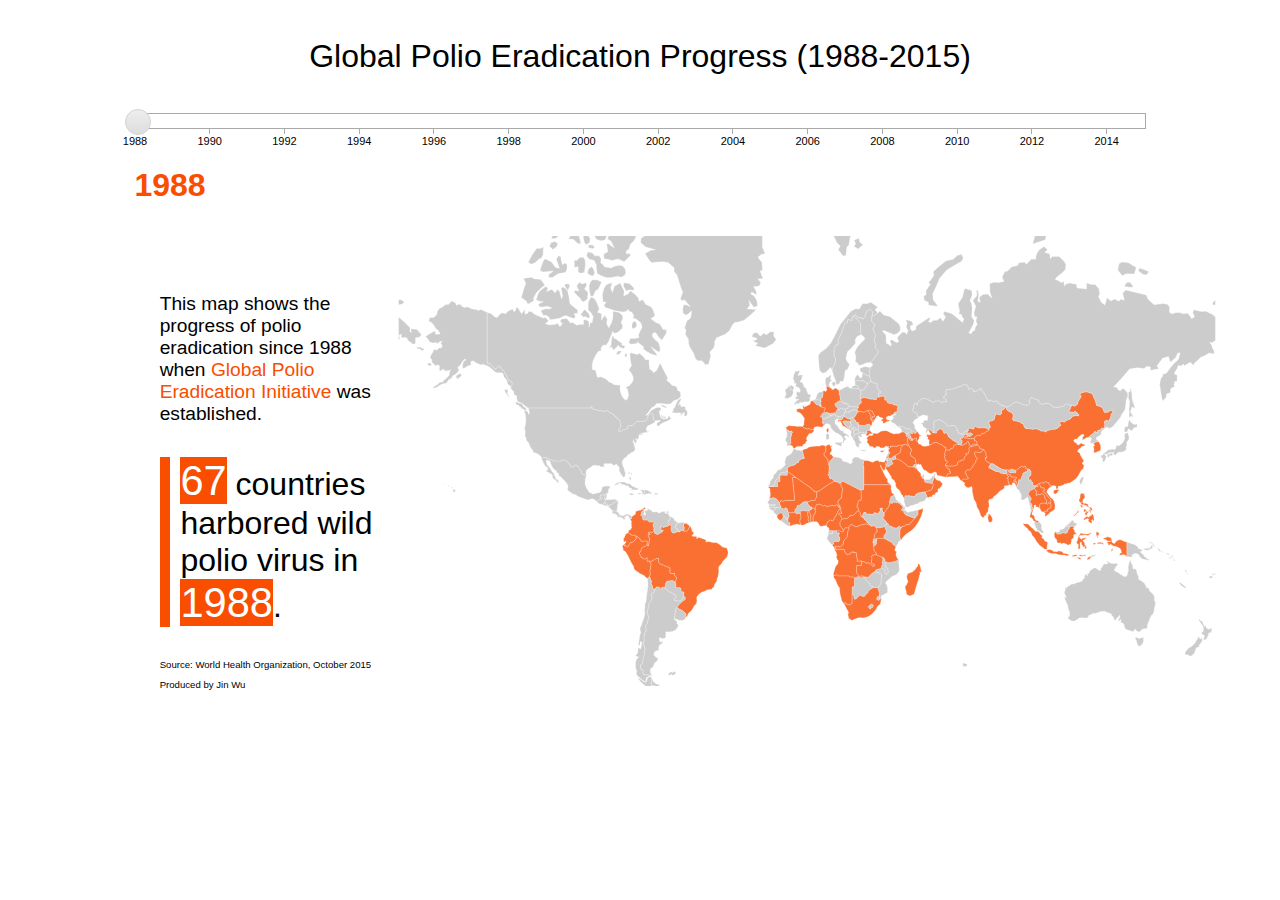
<file: polio_eradication_d3/index.html>
<!DOCTYPE html>
<html>
<head>
  <meta charset="utf-8">
  <link rel="stylesheet" type="text/css" href="css/d3.slider.css">
  <script src="js/d3.min.js"></script>
  <script src="http://d3js.org/topojson.v1.min.js"></script>
  <script src="js/d3-tip.js"></script>
<!-- <script src="d3.slider.js"></script>
<script src="https://raw.github.com/fryn/html5slider/master/html5slider.js"></script> -->
    <style>
    h1 {
      text-align: center;
      font-family: helvetica, sans-serif;
      margin-top:3%;
      font-weight: 500;
    }

    p {
      font-family:helvetica, sans-serif;
    }

    #dataViz {
      width:70%;
      float: right;
    }

    #note {
      margin-left: 12%;
      width: 17%;
      float: left;
    }

    #time_slider {
      margin-top: 3%;
      margin-left: 10%;
      margin-right:10%;
    }

    #text {
      font-size: 2em;
      font-family: helvetica, arial, vsans-serif;
      color: rgb(249, 77, 0);
      margin-left: 10%;
      margin-top: 3%;
      font-weight: bold;
    }

    /* Tooltip CSS */
    .d3-tip {
    line-height: 1.5;
    font-weight: 400;
    font-family:"avenir next", Arial, sans-serif;
    padding: 6px;
    background: rgba(0, 0, 0, 0.6);
    color: #FFA500;
    border-radius: 1px;
    pointer-events: none;
    }

    /* Creates a small triangle extender for the tooltip */
    .d3-tip:after {      
      box-sizing: border-box;
      display: inline;
      font-size: 8px;
      width: 100%;
      line-height: 1.5;
      color: rgba(0, 0, 0, 0.6);
      position: absolute;
      pointer-events: none;
    }

    /* Northward tooltips */
    .d3-tip.n:after {
      content: "\25BC";
      margin: -1px 0 0 0;
      top: 100%;
      left: 0;
      text-align: center;
    }

    /* Eastward tooltips */
    .d3-tip.e:after {
      content: "\25C0";
      margin: -4px 0 0 0;
      top: 50%;
      left: -8px;
    }

    /* Southward tooltips */
    .d3-tip.s:after {
      content: "\25B2";
      margin: 0 0 1px 0;
      top: -8px;
      left: 0;
      text-align: center;
    }

    /* Westward tooltips */
    .d3-tip.w:after {
      content: "\25B6";
      margin: -4px 0 0 -1px;
      top: 50%;
      left: 100%;
    }



  </style>

<body>
<h1>Global Polio Eradication Progress (1988-2015)</h1>
<div id="time_slider"></div>
<p id="text">1988</p>


<div id="note" style="margin-top:3%;">
  <p style="font-size:1.2em;font-family:helvetica;">This map shows the progress of polio eradication since 1988 when <span style="color:rgb(249, 77, 0)">Global Polio Eradication Initiative</span> was established.</p>

  <p style="font-size: 2em; font-family: helvetica; padding-left: 5%; border-left: 10px solid rgb(249, 77, 0);"><span id="countrynumber" style="background-color:rgb(249, 77, 0);color:white;font-size:1.3em;">67</span> countries harbored wild polio virus in <span id="year" style="background-color:rgb(249, 77, 0);color:white;font-size:1.3em;">1988</span>.

  <p style="font-size:0.6em;">Source: World Health Organization, October 2015</p>
  <p style="font-size:0.6em;">Produced by Jin Wu</p>
</div>
<div id="dataViz"></div>


<script src="js/d3.slider.js"></script>

<script>
// Set tooltips
var axis = d3.svg.axis().orient("top").ticks(4);

var tip = d3.tip()
            .attr('class', 'd3-tip')
            // .offset([-10, 0])
            .html(function(d) {
              // return d.name + " has <br>" + d.value + " stateless people";
              return d.properties.name;
            })

// Set margin, with and height
var margin = {top: 20, right: 30, bottom: 30, left: 30},
            width = 900 - margin.left - margin.right,
            height = 500 - margin.top - margin.bottom;  
// Set projection 
var projection = d3.geo.mercator()
                   .scale(130)
                   .translate( [width / 2, height / 1.5]);
// Set path
var path = d3.geo.path().projection(projection);
// Setsvg and then give it a class called map
var svg = d3.select("#dataViz")
            .append("svg")
            .attr("width", width)
            .attr("height", height)
            .append('g')
            .attr('class', 'map');
// Call tooltips
svg.call(tip);


d3.csv("data/polio_1988.csv",function(data) {

        d3.json("world_countries.json", function(json) {
      
            for (var i=0; i< data.length; i++) {
          var dataCountry = data[i].name;

          var dataValue = parseFloat(data[i].value);

          for (var j = 0; j < json.features.length; j++) {
            var jsonCountry = json.features[j].properties.name;

            if (dataCountry == jsonCountry) {
              json.features[j].properties.value = dataValue;

              break;
            }
          }
        }
      
        svg.selectAll("path")
          .data(json.features)
          .enter()
          .append("path")
          .attr("class","map")
          .attr("d",path)
          .style("fill",function(d) {
            var value = d.properties.value;
            if (value ==1) {
              return "rgb(249, 77, 0)";
            } else {
              return "rgb(192,192,192)";
            }
          })
          .style("stroke","white")
          .style("stroke-width",0.3)
          .style("opacity",0.8)
          .on("mouseover",function(d) {
            tip.show(d);
            d3.select(this)
              .style("opacity",1)
              .style("stroke-width",1.5);
          })
          .on("mouseout",function(d) {
            tip.hide(d);
            d3.select(this)
            .style("opacity",0.8)
            .style("stroke-width",0.3);
          })


        // svg.selectAll("text")
        // .data(json.features)
        // .enter()
        // .append("svg:text")
        // .text(function(d) {
        //   return d.properties.name;
        // })
        // .attr("x",function(d){
        //   return path.centroid(d)[0];
        // })
        // .attr("y",function(d){
        //   return path.centroid(d)[1];
        // })
        // .attr("text-anchor","middle")
        // .attr('font-size','6pt');
      });

  });

  var function1988 = function() {
      document.getElementById("text").innerHTML = "1988";
               document.getElementById("year").innerHTML = "1988";
      document.getElementById("countrynumber").innerHTML = "67";

      svg.selectAll("path").remove();

     d3.csv("data/polio_1988.csv",function(data) {

        d3.json("world_countries.json", function(json) {
      
            for (var i=0; i< data.length; i++) {
          var dataCountry = data[i].name;

          var dataValue = parseFloat(data[i].value);

          for (var j = 0; j < json.features.length; j++) {
            var jsonCountry = json.features[j].properties.name;

            if (dataCountry == jsonCountry) {
              json.features[j].properties.value = dataValue;

              break;
            }
          }
        }

        svg.selectAll("path")
          .data(json.features)
          .enter()
          .append("path")
          .attr("class","map")
          .attr("d",path)
          .style("fill",function(d) {
            var value = d.properties.value;
            if (value ==1) {
              return "rgb(249, 77, 0)";
            } else {
              return "rgb(192,192,192)";
            }
          })
          .style("stroke","white")
          .style("stroke-width",0.3)
          .style("opacity",0.8)   
          .on("mouseover",function(d) {
            tip.show(d);
            d3.select(this)
              .style("opacity",1)
              .style("stroke-width",1.5);
          })
          .on("mouseout",function(d) {
            tip.hide(d);
            d3.select(this)
            .style("opacity",0.8)
            .style("stroke-width",0.3);
          })

      });

  });
  };

    var function1989 = function() {
      document.getElementById("text").innerHTML = "1989";
      document.getElementById("year").innerHTML = "1989";
      document.getElementById("countrynumber").innerHTML = "64";

      svg.selectAll("path").remove();

      d3.csv("data/polio_1989.csv",function(data) {

        d3.json("world_countries.json", function(json) {
      
            for (var i=0; i< data.length; i++) {
          var dataCountry = data[i].name;

          var dataValue = parseFloat(data[i].value);

          for (var j = 0; j < json.features.length; j++) {
            var jsonCountry = json.features[j].properties.name;

            if (dataCountry == jsonCountry) {
              json.features[j].properties.value = dataValue;

              break;
            }
          }
        }

        svg.selectAll("path")
          .data(json.features)
          .enter()
          .append("path")
          .attr("class","map")
          .attr("d",path)
          .style("fill",function(d) {
            var value = d.properties.value;
            if (value ==1) {
              return "rgb(249, 77, 0)";
            } else {
              return "rgb(192,192,192)";
            }
          })
          .style("stroke","white")
          .style("stroke-width",0.3)
          .style("opacity",0.8)   
          .on("mouseover",function(d) {
            tip.show(d);
            d3.select(this)
              .style("opacity",1)
              .style("stroke-width",1.5);
          })
          .on("mouseout",function(d) {
            tip.hide(d);
            d3.select(this)
            .style("opacity",0.8)
            .style("stroke-width",0.3);
          })

      });

  });
  };

  var function1990 = function() {
      document.getElementById("text").innerHTML = "1990";
      document.getElementById("year").innerHTML = "1990";
      document.getElementById("countrynumber").innerHTML = "58";

      svg.selectAll("path").remove();

      d3.csv("data/polio_1990.csv",function(data) {

        d3.json("world_countries.json", function(json) {
      
            for (var i=0; i< data.length; i++) {
          var dataCountry = data[i].name;

          var dataValue = parseFloat(data[i].value);

          for (var j = 0; j < json.features.length; j++) {
            var jsonCountry = json.features[j].properties.name;

            if (dataCountry == jsonCountry) {
              json.features[j].properties.value = dataValue;

              break;
            }
          }
        }

        svg.selectAll("path")
          .data(json.features)
          .enter()
          // .transition()
          // .duration(1000)
          .append("path")
          .attr("class","map")
          .attr("d",path)
          .style("fill",function(d) {
            var value = d.properties.value;
            if (value ==1) {
              return "rgb(249, 77, 0)";
            } else {
              return "rgb(192,192,192)";
            }
          })
          .style("stroke","white")
          .style("stroke-width",0.3)   
           .style("opacity",0.8)   
          .on("mouseover",function(d) {
            tip.show(d);
            d3.select(this)
              .style("opacity",1)
              .style("stroke-width",1.5);
          })
          .on("mouseout",function(d) {
            tip.hide(d);
            d3.select(this)
            .style("opacity",0.8)
            .style("stroke-width",0.3);
          })
      });

  });
  };

   var function1991 = function() {
      document.getElementById("text").innerHTML = "1991";
      document.getElementById("year").innerHTML = "1991";
      document.getElementById("countrynumber").innerHTML = "55";

      svg.selectAll("path").remove();

      d3.csv("data/polio_1991.csv",function(data) {

        d3.json("world_countries.json", function(json) {
      
            for (var i=0; i< data.length; i++) {
          var dataCountry = data[i].name;

          var dataValue = parseFloat(data[i].value);

          for (var j = 0; j < json.features.length; j++) {
            var jsonCountry = json.features[j].properties.name;

            if (dataCountry == jsonCountry) {
              json.features[j].properties.value = dataValue;

              break;
            }
          }
        }

        svg.selectAll("path")
          .data(json.features)
          .enter()
          // .transition()
          // .duration(1000)
          .append("path")
          .attr("class","map")
          .attr("d",path)
          .style("fill",function(d) {
            var value = d.properties.value;
            if (value ==1) {
              return "rgb(249, 77, 0)";
            } else {
              return "rgb(192,192,192)";
            }
          })
          .style("stroke","white")
          .style("stroke-width",0.3)
          .style("opacity",0.8)   
          .on("mouseover",function(d) {
            tip.show(d);
            d3.select(this)
              .style("opacity",1)
              .style("stroke-width",1.5);
          })
          .on("mouseout",function(d) {
            tip.hide(d);
            d3.select(this)
            .style("opacity",0.8)
            .style("stroke-width",0.3);
          })
      });

  });
  };

   var function1992 = function() {
      document.getElementById("text").innerHTML = "1992";
      document.getElementById("year").innerHTML = "1992";
      document.getElementById("countrynumber").innerHTML = "51";

      svg.selectAll("path").remove();

      d3.csv("data/polio_1992.csv",function(data) {

        d3.json("world_countries.json", function(json) {
      
            for (var i=0; i< data.length; i++) {
          var dataCountry = data[i].name;

          var dataValue = parseFloat(data[i].value);

          for (var j = 0; j < json.features.length; j++) {
            var jsonCountry = json.features[j].properties.name;

            if (dataCountry == jsonCountry) {
              json.features[j].properties.value = dataValue;

              break;
            }
          }
        }

        svg.selectAll("path")
          .data(json.features)
          .enter()
          // .transition()
          // .duration(1000)
          .append("path")
          .attr("class","map")
          .attr("d",path)
          .style("fill",function(d) {
            var value = d.properties.value;
            if (value ==1) {
              return "rgb(249, 77, 0)";
            } else {
              return "rgb(192,192,192)";
            }
          })
          .style("stroke","white")
          .style("stroke-width",0.3)
          .style("opacity",0.8)   
          .on("mouseover",function(d) {
            tip.show(d);
            d3.select(this)
              .style("opacity",1)
              .style("stroke-width",1.5);
          })
          .on("mouseout",function(d) {
            tip.hide(d);
            d3.select(this)
            .style("opacity",0.8)
            .style("stroke-width",0.3);
          })
      });

  });
  };

   var function1993 = function() {
      document.getElementById("text").innerHTML = "1993";
      document.getElementById("year").innerHTML = "1993";
      document.getElementById("countrynumber").innerHTML = "48";

      svg.selectAll("path").remove();

      d3.csv("data/polio_1993.csv",function(data) {

        d3.json("world_countries.json", function(json) {
      
            for (var i=0; i< data.length; i++) {
          var dataCountry = data[i].name;

          var dataValue = parseFloat(data[i].value);

          for (var j = 0; j < json.features.length; j++) {
            var jsonCountry = json.features[j].properties.name;

            if (dataCountry == jsonCountry) {
              json.features[j].properties.value = dataValue;

              break;
            }
          }
        }

        svg.selectAll("path")
          .data(json.features)
          .enter()
          // .transition()
          // .duration(1000)
          .append("path")
          .attr("class","map")
          .attr("d",path)
          .style("fill",function(d) {
            var value = d.properties.value;
            if (value ==1) {
              return "rgb(249, 77, 0)";
            } else {
              return "rgb(192,192,192)";
            }
          })
          .style("stroke","white")
          .style("stroke-width",0.3)
           .style("opacity",0.8)   
          .on("mouseover",function(d) {
            tip.show(d);
            d3.select(this)
              .style("opacity",1)
              .style("stroke-width",1.5);
          })
          .on("mouseout",function(d) {
            tip.hide(d);
            d3.select(this)
            .style("opacity",0.8)
            .style("stroke-width",0.3);
          })
      });

  });
  };

   var function1994 = function() {
      document.getElementById("text").innerHTML = "1994";
      document.getElementById("year").innerHTML = "1994";
      document.getElementById("countrynumber").innerHTML = "46";

      svg.selectAll("path").remove();

      d3.csv("data/polio_1994.csv",function(data) {

        d3.json("world_countries.json", function(json) {
      
            for (var i=0; i< data.length; i++) {
          var dataCountry = data[i].name;

          var dataValue = parseFloat(data[i].value);

          for (var j = 0; j < json.features.length; j++) {
            var jsonCountry = json.features[j].properties.name;

            if (dataCountry == jsonCountry) {
              json.features[j].properties.value = dataValue;

              break;
            }
          }
        }

        svg.selectAll("path")
          .data(json.features)
          .enter()
          // .transition()
          // .duration(1000)
          .append("path")
          .attr("class","map")
          .attr("d",path)
          .style("fill",function(d) {
            var value = d.properties.value;
            if (value ==1) {
              return "rgb(249, 77, 0)";
            } else {
              return "rgb(192,192,192)";
            }
          })
          .style("stroke","white")
          .style("stroke-width",0.3)
           .style("opacity",0.8)   
          .on("mouseover",function(d) {
            tip.show(d);
            d3.select(this)
              .style("opacity",1)
              .style("stroke-width",1.5);
          })
          .on("mouseout",function(d) {
            tip.hide(d);
            d3.select(this)
            .style("opacity",0.8)
            .style("stroke-width",0.3);
          })
      });

  });
  };

   var function1995 = function() {
      document.getElementById("text").innerHTML = "1995";
      document.getElementById("year").innerHTML = "1995";
      document.getElementById("countrynumber").innerHTML = "44";

      svg.selectAll("path").remove();

      d3.csv("data/polio_1995.csv",function(data) {

        d3.json("world_countries.json", function(json) {
      
            for (var i=0; i< data.length; i++) {
          var dataCountry = data[i].name;

          var dataValue = parseFloat(data[i].value);

          for (var j = 0; j < json.features.length; j++) {
            var jsonCountry = json.features[j].properties.name;

            if (dataCountry == jsonCountry) {
              json.features[j].properties.value = dataValue;

              break;
            }
          }
        }

        svg.selectAll("path")
          .data(json.features)
          .enter()
          // .transition()
          // .duration(1000)
          .append("path")
          .attr("class","map")
          .attr("d",path)
          .style("fill",function(d) {
            var value = d.properties.value;
            if (value ==1) {
              return "rgb(249, 77, 0)";
            } else {
              return "rgb(192,192,192)";
            }
          })
          .style("stroke","white")
          .style("stroke-width",0.3)
           .style("opacity",0.8)   
          .on("mouseover",function(d) {
            tip.show(d);
            d3.select(this)
              .style("opacity",1)
              .style("stroke-width",1.5);
          })
          .on("mouseout",function(d) {
            tip.hide(d);
            d3.select(this)
            .style("opacity",0.8)
            .style("stroke-width",0.3);
          })
      });

  });
  };

   var function1996 = function() {
      document.getElementById("text").innerHTML = "1996";
      document.getElementById("year").innerHTML = "1996";
      document.getElementById("countrynumber").innerHTML = "38";

      svg.selectAll("path").remove();

      d3.csv("data/polio_1996.csv",function(data) {

        d3.json("world_countries.json", function(json) {
      
            for (var i=0; i< data.length; i++) {
          var dataCountry = data[i].name;

          var dataValue = parseFloat(data[i].value);

          for (var j = 0; j < json.features.length; j++) {
            var jsonCountry = json.features[j].properties.name;

            if (dataCountry == jsonCountry) {
              json.features[j].properties.value = dataValue;

              break;
            }
          }
        }

        svg.selectAll("path")
          .data(json.features)
          .enter()
          // .transition()
          // .duration(1000)
          .append("path")
          .attr("class","map")
          .attr("d",path)
          .style("fill",function(d) {
            var value = d.properties.value;
            if (value ==1) {
              return "rgb(249, 77, 0)";
            } else {
              return "rgb(192,192,192)";
            }
          })
          .style("stroke","white")
          .style("stroke-width",0.3)
           .style("opacity",0.8)   
          .on("mouseover",function(d) {
            tip.show(d);
            d3.select(this)
              .style("opacity",1)
              .style("stroke-width",1.5);
          })
          .on("mouseout",function(d) {
            tip.hide(d);
            d3.select(this)
            .style("opacity",0.8)
            .style("stroke-width",0.3);
          })   
      });

  });
  };

   var function1997 = function() {
      document.getElementById("text").innerHTML = "1997";
      document.getElementById("year").innerHTML = "1997";
      document.getElementById("countrynumber").innerHTML = "32";

      svg.selectAll("path").remove();

      d3.csv("data/polio_1997.csv",function(data) {

        d3.json("world_countries.json", function(json) {
      
            for (var i=0; i< data.length; i++) {
          var dataCountry = data[i].name;

          var dataValue = parseFloat(data[i].value);

          for (var j = 0; j < json.features.length; j++) {
            var jsonCountry = json.features[j].properties.name;

            if (dataCountry == jsonCountry) {
              json.features[j].properties.value = dataValue;

              break;
            }
          }
        }

        svg.selectAll("path")
          .data(json.features)
          .enter()
          // .transition()
          // .duration(1000)
          .append("path")
          .attr("class","map")
          .attr("d",path)
          .style("fill",function(d) {
            var value = d.properties.value;
            if (value ==1) {
              return "rgb(249, 77, 0)";
            } else {
              return "rgb(192,192,192)";
            }
          })
          .style("stroke","white")
          .style("stroke-width",0.3) 
          .style("opacity",0.8)   
          .on("mouseover",function(d) {
            tip.show(d);
            d3.select(this)
              .style("opacity",1)
              .style("stroke-width",1.5);
          })
          .on("mouseout",function(d) {
            tip.hide(d);
            d3.select(this)
            .style("opacity",0.8)
            .style("stroke-width",0.3);
          })   
      });

  });
  };

   var function1998 = function() {
      document.getElementById("text").innerHTML = "1998";
      document.getElementById("year").innerHTML = "1998";
      document.getElementById("countrynumber").innerHTML = "27";

      svg.selectAll("path").remove();

      d3.csv("data/polio_1998.csv",function(data) {

        d3.json("world_countries.json", function(json) {
      
            for (var i=0; i< data.length; i++) {
          var dataCountry = data[i].name;

          var dataValue = parseFloat(data[i].value);

          for (var j = 0; j < json.features.length; j++) {
            var jsonCountry = json.features[j].properties.name;

            if (dataCountry == jsonCountry) {
              json.features[j].properties.value = dataValue;

              break;
            }
          }
        }

        svg.selectAll("path")
          .data(json.features)
          .enter()
          // .transition()
          // .duration(1000)
          .append("path")
          .attr("class","map")
          .attr("d",path)
          .style("fill",function(d) {
            var value = d.properties.value;
            if (value ==1) {
              return "rgb(249, 77, 0)";
            } else {
              return "rgb(192,192,192)";
            }
          })
          .style("stroke","white")
          .style("stroke-width",0.3)
           .style("opacity",0.8)   
          .on("mouseover",function(d) {
            tip.show(d);
            d3.select(this)
              .style("opacity",1)
              .style("stroke-width",1.5);
          })
          .on("mouseout",function(d) {
            tip.hide(d);
            d3.select(this)
            .style("opacity",0.8)
            .style("stroke-width",0.3);
          })   
      });

  });
  };

   var function1999 = function() {
      document.getElementById("text").innerHTML = "1999";
      document.getElementById("year").innerHTML = "1999";
      document.getElementById("countrynumber").innerHTML = "25";

      svg.selectAll("path").remove();

      d3.csv("data/polio_1999.csv",function(data) {

        d3.json("world_countries.json", function(json) {
      
            for (var i=0; i< data.length; i++) {
          var dataCountry = data[i].name;

          var dataValue = parseFloat(data[i].value);

          for (var j = 0; j < json.features.length; j++) {
            var jsonCountry = json.features[j].properties.name;

            if (dataCountry == jsonCountry) {
              json.features[j].properties.value = dataValue;

              break;
            }
          }
        }

        svg.selectAll("path")
          .data(json.features)
          .enter()
          // .transition()
          // .duration(1000)
          .append("path")
          .attr("class","map")
          .attr("d",path)
          .style("fill",function(d) {
            var value = d.properties.value;
            if (value ==1) {
              return "rgb(249, 77, 0)";
            } else {
              return "rgb(192,192,192)";
            }
          })
          .style("stroke","white")
          .style("stroke-width",0.3)
           .style("opacity",0.8)   
          .on("mouseover",function(d) {
            tip.show(d);
            d3.select(this)
              .style("opacity",1)
              .style("stroke-width",1.5);
          })
          .on("mouseout",function(d) {
            tip.hide(d);
            d3.select(this)
            .style("opacity",0.8)
            .style("stroke-width",0.3);
          })   
      });

  });
  };

   var function2000 = function() {
      document.getElementById("text").innerHTML = "2000";
       document.getElementById("year").innerHTML = "2000";
      document.getElementById("countrynumber").innerHTML = "19";

      svg.selectAll("path").remove();

      d3.csv("data/polio_2000.csv",function(data) {

        d3.json("world_countries.json", function(json) {
      
            for (var i=0; i< data.length; i++) {
          var dataCountry = data[i].name;

          var dataValue = parseFloat(data[i].value);

          for (var j = 0; j < json.features.length; j++) {
            var jsonCountry = json.features[j].properties.name;

            if (dataCountry == jsonCountry) {
              json.features[j].properties.value = dataValue;

              break;
            }
          }
        }

        svg.selectAll("path")
          .data(json.features)
          .enter()
          // .transition()
          // .duration(1000)
          .append("path")
          .attr("class","map")
          .attr("d",path)
          .style("fill",function(d) {
            var value = d.properties.value;
            if (value ==1) {
              return "rgb(249, 77, 0)";
            } else {
              return "rgb(192,192,192)";
            }
          })
          .style("stroke","white")
          .style("stroke-width",0.3)
           .style("opacity",0.8)   
          .on("mouseover",function(d) {
            tip.show(d);
            d3.select(this)
              .style("opacity",1)
              .style("stroke-width",1.5);
          })
          .on("mouseout",function(d) {
            tip.hide(d);
            d3.select(this)
            .style("opacity",0.8)
            .style("stroke-width",0.3);
          })   
      });

  });
  };

   var function2001 = function() {
      document.getElementById("text").innerHTML = "2001";
       document.getElementById("year").innerHTML = "2001";
      document.getElementById("countrynumber").innerHTML = "9";


      svg.selectAll("path").remove();

      d3.csv("data/polio_2001.csv",function(data) {

        d3.json("world_countries.json", function(json) {
      
            for (var i=0; i< data.length; i++) {
          var dataCountry = data[i].name;

          var dataValue = parseFloat(data[i].value);

          for (var j = 0; j < json.features.length; j++) {
            var jsonCountry = json.features[j].properties.name;

            if (dataCountry == jsonCountry) {
              json.features[j].properties.value = dataValue;

              break;
            }
          }
        }

        svg.selectAll("path")
          .data(json.features)
          .enter()
          // .transition()
          // .duration(1000)
          .append("path")
          .attr("class","map")
          .attr("d",path)
          .style("fill",function(d) {
            var value = d.properties.value;
            if (value ==1) {
              return "rgb(249, 77, 0)";
            } else {
              return "rgb(192,192,192)";
            }
          })
          .style("stroke","white")
          .style("stroke-width",0.3)
           .style("opacity",0.8)   
          .on("mouseover",function(d) {
            tip.show(d);
            d3.select(this)
              .style("opacity",1)
              .style("stroke-width",1.5);
          })
          .on("mouseout",function(d) {
            tip.hide(d);
            d3.select(this)
            .style("opacity",0.8)
            .style("stroke-width",0.3);
          })   
      });

  });
  };

   var function2002 = function() {
      document.getElementById("text").innerHTML = "2002";
       document.getElementById("year").innerHTML = "2002";
      document.getElementById("countrynumber").innerHTML = "6";


      svg.selectAll("path").remove();

      d3.csv("data/polio_2002.csv",function(data) {

        d3.json("world_countries.json", function(json) {
      
            for (var i=0; i< data.length; i++) {
          var dataCountry = data[i].name;

          var dataValue = parseFloat(data[i].value);

          for (var j = 0; j < json.features.length; j++) {
            var jsonCountry = json.features[j].properties.name;

            if (dataCountry == jsonCountry) {
              json.features[j].properties.value = dataValue;

              break;
            }
          }
        }

        svg.selectAll("path")
          .data(json.features)
          .enter()
          // .transition()
          // .duration(1000)
          .append("path")
          .attr("class","map")
          .attr("d",path)
          .style("fill",function(d) {
            var value = d.properties.value;
            if (value ==1) {
              return "rgb(249, 77, 0)";
            } else {
              return "rgb(192,192,192)";
            }
          })
          .style("stroke","white")
          .style("stroke-width",0.3)
           .style("opacity",0.8)   
          .on("mouseover",function(d) {
            tip.show(d);
            d3.select(this)
              .style("opacity",1)
              .style("stroke-width",1.5);
          })
          .on("mouseout",function(d) {
            tip.hide(d);
            d3.select(this)
            .style("opacity",0.8)
            .style("stroke-width",0.3);
          })   
      });

  });
  };

   var function2003 = function() {
      document.getElementById("text").innerHTML = "2003";
       document.getElementById("year").innerHTML = "2003";
      document.getElementById("countrynumber").innerHTML = "6";


      svg.selectAll("path").remove();

      d3.csv("data/polio_2003.csv",function(data) {

        d3.json("world_countries.json", function(json) {
      
            for (var i=0; i< data.length; i++) {
          var dataCountry = data[i].name;

          var dataValue = parseFloat(data[i].value);

          for (var j = 0; j < json.features.length; j++) {
            var jsonCountry = json.features[j].properties.name;

            if (dataCountry == jsonCountry) {
              json.features[j].properties.value = dataValue;

              break;
            }
          }
        }

        svg.selectAll("path")
          .data(json.features)
          .enter()
          // .transition()
          // .duration(1000)
          .append("path")
          .attr("class","map")
          .attr("d",path)
          .style("fill",function(d) {
            var value = d.properties.value;
            if (value ==1) {
              return "rgb(249, 77, 0)";
            } else {
              return "rgb(192,192,192)";
            }
          })
          .style("stroke","white")
          .style("stroke-width",0.3)
           .style("opacity",0.8)   
          .on("mouseover",function(d) {
            tip.show(d);
            d3.select(this)
              .style("opacity",1)
              .style("stroke-width",1.5);
          })
          .on("mouseout",function(d) {
            tip.hide(d);
            d3.select(this)
            .style("opacity",0.8)
            .style("stroke-width",0.3);
          })  
      });

  });
  };

   var function2004 = function() {
      document.getElementById("text").innerHTML = "2004";
       document.getElementById("year").innerHTML = "2004";
      document.getElementById("countrynumber").innerHTML = "6";


      svg.selectAll("path").remove();

      d3.csv("data/polio_2004.csv",function(data) {

        d3.json("world_countries.json", function(json) {
      
            for (var i=0; i< data.length; i++) {
          var dataCountry = data[i].name;

          var dataValue = parseFloat(data[i].value);

          for (var j = 0; j < json.features.length; j++) {
            var jsonCountry = json.features[j].properties.name;

            if (dataCountry == jsonCountry) {
              json.features[j].properties.value = dataValue;

              break;
            }
          }
        }

        svg.selectAll("path")
          .data(json.features)
          .enter()
          // .transition()
          // .duration(1000)
          .append("path")
          .attr("class","map")
          .attr("d",path)
          .style("fill",function(d) {
            var value = d.properties.value;
            if (value ==1) {
              return "rgb(249, 77, 0)";
            } else {
              return "rgb(192,192,192)";
            }
          })
          .style("stroke","white")
          .style("stroke-width",0.3)
           .style("opacity",0.8)   
          .on("mouseover",function(d) {
            tip.show(d);
            d3.select(this)
              .style("opacity",1)
              .style("stroke-width",1.5);
          })
          .on("mouseout",function(d) {
            tip.hide(d);
            d3.select(this)
            .style("opacity",0.8)
            .style("stroke-width",0.3);
          })   
      });

  });
  };

   var function2005 = function() {
      document.getElementById("text").innerHTML = "2005";
       document.getElementById("year").innerHTML = "2005";
      document.getElementById("countrynumber").innerHTML = "5";


      svg.selectAll("path").remove();

      d3.csv("data/polio_2005.csv",function(data) {

        d3.json("world_countries.json", function(json) {
      
            for (var i=0; i< data.length; i++) {
          var dataCountry = data[i].name;

          var dataValue = parseFloat(data[i].value);

          for (var j = 0; j < json.features.length; j++) {
            var jsonCountry = json.features[j].properties.name;

            if (dataCountry == jsonCountry) {
              json.features[j].properties.value = dataValue;

              break;
            }
          }
        }

        svg.selectAll("path")
          .data(json.features)
          .enter()
          // .transition()
          // .duration(1000)
          .append("path")
          .attr("class","map")
          .attr("d",path)
          .style("fill",function(d) {
            var value = d.properties.value;
            if (value ==1) {
              return "rgb(249, 77, 0)";
            } else {
              return "rgb(192,192,192)";
            }
          })
          .style("stroke","white")
          .style("stroke-width",0.3)
           .style("opacity",0.8)   
          .on("mouseover",function(d) {
            tip.show(d);
            d3.select(this)
              .style("opacity",1)
              .style("stroke-width",1.5);
          })
          .on("mouseout",function(d) {
            tip.hide(d);
            d3.select(this)
            .style("opacity",0.8)
            .style("stroke-width",0.3);
          })   
      });

  });
  };

 var function2006 = function() {
      document.getElementById("text").innerHTML = "2006";
       document.getElementById("year").innerHTML = "2006";
      document.getElementById("countrynumber").innerHTML = "5";


      svg.selectAll("path").remove();

      d3.csv("data/polio_2006.csv",function(data) {

        d3.json("world_countries.json", function(json) {
      
            for (var i=0; i< data.length; i++) {
          var dataCountry = data[i].name;

          var dataValue = parseFloat(data[i].value);

          for (var j = 0; j < json.features.length; j++) {
            var jsonCountry = json.features[j].properties.name;

            if (dataCountry == jsonCountry) {
              json.features[j].properties.value = dataValue;

              break;
            }
          }
        }

        svg.selectAll("path")
          .data(json.features)
          .enter()
          // .transition()
          // .duration(1000)
          .append("path")
          .attr("class","map")
          .attr("d",path)
          .style("fill",function(d) {
            var value = d.properties.value;
            if (value ==1) {
              return "rgb(249, 77, 0)";
            } else {
              return "rgb(192,192,192)";
            }
          })
          .style("stroke","white")
          .style("stroke-width",0.3)
           .style("opacity",0.8)   
          .on("mouseover",function(d) {
            tip.show(d);
            d3.select(this)
              .style("opacity",1)
              .style("stroke-width",1.5);
          })
          .on("mouseout",function(d) {
            tip.hide(d);
            d3.select(this)
            .style("opacity",0.8)
            .style("stroke-width",0.3);
          })   
      });

  });
  };

 var function2007 = function() {
      document.getElementById("text").innerHTML = "2007";
          document.getElementById("year").innerHTML = "2007";
      document.getElementById("countrynumber").innerHTML = "4";

      svg.selectAll("path").remove();

      d3.csv("data/polio_2007.csv",function(data) {

        d3.json("world_countries.json", function(json) {
      
            for (var i=0; i< data.length; i++) {
          var dataCountry = data[i].name;

          var dataValue = parseFloat(data[i].value);

          for (var j = 0; j < json.features.length; j++) {
            var jsonCountry = json.features[j].properties.name;

            if (dataCountry == jsonCountry) {
              json.features[j].properties.value = dataValue;

              break;
            }
          }
        }

        svg.selectAll("path")
          .data(json.features)
          .enter()
          // .transition()
          // .duration(1000)
          .append("path")
          .attr("class","map")
          .attr("d",path)
          .style("fill",function(d) {
            var value = d.properties.value;
            if (value ==1) {
              return "rgb(249, 77, 0)";
            } else {
              return "rgb(192,192,192)";
            }
          })
          .style("stroke","white")
          .style("stroke-width",0.3)
           .style("opacity",0.8)   
          .on("mouseover",function(d) {
            tip.show(d);
            d3.select(this)
              .style("opacity",1)
              .style("stroke-width",1.5);
          })
          .on("mouseout",function(d) {
            tip.hide(d);
            d3.select(this)
            .style("opacity",0.8)
            .style("stroke-width",0.3);
          })   
      });

  });
  };

 var function2008 = function() {
      document.getElementById("text").innerHTML = "2008";
          document.getElementById("year").innerHTML = "2008";
      document.getElementById("countrynumber").innerHTML = "4";

      svg.selectAll("path").remove();

      d3.csv("data/polio_2008.csv",function(data) {

        d3.json("world_countries.json", function(json) {
      
            for (var i=0; i< data.length; i++) {
          var dataCountry = data[i].name;

          var dataValue = parseFloat(data[i].value);

          for (var j = 0; j < json.features.length; j++) {
            var jsonCountry = json.features[j].properties.name;

            if (dataCountry == jsonCountry) {
              json.features[j].properties.value = dataValue;

              break;
            }
          }
        }

        svg.selectAll("path")
          .data(json.features)
          .enter()
          // .transition()
          // .duration(1000)
          .append("path")
          .attr("class","map")
          .attr("d",path)
          .style("fill",function(d) {
            var value = d.properties.value;
            if (value ==1) {
              return "rgb(249, 77, 0)";
            } else {
              return "rgb(192,192,192)";
            }
          })
          .style("stroke","white")
          .style("stroke-width",0.3)
           .style("opacity",0.8)   
          .on("mouseover",function(d) {
            tip.show(d);
            d3.select(this)
              .style("opacity",1)
              .style("stroke-width",1.5);
          })
          .on("mouseout",function(d) {
            tip.hide(d);
            d3.select(this)
            .style("opacity",0.8)
            .style("stroke-width",0.3);
          })   
      });

  });
  };

 var function2009 = function() {
      document.getElementById("text").innerHTML = "2009";
          document.getElementById("year").innerHTML = "2009";
      document.getElementById("countrynumber").innerHTML = "4";

      svg.selectAll("path").remove();

      d3.csv("data/polio_2009.csv",function(data) {

        d3.json("world_countries.json", function(json) {
      
            for (var i=0; i< data.length; i++) {
          var dataCountry = data[i].name;

          var dataValue = parseFloat(data[i].value);

          for (var j = 0; j < json.features.length; j++) {
            var jsonCountry = json.features[j].properties.name;

            if (dataCountry == jsonCountry) {
              json.features[j].properties.value = dataValue;

              break;
            }
          }
        }

        svg.selectAll("path")
          .data(json.features)
          .enter()
          // .transition()
          // .duration(1000)
          .append("path")
          .attr("class","map")
          .attr("d",path)
          .style("fill",function(d) {
            var value = d.properties.value;
            if (value ==1) {
              return "rgb(249, 77, 0)";
            } else {
              return "rgb(192,192,192)";
            }
          })
          .style("stroke","white")
          .style("stroke-width",0.3)
           .style("opacity",0.8)   
          .on("mouseover",function(d) {
            tip.show(d);
            d3.select(this)
              .style("opacity",1)
              .style("stroke-width",1.5);
          })
          .on("mouseout",function(d) {
            tip.hide(d);
            d3.select(this)
            .style("opacity",0.8)
            .style("stroke-width",0.3);
          })   
      });

  });
  };

 var function2010 = function() {
      document.getElementById("text").innerHTML = "2010";
          document.getElementById("year").innerHTML = "2010";
      document.getElementById("countrynumber").innerHTML = "4";

      svg.selectAll("path").remove();

      d3.csv("data/polio_2010.csv",function(data) {

        d3.json("world_countries.json", function(json) {
      
            for (var i=0; i< data.length; i++) {
          var dataCountry = data[i].name;

          var dataValue = parseFloat(data[i].value);

          for (var j = 0; j < json.features.length; j++) {
            var jsonCountry = json.features[j].properties.name;

            if (dataCountry == jsonCountry) {
              json.features[j].properties.value = dataValue;

              break;
            }
          }
        }

        svg.selectAll("path")
          .data(json.features)
          .enter()
          // .transition()
          // .duration(1000)
          .append("path")
          .attr("class","map")
          .attr("d",path)
          .style("fill",function(d) {
            var value = d.properties.value;
            if (value ==1) {
              return "rgb(249, 77, 0)";
            } else {
              return "rgb(192,192,192)";
            }
          })
          .style("stroke","white")
          .style("stroke-width",0.3)
           .style("opacity",0.8)   
          .on("mouseover",function(d) {
            tip.show(d);
            d3.select(this)
              .style("opacity",1)
              .style("stroke-width",1.5);
          })
          .on("mouseout",function(d) {
            tip.hide(d);
            d3.select(this)
            .style("opacity",0.8)
            .style("stroke-width",0.3);
          })   
      });

  });
  };

var function2011 = function() {
      document.getElementById("text").innerHTML = "2011";
          document.getElementById("year").innerHTML = "2011";
      document.getElementById("countrynumber").innerHTML = "4";

      svg.selectAll("path").remove();

      d3.csv("data/polio_2011.csv",function(data) {

        d3.json("world_countries.json", function(json) {
      
            for (var i=0; i< data.length; i++) {
          var dataCountry = data[i].name;

          var dataValue = parseFloat(data[i].value);

          for (var j = 0; j < json.features.length; j++) {
            var jsonCountry = json.features[j].properties.name;

            if (dataCountry == jsonCountry) {
              json.features[j].properties.value = dataValue;

              break;
            }
          }
        }

        svg.selectAll("path")
          .data(json.features)
          .enter()
          // .transition()
          // .duration(1000)
          .append("path")
          .attr("class","map")
          .attr("d",path)
          .style("fill",function(d) {
            var value = d.properties.value;
            if (value ==1) {
              return "rgb(249, 77, 0)";
            } else {
              return "rgb(192,192,192)";
            }
          })
          .style("stroke","white")
          .style("stroke-width",0.3)
           .style("opacity",0.8)   
          .on("mouseover",function(d) {
            tip.show(d);
            d3.select(this)
              .style("opacity",1)
              .style("stroke-width",1.5);
          })
          .on("mouseout",function(d) {
            tip.hide(d);
            d3.select(this)
            .style("opacity",0.8)
            .style("stroke-width",0.3);
          })   
      });

  });
  };

  var function2012 = function() {
      document.getElementById("text").innerHTML = "2012";
          document.getElementById("year").innerHTML = "2012";
      document.getElementById("countrynumber").innerHTML = "3";

      svg.selectAll("path").remove();

      d3.csv("data/polio_2012.csv",function(data) {

        d3.json("world_countries.json", function(json) {
      
            for (var i=0; i< data.length; i++) {
          var dataCountry = data[i].name;

          var dataValue = parseFloat(data[i].value);

          for (var j = 0; j < json.features.length; j++) {
            var jsonCountry = json.features[j].properties.name;

            if (dataCountry == jsonCountry) {
              json.features[j].properties.value = dataValue;

              break;
            }
          }
        }

        svg.selectAll("path")
          .data(json.features)
          .enter()
          // .transition()
          // .duration(1000)
          .append("path")
          .attr("class","map")
          .attr("d",path)
          .style("fill",function(d) {
            var value = d.properties.value;
            if (value ==1) {
              return "rgb(249, 77, 0)";
            } else {
              return "rgb(192,192,192)";
            }
          })
          .style("stroke","white")
          .style("stroke-width",0.3)
           .style("opacity",0.8)   
          .on("mouseover",function(d) {
            tip.show(d);
            d3.select(this)
              .style("opacity",1)
              .style("stroke-width",1.5);
          })
          .on("mouseout",function(d) {
            tip.hide(d);
            d3.select(this)
            .style("opacity",0.8)
            .style("stroke-width",0.3);
          })   
      });

  });
  };

var function2013 = function() {
      document.getElementById("text").innerHTML = "2013";
               document.getElementById("year").innerHTML = "2013";
      document.getElementById("countrynumber").innerHTML = "3";

      svg.selectAll("path").remove();

      d3.csv("data/polio_2013.csv",function(data) {

        d3.json("world_countries.json", function(json) {
      
            for (var i=0; i< data.length; i++) {
          var dataCountry = data[i].name;

          var dataValue = parseFloat(data[i].value);

          for (var j = 0; j < json.features.length; j++) {
            var jsonCountry = json.features[j].properties.name;

            if (dataCountry == jsonCountry) {
              json.features[j].properties.value = dataValue;

              break;
            }
          }
        }

        svg.selectAll("path")
          .data(json.features)
          .enter()
          // .transition()
          // .duration(1000)
          .append("path")
          .attr("class","map")
          .attr("d",path)
          .style("fill",function(d) {
            var value = d.properties.value;
            if (value ==1) {
              return "rgb(249, 77, 0)";
            } else {
              return "rgb(192,192,192)";
            }
          })
          .style("stroke","white")
          .style("stroke-width",0.3)
           .style("opacity",0.8)   
          .on("mouseover",function(d) {
            tip.show(d);
            d3.select(this)
              .style("opacity",1)
              .style("stroke-width",1.5);
          })
          .on("mouseout",function(d) {
            tip.hide(d);
            d3.select(this)
            .style("opacity",0.8)
            .style("stroke-width",0.3);
          })   
      });

  });
  };

var function2014 = function() {
      document.getElementById("text").innerHTML = "2014";
               document.getElementById("year").innerHTML = "2014";
      document.getElementById("countrynumber").innerHTML = "3";

      svg.selectAll("path").remove();

      d3.csv("data/polio_2014.csv",function(data) {

        d3.json("world_countries.json", function(json) {
      
            for (var i=0; i< data.length; i++) {
          var dataCountry = data[i].name;

          var dataValue = parseFloat(data[i].value);

          for (var j = 0; j < json.features.length; j++) {
            var jsonCountry = json.features[j].properties.name;

            if (dataCountry == jsonCountry) {
              json.features[j].properties.value = dataValue;

              break;
            }
          }
        }

        svg.selectAll("path")
          .data(json.features)
          .enter()
          // .transition()
          // .duration(1000)
          .append("path")
          .attr("class","map")
          .attr("d",path)
          .style("fill",function(d) {
            var value = d.properties.value;
            if (value ==1) {
              return "rgb(249, 77, 0)";
            } else {
              return "rgb(192,192,192)";
            }
          })
          .style("stroke","white")
          .style("stroke-width",0.3)
           .style("opacity",0.8)   
          .on("mouseover",function(d) {
            tip.show(d);
            d3.select(this)
              .style("opacity",1)
              .style("stroke-width",1.5);
          })
          .on("mouseout",function(d) {
            tip.hide(d);
            d3.select(this)
            .style("opacity",0.8)
            .style("stroke-width",0.3);
          })   
      });

  });
  };

var function2015 = function() {
      document.getElementById("text").innerHTML = "2015";
               document.getElementById("year").innerHTML = "2015";
      document.getElementById("countrynumber").innerHTML = "2";

      svg.selectAll("path").remove();

      d3.csv("data/polio_2015.csv",function(data) {

        d3.json("world_countries.json", function(json) {
      
            for (var i=0; i< data.length; i++) {
          var dataCountry = data[i].name;

          var dataValue = parseFloat(data[i].value);

          for (var j = 0; j < json.features.length; j++) {
            var jsonCountry = json.features[j].properties.name;

            if (dataCountry == jsonCountry) {
              json.features[j].properties.value = dataValue;

              break;
            }
          }
        }

        svg.selectAll("path")
          .data(json.features)
          .enter()
          // .transition()
          // .duration(1000)
          .append("path")
          .attr("class","map")
          .attr("d",path)
          .style("fill",function(d) {
            var value = d.properties.value;
            if (value ==1) {
              return "rgb(249, 77, 0)";
            } else {
              return "rgb(192,192,192)";
            }
          })
          .style("stroke","white")
          .style("stroke-width",0.3)
           .style("opacity",0.8)   
          .on("mouseover",function(d) {
            tip.show(d);
            d3.select(this)
              .style("opacity",1)
              .style("stroke-width",1.5);
          })
          .on("mouseout",function(d) {
            tip.hide(d);
            d3.select(this)
            .style("opacity",0.8)
            .style("stroke-width",0.3);
          })  
      });

  });
  };



  var sliderfunction = function (event,value) {
    if (value == 1988) {
      function1988();
    }
    else if (value == 1989) {
      function1989();
    }
    else if (value == 1990) {
      function1990();
    }
     else if (value == 1991) {
      function1991();
    }
     else if (value == 1992) {
      function1992();
    }
     else if (value == 1993) {
      function1993();
    }
     else if (value == 1994) {
      function1994();
    }
     else if (value == 1995) {
      function1995();
    }
     else if (value == 1996) {
      function1996();
    }
     else if (value == 1997) {
      function1997();
    }
     else if (value == 1998) {
      function1998();
    }
     else if (value == 1999) {
      function1999();
    }
     else if (value == 2000) {
      function2000();
    }
    else if (value == 2001) {
      function2001();
    }
    else if (value == 2002) {
      function2002();
    }
    else if (value == 2003) {
      function2003();
    }
    else if (value == 2004) {
      function2004();
    }
    else if (value == 2005) {
      function2005();
    }
    else if (value == 2006) {
      function2006();
    }
    else if (value == 2007) {
      function2007();
    }
    else if (value == 2008) {
      function2008();
    }
    else if (value == 2009) {
      function2009();
    }
    else if (value == 2010) {
      function2010();
    }
     else if (value == 2011) {
      function2011();
    }
     else if (value == 2012) {
      function2012();
    }
     else if (value == 2013) {
      function2013();
    }
     else if (value == 2014) {
      function2014();
    }
     else if (value == 2015) {
      function2015();
    }
    else if (value == 1988) {
      function1988();
    }
    else {
      console.log(value);
  }
};

  d3.select('#time_slider').call(d3.slider().axis(true).min(1988).max(2015).step(1).on("slide",sliderfunction));


</script>

</body>
</html>
</file>
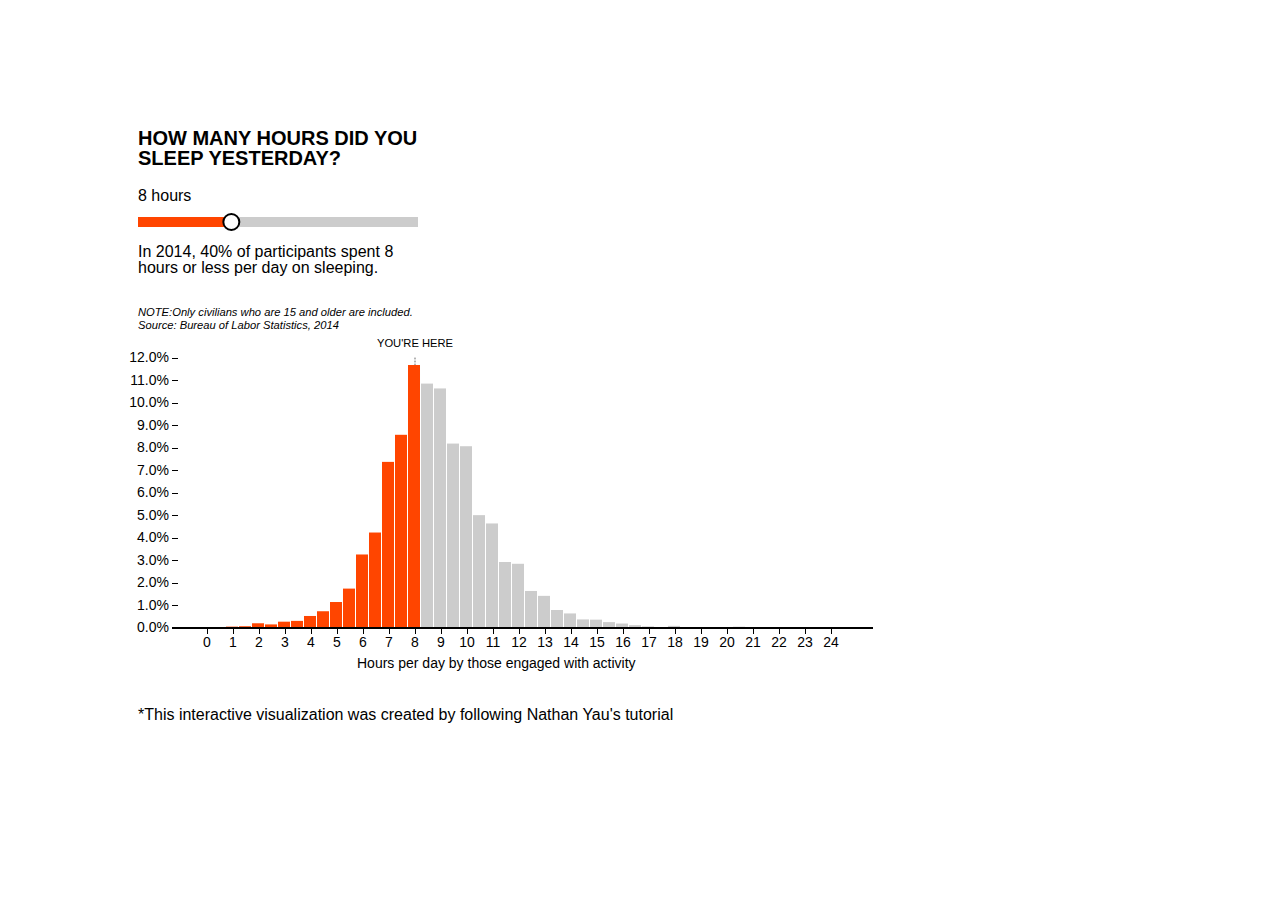
<file: slider-interactive/index.html>
<!DOCTYPE html>
<html>
<head>
    <title>Sleeping Time Survey</title>
    <link rel="stylesheet" href="css/style.css" type="text/css" media="screen" />
    <link rel="stylesheet" href="css/d3.slider.css" type="text/css" media="screen" />
</head>

<body>
<div id="main-wrapper" class="container">
    
    <div id="sliders">
        <div id="metric-descrip" class="metric">
            <h3>How many hours did you sleep yesterday?</h3>
            <div id="value" class="valuedesc"></div>
            <div id="valueslider" class="sliderholder"></div>
            <p>In 2014, 40% of participants spent 8 hours or less per day on sleeping.</p>
            <div id="note">
            <p>NOTE:Only civilians who are 15 and older are included.</p>
            <p>Source: Bureau of Labor Statistics, 2014</p>
            </div>
        </div>
    </div>
	
	<div id="chart"></div>
    <p id="ack">*This interactive visualization was created by following Nathan Yau's tutorial</p>
    
</div><!-- @end #main-wrapper -->



<script src="js/d3-3-5-5.min.js"></script>
<script src="js/d3.slider.js"></script>
<script src="js/d3-tip.js"></script>
<script src="js/main.js"></script>
</body>
</html>
</file>
<file: style.css>
html * {
        -webkit-font-smoothing: antialiased;
        -moz-osx-font-smoothing: grayscale;
        line-height: 1.2;
      }      

      body {
        margin:0;
        padding:0;
        font-family: "SourceSans", sans-serif;
      }

      #particle-slider {
        width: 100%;
        height: 100vh;
        margin: 0 auto;
        background:black url(img/back.png) center center / cover no-repeat;
        -webkit-background-size: cover;
           -moz-background-size: cover;
             -o-background-size: cover;
                background-size: cover;
        padding: 0;       
      }

      /* hide control & slide sources */
      #particle-slider div {
        display: none;
      }

      /* 2nd */
      .cd-intro {
        margin: 0;
        padding-bottom: 50px;
        background-color: black;
        width:100%;
        height: auto;
      }
      
      #about {
        padding-top: 4%;
        padding-left: 12%;
        width:100%;
      }

      .cd-intro p {    
        font-family: Helvetica;
        font-weight: 100;
        font-size: 1.4rem;
        color: #50A6C2;
        width:40%;
      }
      
      #head {
        margin:0;
        padding-top: 5%;
        padding-left: 5%;
      }

      img.figure {
        float: right;
        text-align: right;
        display: inline;
        padding-right: 10%;
        margin:0;
      }

      @media (max-width: 800px){
         img.figure {
          display:none;
        } 
      }
      
      span {
        font-size: 4rem;
        font-weight: bold;
        /*font-family: Helvetica;*/
      }
      b {
        color:white;
        font-size: 4rem;
        font-style: normal;
      }
      .cd-headline {
        font-size: 4rem;
        line-height: 1.2;
      }
      @media only screen and (min-width: 768px) {
        .cd-headline {
          font-size: 4em;
          font-weight: 300;
        }
      }
      @media only screen and (min-width: 1170px) {
        .cd-headline {
          font-size: 4rem;
        }
      }

      @media (max-width: 650px){
        .cd-headline {
          font-size: 1.3rem;
        }
        span {
        font-size: 1.2rem;
        font-weight: bold;
        /*font-family: Helvetica;*/
        }
        b {
          color:white;
          font-size: 1.2rem;
          font-style: normal;
        }
        .cd-intro p {    
          font-size: 1rem;
          width:85%;
          text-align: left;
        }
        #head {
          text-align: center;
        }
        #head2 {
          font-size: 2em !important;
        }
        #explanation {
          width:80% !important;
          font-size: 1em !important;
        }
      }

    .cd-words-wrapper {
      display: inline-block;
      position: relative;
      text-align: left;
    }
    .cd-words-wrapper b {
      display: inline-block;
      position: absolute;
      white-space: nowrap;
      left: 0;
      top: 0;
    }
    .cd-words-wrapper b.is-visible {
      position: relative;
    }
    .no-js .cd-words-wrapper b {
      opacity: 0;
    }
    .no-js .cd-words-wrapper b.is-visible {
      opacity: 1;
    }

    .cd-headline.type .cd-words-wrapper {
      vertical-align: top;
      overflow: hidden;
    }
    .cd-headline.type .cd-words-wrapper::after {
      /* vertical bar */
      content: '';
      position: absolute;
      right: 0;
      top: 50%;
      bottom: auto;
      -webkit-transform: translateY(-50%);
      -moz-transform: translateY(-50%);
      -ms-transform: translateY(-50%);
      -o-transform: translateY(-50%);
      transform: translateY(-50%);
      height: 90%;
      width: 1px;
      background-color: #aebcb9;
    }
    .cd-headline.type .cd-words-wrapper.waiting::after {
      -webkit-animation: cd-pulse 1s infinite;
      -moz-animation: cd-pulse 1s infinite;
      animation: cd-pulse 1s infinite;
    }
    .cd-headline.type .cd-words-wrapper.selected {
      background-color: #aebcb9;
    }
    .cd-headline.type .cd-words-wrapper.selected::after {
      visibility: hidden;
    }
    .cd-headline.type .cd-words-wrapper.selected b {
      color: #0d0d0d;
    }
    .cd-headline.type b {
      visibility: hidden;
    }
    .cd-headline.type b.is-visible {
      visibility: visible;
    }
    .cd-headline.type i {
      position: absolute;
      visibility: hidden;
    }
    .cd-headline.type i.in {
      position: relative;
      visibility: visible;
    }

    @-webkit-keyframes cd-pulse {
      0% {
        -webkit-transform: translateY(-50%) scale(1);
        opacity: 1;
      }
      40% {
        -webkit-transform: translateY(-50%) scale(0.9);
        opacity: 0;
      }
      100% {
        -webkit-transform: translateY(-50%) scale(0);
        opacity: 0;
      }
    }
    @-moz-keyframes cd-pulse {
      0% {
        -moz-transform: translateY(-50%) scale(1);
        opacity: 1;
      }
      40% {
        -moz-transform: translateY(-50%) scale(0.9);
        opacity: 0;
      }
      100% {
        -moz-transform: translateY(-50%) scale(0);
        opacity: 0;
      }
    }
    @keyframes cd-pulse {
      0% {
        -webkit-transform: translateY(-50%) scale(1);
        -moz-transform: translateY(-50%) scale(1);
        -ms-transform: translateY(-50%) scale(1);
        -o-transform: translateY(-50%) scale(1);
        transform: translateY(-50%) scale(1);
        opacity: 1;
      }
      40% {
        -webkit-transform: translateY(-50%) scale(0.9);
        -moz-transform: translateY(-50%) scale(0.9);
        -ms-transform: translateY(-50%) scale(0.9);
        -o-transform: translateY(-50%) scale(0.9);
        transform: translateY(-50%) scale(0.9);
        opacity: 0;
      }
      100% {
        -webkit-transform: translateY(-50%) scale(0);
        -moz-transform: translateY(-50%) scale(0);
        -ms-transform: translateY(-50%) scale(0);
        -o-transform: translateY(-50%) scale(0);
        transform: translateY(-50%) scale(0);
        opacity: 0;
      }

      /* 3rd */
      .cd-gallery-container {
        clear:both;
        margin: 0;
        padding: 0;
        
        width:100%;
        height:100%;
      }

      .cd-filter {
        padding-top: 10%;
      }
      
      #explanation {
        
        margin:2em auto;
        padding: 2em 0 2em 0;
        font-size:3rem;
      }

      #explanation p {
        
        font-size:3rem;
        text-align:left !important;
      }

      h1 {
        margin:0;
      }

      footer {
        width:100%;
        height:auto;
      }
</file>
<file: css/main.css>
/* -------------------------------- 

Primary style

-------------------------------- */
html * {
  -webkit-font-smoothing: antialiased;
  -moz-osx-font-smoothing: grayscale;
}

*, *:after, *:before {
  -webkit-box-sizing: border-box;
  -moz-box-sizing: border-box;
  box-sizing: border-box;
}

body {
  font-size: 100%;
  font-family: "Ubuntu", sans-serif;
  color: #333;
  background-color: white;
}

a {
  color: #383838;
  text-decoration: none;
}

img {
  max-width: 100%;
}

/* -------------------------------- 

Modules - reusable parts of our design

-------------------------------- */
.cd-container {
  width: 90%;
  max-width: 1200px;
  margin: 0 auto;
}
.cd-container::after {
  /* clearfix */
  content: '';
  display: table;
  clear: both;
}

/* -------------------------------- 

Main components 

-------------------------------- */
.cd-gallery-container {
  margin: 2em auto;
}
@media only screen and (min-width: 1200px) {
  .cd-gallery-container {
    margin: 4em auto;
  }
}

.cd-filter {
  position: relative;
  height: 40px;
  width: 150px;
  margin: 0 auto;
  cursor: pointer;
  z-index: 10;
}
.cd-filter::after {
  /* small arrow icon */
  content: '';
  position: absolute;
  right: 14px;
  top: 50%;
  bottom: auto;
  -webkit-transform: translateY(-50%);
  -moz-transform: translateY(-50%);
  -ms-transform: translateY(-50%);
  -o-transform: translateY(-50%);
  transform: translateY(-50%);
  display: inline-block;
  width: 16px;
  height: 16px;
  background: url("../img/icon-small-arrow.svg") no-repeat center center;
  -webkit-transition: all 0.3s;
  -moz-transition: all 0.3s;
  transition: all 0.3s;
  pointer-events: none;
}
.cd-filter ul {
  position: absolute;
  top: 0;
  left: 0;
  background: #FFF;
  border-radius: 0.25em;
  box-shadow: 0 1px 2px rgba(0, 0, 0, 0.1);
}
.cd-filter li {
  display: none;
}
.cd-filter li:first-child {
  display: block;
  /* this way the placehodler is alway visible */
}
.cd-filter li:last-child a {
  border-radius: 0 0 .25em .25em;
}
.cd-filter a {
  display: block;
  height: 40px;
  width: 150px;
  line-height: 40px;
  padding-left: 14px;
  font-size: 14px;
  font-size: 0.875rem;
  font-weight: 700;
  text-transform: uppercase;
}
.cd-filter a.selected {
  background: #1a7179;
  color: #FFF;
}
.no-touch .cd-filter a.selected:hover {
  background: #1f858e;
}
.cd-filter.is-open::after {
  -webkit-transform: translateY(-50%) rotate(-180deg);
  -moz-transform: translateY(-50%) rotate(-180deg);
  -ms-transform: translateY(-50%) rotate(-180deg);
  -o-transform: translateY(-50%) rotate(-180deg);
  transform: translateY(-50%) rotate(-180deg);
  /* small arrow rotation */
}
.cd-filter.is-open ul li {
  display: block;
}
.cd-filter.is-open .placeholder a {
  opacity: .4;
  /* reduces the opacity of the placeholder on mobile when the menu is open */
}
@media only screen and (min-width: 768px) {
  .cd-filter {
    height: auto;
    width: auto;
  }
  .cd-filter::after {
    display: none;
  }
  .cd-filter ul {
    background: transparent;
    position: static;
    box-shadow: none;
    text-align: center;
  }
  .cd-filter li {
    display: inline-block;
    margin: 0 .4em;
  }
  .cd-filter li:first-child {
    display: inline-block;
  }
  .cd-filter li.placeholder {
    display: none !important;
  }
  .cd-filter li.placeholder a {
    display: none;
  }
  .cd-filter a {
    display: inline-block;
    padding: 1em 2em;
    height: auto;
    width: auto;
    line-height: 1;
    border-radius: 50em !important;
  }
  .no-touch .cd-filter a:hover {
    box-shadow: inset 0 0 0 2px rgba(56, 56, 56, 0.2);
  }
  .cd-filter a.selected:hover {
    box-shadow: none;
    /* removes the hover effect from the selected item */
  }
  .cd-filter.is-open ul li {
    display: inline-block;
  }
}

/* -------------------------------- 

xgallery 

-------------------------------- */
.cd-gallery {
  margin-top: 2em;
  position: relative;
  z-index: 5;
}
.cd-gallery > li {
  position: relative;
  margin-bottom: 1em;
}
.cd-gallery .cd-item-wrapper {
  /* this is the item that rotates */
  position: relative;
}
.touch .cd-gallery .cd-item-wrapper {
  /* fix a bug on IOS8 - rotating elements dissapear*/
  -webkit-perspective: 800px;
  -moz-perspective: 800px;
  perspective: 800px;
}
.cd-gallery .cd-item-wrapper.is-switched .is-visible {
  -webkit-transform: rotateY(180deg);
  -moz-transform: rotateY(180deg);
  -ms-transform: rotateY(180deg);
  -o-transform: rotateY(180deg);
  transform: rotateY(180deg);
  -webkit-animation: cd-rotate 0.5s;
  -moz-animation: cd-rotate 0.5s;
  animation: cd-rotate 0.5s;
}
.cd-gallery .cd-item-wrapper.is-switched .is-hidden {
  -webkit-transform: rotateY(0);
  -moz-transform: rotateY(0);
  -ms-transform: rotateY(0);
  -o-transform: rotateY(0);
  transform: rotateY(0);
  -webkit-animation: cd-rotate-inverse 0.5s;
  -moz-animation: cd-rotate-inverse 0.5s;
  animation: cd-rotate-inverse 0.5s;
  opacity: 0;
}
.cd-gallery .cd-item-wrapper.is-switched .is-selected {
  opacity: 1;
}
.cd-gallery .cd-item-wrapper > li {
  -webkit-backface-visibility: hidden;
  backface-visibility: hidden;
  border-radius: 0.25em;
  box-shadow: 0 1px 3px rgba(0, 0, 0, 0.1);
}
.cd-gallery .cd-item-wrapper > li img {
  display: block;
  width: 100%;
  border-radius: 0.25em;
}
.cd-gallery li.is-visible {
  /* the front item, visible by default */
  position: relative;
  z-index: 5;
}
.cd-gallery li.is-hidden {
  /* the hidden items, right behind the front one */
  position: absolute;
  top: 0;
  left: 0;
  height: 100%;
  width: 100%;
  z-index: 1;
  -webkit-transform: rotateY(180deg);
  -moz-transform: rotateY(180deg);
  -ms-transform: rotateY(180deg);
  -o-transform: rotateY(180deg);
  transform: rotateY(180deg);
}
.cd-gallery li.is-selected {
  /* the next item that will be visible */
  z-index: 3 !important;
}
@media only screen and (min-width: 480px) {
  .cd-gallery > li {
    width: 48%;
    float: left;
    margin-right: 4%;
    margin-bottom: 1.2em;
  }
  .cd-gallery > li:nth-of-type(2n) {
    margin-right: 0;
  }
}
@media only screen and (min-width: 768px) {
  .cd-gallery > li {
    width: 22%;
    float: left;
  }
  .cd-gallery > li:nth-of-type(2n) {
    margin-right: 4%;
  }
  .cd-gallery > li:nth-of-type(4n) {
    margin-right: 0;
  }
}
@media only screen and (min-width: 1200px) {
  .cd-gallery {
    margin-top: 4em;
  }
}

/* -------------------------------- 

xkeyframes 

-------------------------------- */
@-webkit-keyframes cd-rotate {
  0% {
    -webkit-transform: perspective(800px) rotateY(0);
  }
  70% {
    -webkit-transform: perspective(800px) rotateY(200deg);
    /* this creates the bounce effect */
  }
  100% {
    -webkit-transform: perspective(800px) rotateY(180deg);
  }
}
@-moz-keyframes cd-rotate {
  0% {
    -moz-transform: perspective(800px) rotateY(0);
  }
  70% {
    -moz-transform: perspective(800px) rotateY(200deg);
    /* this creates the bounce effect */
  }
  100% {
    -moz-transform: perspective(800px) rotateY(180deg);
  }
}
@keyframes cd-rotate {
  0% {
    -webkit-transform: perspective(800px) rotateY(0);
    -moz-transform: perspective(800px) rotateY(0);
    -ms-transform: perspective(800px) rotateY(0);
    -o-transform: perspective(800px) rotateY(0);
    transform: perspective(800px) rotateY(0);
  }
  70% {
    -webkit-transform: perspective(800px) rotateY(200deg);
    -moz-transform: perspective(800px) rotateY(200deg);
    -ms-transform: perspective(800px) rotateY(200deg);
    -o-transform: perspective(800px) rotateY(200deg);
    transform: perspective(800px) rotateY(200deg);
    /* this creates the bounce effect */
  }
  100% {
    -webkit-transform: perspective(800px) rotateY(180deg);
    -moz-transform: perspective(800px) rotateY(180deg);
    -ms-transform: perspective(800px) rotateY(180deg);
    -o-transform: perspective(800px) rotateY(180deg);
    transform: perspective(800px) rotateY(180deg);
  }
}
@-webkit-keyframes cd-rotate-inverse {
  0% {
    -webkit-transform: perspective(800px) rotateY(-180deg);
  }
  70% {
    -webkit-transform: perspective(800px) rotateY(20deg);
    /* this creates the bounce effect */
  }
  100% {
    -webkit-transform: perspective(800px) rotateY(0);
  }
}
@-moz-keyframes cd-rotate-inverse {
  0% {
    -moz-transform: perspective(800px) rotateY(-180deg);
  }
  70% {
    -moz-transform: perspective(800px) rotateY(20deg);
    /* this creates the bounce effect */
  }
  100% {
    -moz-transform: perspective(800px) rotateY(0);
  }
}
@keyframes cd-rotate-inverse {
  0% {
    -webkit-transform: perspective(800px) rotateY(-180deg);
    -moz-transform: perspective(800px) rotateY(-180deg);
    -ms-transform: perspective(800px) rotateY(-180deg);
    -o-transform: perspective(800px) rotateY(-180deg);
    transform: perspective(800px) rotateY(-180deg);
  }
  70% {
    -webkit-transform: perspective(800px) rotateY(20deg);
    -moz-transform: perspective(800px) rotateY(20deg);
    -ms-transform: perspective(800px) rotateY(20deg);
    -o-transform: perspective(800px) rotateY(20deg);
    transform: perspective(800px) rotateY(20deg);
    /* this creates the bounce effect */
  }
  100% {
    -webkit-transform: perspective(800px) rotateY(0);
    -moz-transform: perspective(800px) rotateY(0);
    -ms-transform: perspective(800px) rotateY(0);
    -o-transform: perspective(800px) rotateY(0);
    transform: perspective(800px) rotateY(0);
  }
}
</file>
<file: css/demo.css>
@import url(http://fonts.googleapis.com/css?family=Raleway:400,600,700);

@font-face {
	font-weight: normal;
	font-style: normal;
	font-family: 'codropsicons';
	src:url('../fonts/codropsicons/codropsicons.eot');
	src:url('../fonts/codropsicons/codropsicons.eot?#iefix') format('embedded-opentype'),
		url('../fonts/codropsicons/codropsicons.woff') format('woff'),
		url('../fonts/codropsicons/codropsicons.ttf') format('truetype'),
		url('../fonts/codropsicons/codropsicons.svg#codropsicons') format('svg');
}

*, *:after, *:before { -webkit-box-sizing: border-box; box-sizing: border-box; }
.clearfix:before, .clearfix:after { content: ''; display: table; }
.clearfix:after { clear: both; }

body {
	background: white;
	font-weight: 400;
	font-size: 1em;
	font-family: 'Raleway', Arial, sans-serif;
}

a {
	color: #B24E51;
	text-decoration: none;
}

a:hover,
a:focus {
	color: #afb3b8;
	outline: none;
}

.theme-2 { background: #434d55; }
.theme-2 a { color: #4991C2; }
.theme-2 a:hover, .theme-2 a:focus { color: #74777b; }

.theme-3 { background: #e4eaea; color: #74777b;}
.theme-3 a { color: #e35583; }
.theme-3 a:hover, .theme-3 a:focus { color: #74777b; }

.theme-4 a { color: #6EAE8C; }
.theme-4 a:hover, .theme-4 a:focus { color: #74777b; }

.theme-5 { background: #e4eaea; color: #74777b;}
.theme-5 a { color: #EA8686; }
.theme-5 a:hover, .theme-5 a:focus { color: #74777b; }

.theme-6 a { color: #CFB75C; }
.theme-6 a:hover, .theme-6 a:focus { color: #74777b; }

.theme-7 { background: #E8E8E8; color: #FF72AD;}
.theme-7 a { color: #415c71; }
.theme-7 a:hover, .theme-7 a:focus { color: #509EDB; }

.theme-8 a { color: #938edc; }

.theme-9 { background: #3D4444; color: #DADADA;}
.theme-9 a { color: #DA7071; }
.theme-9 a:hover, .theme-9 a:focus { color: #74777b; }

.content {
	min-height: 250px;
	margin: 0 auto;
	padding-bottom: 2em;
}

.content--tiny {
	max-width: 800px;
}

.container {
	text-align: center;
	padding: 5.25em 0.5em 0;
}

/* Header */
.codrops-header {
	padding: 0;
	letter-spacing: -1px;
}

.codrops-header h1 {
	font-weight: 800;
	font-size: 3.5em;
	line-height: 1;
	margin: 0;
}

.codrops-header h1 span {
	display: block;
	font-size: 35%;
	letter-spacing: 1px;
	padding-top: 0.75em;
	color: #afb3b8;
}

/* To Navigation Style */
.codrops-links {
	text-transform: uppercase;
	font-weight: 300;
	font-size: 1.25em;
}

.codrops-links a {
	display: inline-block;
	padding: 0.5em 0;
	margin: 0.5em;
	text-decoration: none;
	letter-spacing: 1px;
}

.codrops-icon span {
	display: none;
}

.codrops-icon:before {
	margin: 0 4px;
	text-transform: none;
	font-weight: normal;
	font-style: normal;
	font-variant: normal;
	font-family: 'codropsicons';
	line-height: 1;
	speak: none;
	-webkit-font-smoothing: antialiased;
}

.codrops-icon-drop:before {
	content: "\e001";
}

.codrops-icon-prev:before {
	content: "\e004";
}

/* Codrops demo links */
.codrops-demos {
	margin: 3em auto;
	max-width: 700px;
}

.codrops-demos a {
	font-weight: 700;
	text-transform: uppercase;
	letter-spacing: 1px;
	padding: 0.25em 0;
	margin: 5px 10px;
	display: inline-block;
	font-size: 0.85em;
}

.codrops-demos a.current-demo {
	opacity: 0.5;
}

/* Related demos */
.related {
	text-align: center;
	padding: 10em 0;
	clear: both;
	font-weight: bold;
}

.related > a {
	width: 200px;
	display: inline-block;
	text-align: center;
	margin: 1em;
	font-size: 0.8em;
	vertical-align: top;
}

.related a img {
	max-width: 100%;
	opacity: 0.8;
}

.related a:hover img,
.related a:active img {
	opacity: 1;
}

.related a h3 {
	margin: 0;
	font-size: ;
	padding: 0.5em 0 0.3em;
	max-width: 200px;
	text-align: left;
}

@media screen and (max-width: 30em) {
	.codrops-header h1 {
		font-size: 3em;
	}
}
</file>
<file: google-government-request/c3.css>
/*-- Chart --*/
.c3 svg {
  font: 10px sans-serif; }

.c3 path, .c3 line {
  fill: none;
  stroke: #000; }

.c3 text {
  -webkit-user-select: none;
  -moz-user-select: none;
  user-select: none; }

.c3-legend-item-tile, .c3-xgrid-focus, .c3-ygrid, .c3-event-rect, .c3-bars path {
  shape-rendering: crispEdges; }

.c3-chart-arc path {
  stroke: #fff; }

.c3-chart-arc text {
  fill: #fff;
  font-size: 13px; }

/*-- Axis --*/
/*-- Grid --*/
.c3-grid line {
  stroke: #aaa; }

.c3-grid text {
  fill: #aaa; }

.c3-xgrid, .c3-ygrid {
  stroke-dasharray: 3 3; }

/*-- Text on Chart --*/
.c3-text.c3-empty {
  fill: #808080;
  font-size: 2em; }

/*-- Line --*/
.c3-line {
  stroke-width: 1px; }

/*-- Point --*/
.c3-circle._expanded_ {
  stroke-width: 1px;
  stroke: white; }

.c3-selected-circle {
  fill: white;
  stroke-width: 2px; }

/*-- Bar --*/
.c3-bar {
  stroke-width: 0; }

.c3-bar._expanded_ {
  fill-opacity: 0.75; }

/*-- Focus --*/
.c3-target.c3-focused {
  opacity: 1; }

.c3-target.c3-focused path.c3-line, .c3-target.c3-focused path.c3-step {
  stroke-width: 2px; }

.c3-target.c3-defocused {
  opacity: 0.3 !important; }

/*-- Region --*/
.c3-region {
  fill: steelblue;
  fill-opacity: 0.1; }

/*-- Brush --*/
.c3-brush .extent {
  fill-opacity: 0.1; }

/*-- Select - Drag --*/
/*-- Legend --*/
.c3-legend-item {
  font-size: 12px; }

.c3-legend-item-hidden {
  opacity: 0.15; }

.c3-legend-background {
  opacity: 0.75;
  fill: white;
  stroke: lightgray;
  stroke-width: 1; }

/*-- Tooltip --*/
.c3-tooltip-container {
  z-index: 10; }

.c3-tooltip {
  border-collapse: collapse;
  border-spacing: 0;
  background-color: #fff;
  empty-cells: show;
  -webkit-box-shadow: 7px 7px 12px -9px #777777;
  -moz-box-shadow: 7px 7px 12px -9px #777777;
  box-shadow: 7px 7px 12px -9px #777777;
  opacity: 0.9; }

.c3-tooltip tr {
  border: 1px solid #CCC; }

.c3-tooltip th {
  background-color: #aaa;
  font-size: 14px;
  padding: 2px 5px;
  text-align: left;
  color: #FFF; }

.c3-tooltip td {
  font-size: 13px;
  padding: 3px 6px;
  background-color: #fff;
  border-left: 1px dotted #999; }

.c3-tooltip td > span {
  display: inline-block;
  width: 10px;
  height: 10px;
  margin-right: 6px; }

.c3-tooltip td.value {
  text-align: right; }

/*-- Area --*/
.c3-area {
  stroke-width: 0;
  opacity: 0.2; }

/*-- Arc --*/
.c3-chart-arcs-title {
  dominant-baseline: middle;
  font-size: 1.3em; }

.c3-chart-arcs .c3-chart-arcs-background {
  fill: #e0e0e0;
  stroke: none; }

.c3-chart-arcs .c3-chart-arcs-gauge-unit {
  fill: #000;
  font-size: 16px; }

.c3-chart-arcs .c3-chart-arcs-gauge-max {
  fill: #777; }

.c3-chart-arcs .c3-chart-arcs-gauge-min {
  fill: #777; }

.c3-chart-arc .c3-gauge-value {
  fill: #000;
  /*  font-size: 28px !important;*/ }
</file>
<file: polio_eradication_d3/css/d3.slider.css>
.d3-slider {
    position: relative;
    font-family: helvetica,Arial,sans-serif;
    font-size: 1.1em;
    border: 1px solid #aaaaaa;
    z-index: 2;
}

.d3-slider-horizontal {
    height: .8em;
}  

.d3-slider-range {
  background:#2980b9;
  left:0px;
  right:0px;
  height: 0.8em;
  position: absolute;
}

.d3-slider-range-vertical {
  background:#2980b9;
  left:0px;
  right:0px;
  position: absolute;
  top:0;
}

.d3-slider-vertical {
    width: .8em;
    height: 100px;
}      

.d3-slider-handle {
    position: absolute;
    width: 1.4em;
    height: 1.4em;
    border: 1px solid #d3d3d3;
    border-radius: 50px;
    background: #eee;
    background: linear-gradient(to bottom, #eee 0%, #ddd 100%);
    z-index: 3;
}

.d3-slider-handle:hover {
    border: 1px solid #999999;
}

.d3-slider-horizontal .d3-slider-handle {
    top: -.3em;
    margin-left: -.6em;
}

.d3-slider-axis {
    position: relative;
    z-index: 1;    
}

.d3-slider-axis-bottom {
    top: .8em;
}

.d3-slider-axis-right {
    left: .8em;
}

.d3-slider-axis path {
    stroke-width: 0;
    fill: none;
}

.d3-slider-axis line {
    fill: none;
    stroke: #aaa;
    shape-rendering: crispEdges;
}

.d3-slider-axis text {
    font-size: 11px;
}

.d3-slider-vertical .d3-slider-handle {
    left: -.25em;
    margin-left: 0;
    margin-bottom: -.6em;      
}
</file>
<file: slider-interactive/css/d3.slider.css>
.d3slider {
  z-index: 2;
  height: 100%;
  background: none;
}

.d3slider-rect-range {
  fill: #ccc;
  stroke: none;
}

.d3slider-rect-value {
  fill: #ff4500;
  stroke: none;
}

.d3slider-axis {
  position: relative;
  z-index: 1;
  cursor: col-resize;
}

.d3slider-axis path {
  display: none;
  fill: none;
  stroke: #000;
  shape-rendering: crispEdges;
}

.d3slider-axis line {
    fill: none;
    stroke: #000;
    shape-rendering: crispEdges;
}

.d3slider text {
  font: 10px sans-serif;
}

.tick.minor text {
  display: none;
}

.tick line {
  stroke-width: 1;
}
.tick.minor line {
  stroke-width: 1;
  stroke: #bbb;
}

.dragger rect {
  fill: #71ACE3;
  stroke: none;
  z-index: 3;
}

.dragger line {
  stroke: #aa0000;
  fill: none;
}

.dragger-outer {
  fill: #fff;
  stroke: #000;
  stroke-width: 2;
}

.dragger-inner {
/*  fill: #B30424;*/
  fill: #fff;
  stroke: none;
}

.min-marker line {
  stroke: #aa0000;
  fill: none;
}

.overlay {
  fill: none;
  pointer-events: all;
  z-index: 1;
}
</file>
<file: map_american_travel/style.css>
/* Normalize */
body, div, dl, dt, dd, ul, ol, li, h1, h2, h3, h4, h5, h6, pre, form, fieldset, input, p, blockquote, th, td, legend {
	margin: 0;
	padding: 0;
}
h1,h2,h3,h4,h5,h6 { font-family: Arial, Helvetica, sans-serif; font-weight: bold; font-size: 100%; }
address, caption, cite, code, dfn, th, var { font-style: normal; font-weight: normal; }
table { border-collapse: collapse; border-spacing: 0; }
fieldset,img { border: 0; }
caption,th { text-align: left; }
/* @end */
#title {
  text-align: center;
  font-size: 2em;
  margin-top: 3%;
}

#credit {
  margin:0 auto 3% auto;
  text-align: center;
}

#byline {
  font-size: 0.5em;
  font-family: helvetica, sans-serif;
  margin-top: 1%;
}

#main-wrapper {
    width: 960px;
    margin: 5% auto 1% auto;
}
#metrics { width: 920px; margin: 0 auto 15px 0; font-family: Helvetica, sans-serif; }
#metrics #instruct { 
    text-align: left; 
    margin-bottom: 10px;
    margin-right: 20px; 
    float: left; 
    width: 210px; 
    font-size: 14px; 
    line-height: 1.4em;
    font-family: Georgia, serif;
}
#metrics h3 { font-size: 13px; font-family: Helvetica, sans-serif; text-align: center; margin-bottom: 0; }
#metrics ul { font-size: 12px; font-family: Helvetica, sans-serif; margin-left: 0; padding: 0; }
#metrics ul li { 
    list-style: none; 
    margin: 10px 10px 0 0; 
    padding: 4px 0; 
    display: inline-block;
    width: 108px;
    /*background: #e0e0e0;*/
    cursor: pointer;
    text-align: center;
    font-size: 11px;
    border: 1px solid #e0e0e0;
}
#metrics ul li.bottom { margin-bottom: 0; }
#metrics #motor { width: 250px; float: left; border-right: 1px solid #ccc; margin-right: 15px; }
#metrics #non-motor { width: 250px; float: left; padding-left: 5px;  }
#metrics .block-button { width: 80px; display: block; float:left; clear:both; }
div.tooltip {
    position: absolute;
    text-align: left;
    width: 170px;
    padding: 10px;
    font-size: 10px;
    font-family: Helvetica, sans-serif;
    background: #000;
    pointer-events: none;
    opacity: 0;
    color: #ffffff;
}
div.tooltip h3 { 
  font-size: 12px; margin: 0 0 7px 0; 
  line-height: 1.2em;
}
div.tooltip .line { clear: both; margin-top: 3px; font-size: 11px; }
div.tooltip .symbol { float: left; width: 6px; height: 6px; margin: 3px 4px 0 0; }
div.tooltip .val { float: right; width: 25px; text-align: right; margin-right: 4px; }
div.tooltip .moe { float: right; color: #aaa; width: 30px; text-align: right; }
.overlay {
  fill: none;
  pointer-events: all;
}
.button { fill: #000; }
.counties {
  fill: #e0e0e0;
}
.states {
  fill: none;
  stroke: #fff;
  stroke-width: 1.5px;
  stroke-linejoin: round;
}

.counties path.selected {
    stroke: #000;
    stroke-width: 0.5px;
}



path.HC01_EST_VC04, #metrics ul li.selected.HC01_EST_VC04, .tooltip .HC01_EST_VC04 { fill: #4575b4; background: #4575b4; }
path.HC01_EST_VC05, #metrics ul li.selected.HC01_EST_VC05, .tooltip .HC01_EST_VC05 { fill: #91bfdb; background: #91bfdb; }
path.HC01_EST_VC10, #metrics ul li.selected.HC01_EST_VC10, .tooltip .HC01_EST_VC10 { fill: #e0f3f8; background: #e0f3f8; }
path.HC01_EST_VC11, #metrics ul li.selected.HC01_EST_VC11, .tooltip .HC01_EST_VC11 { fill: #fddbc7; background: #fddbc7; }
path.HC01_EST_VC12, #metrics ul li.selected.HC01_EST_VC12, .tooltip .HC01_EST_VC12 { fill: #fee090; background: #fee090; }
path.HC01_EST_VC13, #metrics ul li.selected.HC01_EST_VC13, .tooltip .HC01_EST_VC13 { fill: #fc8d59; background: #fc8d59; }
path.HC01_EST_VC14, #metrics ul li.selected.HC01_EST_VC14, .tooltip .HC01_EST_VC14 { fill: #d73027; background: #d73027; }
path.NODATA { fill: #fff; }

.clr { clear: both; }
</file>
<file: slider-interactive/css/style.css>
/* #Reset & Basics (Inspired by E. Meyers)
================================================== */
	html, body, div, span, applet, object, iframe, h1, h2, h3, h4, h5, h6, p, blockquote, pre, a, abbr, acronym, address, big, cite, code, del, dfn, em, img, ins, kbd, q, s, samp, small, strike, strong, sub, sup, tt, var, b, u, i, center, dl, dt, dd, ol, ul, li, fieldset, form, label, legend, table, caption, tbody, tfoot, thead, tr, th, td, article, aside, canvas, details, embed, figure, figcaption, footer, header, hgroup, menu, nav, output, ruby, section, summary, time, mark, audio, video {
		margin: 0;
		padding: 0;
		border: 0;
		font-size: 100%;
		font: inherit;
		vertical-align: baseline; }
	article, aside, details, figcaption, figure, footer, header, hgroup, menu, nav, section {
		display: block; }
	body {
		line-height: 1; }
	ol, ul {
		list-style: none; }
	blockquote, q {
		quotes: none; }
	blockquote:before, blockquote:after,
	q:before, q:after {
		content: '';
		content: none; }
	table {
		border-collapse: collapse;
		border-spacing: 0; }
    p {
        font-family: helvetica,sans-serif;
        font-size: 1em;
        margin: 0 0 0px 10px;
    }


    #note{
        font-size: 0.7em;
        font-style: italic;
        margin-top: 10%;
        line-height: 120%;
    }

#main-wrapper {
/*    width: 1090px;*/
    margin: 10% 10%;
    font-family: helvetica,sans-serif;
}
h3 {
    font-size: 20px;
    font-weight: bold;
    text-transform: uppercase;
    margin: 0 0 20px 10px;
}

#sliders {
    width: 300px;
    float: left;
    margin-right: 20px;
}
.valuedesc {
    height: 24px;
    padding: 0 10px;
	font-size: 16px;
}
#description {
    font-family: helvetica,sans-serif;
    font-style: italic;
    margin: 30px 0;
    padding: 0 10px;
    font-size: 13px;
	line-height: 1.5em;
}

.clr { clear: both; }


.bar {
  fill: #ccc;
}

#sleeping .bar.highlight, .sleeping span {
    fill: #ff4500;
	color: #ff4500;
}

.axis {
  font: 10px sans-serif;
}
    .axis path,
    .axis line {
      fill: none;
      stroke: #000;
      shape-rendering: crispEdges;
    }
    .axis text {
        font-family: helvetica,sans-serif;
        font-size: 14px;
    }
    .y.axis path { display: none; }
    .x.axis path { display: none; }

.baseline line {
    stroke: #000;
    stroke-width: 2px;
}

#indicator line {
    stroke: #666;
    stroke-width: 1px;
    stroke-dasharray: 1,2;
    stroke-linecap: round;
}
#indicator text {
    font-family: helvetica,sans-serif;
    text-anchor: middle;
    font-size: 0.7em;
    text-transform: uppercase;
}

.d3-tip {
    font-size:0.5em;
    font-weight: 400;
    font-family:helvetica,sans-serif;
    padding: 6px;
    background: rgba(0, 0, 0, 0.6);
    color: #FFA500;
    border-radius: 1px;
    pointer-events: none;
}

.d3-tip:after {      
      box-sizing: border-box;
      display: inline;
      font-size: 8px;
      width: 100%;
      line-height: 1.5;
      color: rgba(0, 0, 0, 0.6);
      position: absolute;
      pointer-events: none;
    }

.d3-tip.n:after {
      content: "\25BC";
      margin: -1px 0 0 0;
      top: 100%;
      left: 0;
      text-align: center;
    }

#ack {
    margin-top: 3%;
}
</file>
